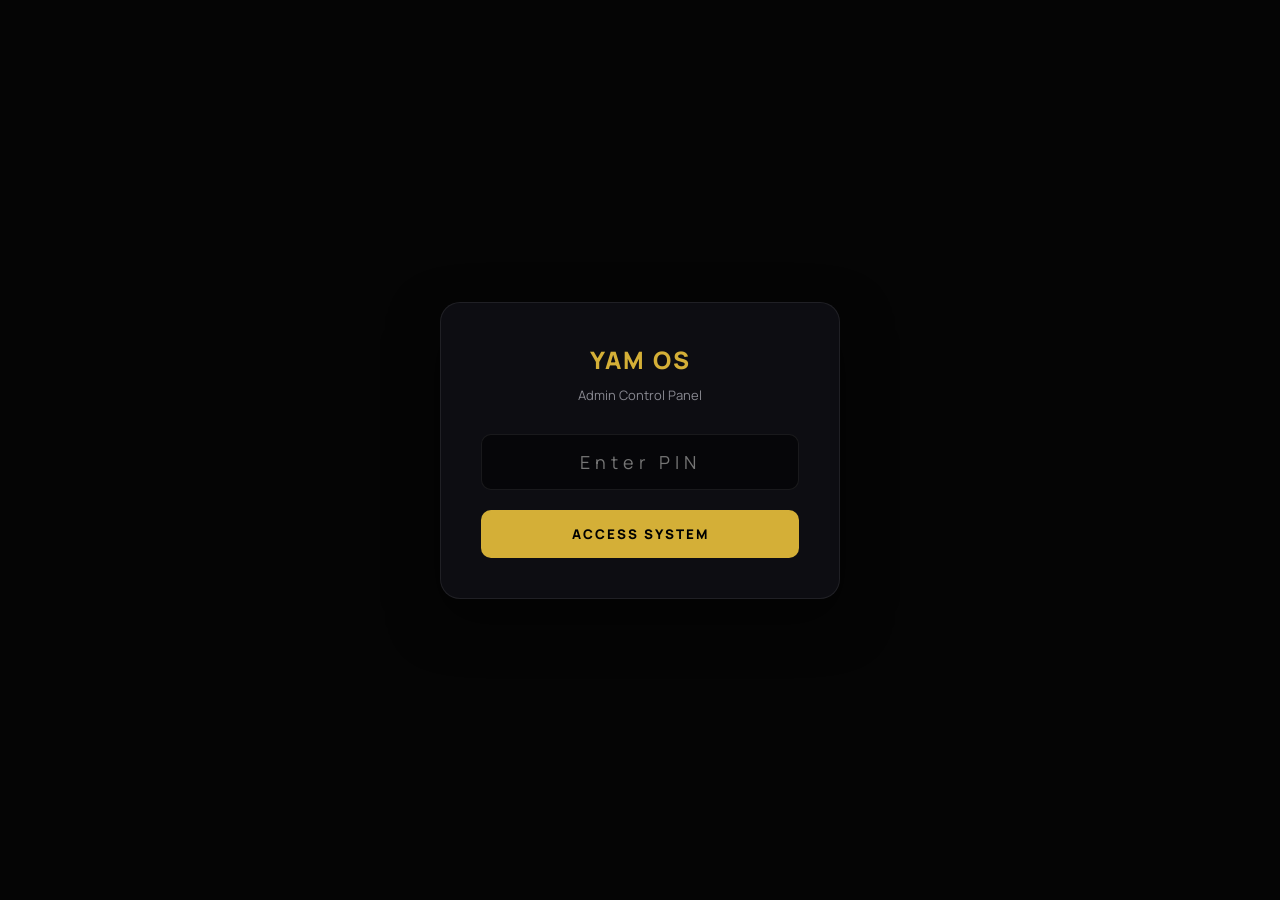
<file: admin.html>
<!DOCTYPE html>
<html lang="en" data-theme="dark">
<head>
    <meta charset="UTF-8">
    <meta name="robots" content="noindex,nofollow">
    <link rel="icon" type="image/png" href="assets/favicon.png">
    <meta name="viewport" content="width=device-width, initial-scale=1.0, maximum-scale=1.0, user-scalable=no">
    <title>Yam OS | Admin Dashboard</title>
    <link href="https://fonts.googleapis.com/css2?family=Manrope:wght@400;500;600;700;800&display=swap" rel="stylesheet">
    
    <style>
        :root {
            --bg-dark: #050505; --bg-panel: #0d0d12; --border-color: rgba(255,255,255,0.08);
            --text-main: #ffffff; --text-muted: #888890; --gold: #d4af37; --gold-hover: #f3dca3;
            --danger: #ff4757; --success: #2ecc71; --sidebar-width: 250px;
        }

        * { margin: 0; padding: 0; box-sizing: border-box; font-family: 'Manrope', sans-serif; }
        body { background: var(--bg-dark); color: var(--text-main); overflow-x: hidden; }

        /* ==========================================================
           1. SECURITY LOGIN
           ========================================================== */
        #login-overlay { position: fixed; inset: 0; background: var(--bg-dark); z-index: 9999; display: flex; align-items: center; justify-content: center; transition: 0.5s ease; }
        .login-box { background: var(--bg-panel); padding: 40px; border-radius: 20px; border: 1px solid var(--border-color); text-align: center; width: 100%; max-width: 400px; box-shadow: 0 20px 50px rgba(0,0,0,0.5); }
        .login-box h2 { color: var(--gold); margin-bottom: 10px; font-weight: 800; letter-spacing: 2px; text-transform: uppercase; }
        .login-box p { color: var(--text-muted); font-size: 13px; margin-bottom: 30px; }
        .login-box input { width: 100%; padding: 15px; background: rgba(0,0,0,0.5); border: 1px solid var(--border-color); border-radius: 10px; color: #fff; text-align: center; font-size: 18px; letter-spacing: 5px; outline: none; margin-bottom: 20px; transition: 0.3s; }
        .login-box input:focus { border-color: var(--gold); }
        .login-box button { width: 100%; padding: 15px; background: var(--gold); color: #000; font-weight: 800; border: none; border-radius: 10px; text-transform: uppercase; letter-spacing: 2px; cursor: pointer; transition: 0.3s; }
        .login-box button:hover { background: var(--gold-hover); transform: translateY(-2px); }
        .login-error { color: var(--danger); font-size: 12px; margin-top: 15px; display: none; }

        /* ==========================================================
           2. LAYOUT & SIDEBAR
           ========================================================== */
        .admin-wrapper { display: flex; height: 100vh; overflow: hidden; opacity: 0; pointer-events: none; transition: 0.5s ease; }
        .admin-wrapper.active { opacity: 1; pointer-events: all; }

        .sidebar { width: var(--sidebar-width); background: var(--bg-panel); border-right: 1px solid var(--border-color); display: flex; flex-direction: column; transition: 0.3s ease; z-index: 100; }
        .sidebar-header { padding: 30px 20px; text-align: center; border-bottom: 1px solid var(--border-color); }
        .sidebar-header h1 { font-size: 22px; font-weight: 800; letter-spacing: 2px; color: var(--gold); }
        .sidebar-header span { font-size: 10px; color: var(--success); text-transform: uppercase; letter-spacing: 1px; }
        
        .nav-links { flex: 1; padding: 20px 0; display: flex; flex-direction: column; gap: 5px; }
        .nav-link { padding: 15px 25px; color: var(--text-muted); font-size: 13px; font-weight: 600; text-transform: uppercase; letter-spacing: 1px; cursor: pointer; display: flex; align-items: center; gap: 15px; transition: 0.3s; border-right: 3px solid transparent; }
        .nav-link svg { width: 18px; height: 18px; stroke: currentColor; stroke-width: 2; fill: none; }
        .nav-link:hover { color: var(--text-main); background: rgba(255,255,255,0.02); }
        .nav-link.active { color: var(--gold); background: rgba(212, 175, 55, 0.05); border-right-color: var(--gold); }
        
        .sidebar-footer { padding: 20px; border-top: 1px solid var(--border-color); }
        .btn-logout { width: 100%; padding: 12px; background: transparent; border: 1px solid var(--border-color); color: var(--text-muted); border-radius: 8px; cursor: pointer; transition: 0.3s; font-weight: 600; }
        .btn-logout:hover { border-color: var(--danger); color: var(--danger); }

        .main-content { flex: 1; overflow-y: auto; background: var(--bg-dark); position: relative; }
        .topbar { padding: 20px 40px; background: rgba(5,5,5,0.9); backdrop-filter: blur(10px); position: sticky; top: 0; z-index: 10; border-bottom: 1px solid var(--border-color); display: flex; justify-content: space-between; align-items: center; }
        .page-title { font-size: 18px; font-weight: 700; color: var(--text-main); }
        
        .mobile-toggle { display: none; background: transparent; border: none; color: var(--gold); cursor: pointer; }
        .mobile-toggle svg { width: 24px; height: 24px; stroke: currentColor; stroke-width: 2; }

        .section-container { padding: 40px; display: none; animation: fadeIn 0.4s ease forwards; }
        .section-container.active { display: block; }
        @keyframes fadeIn { from { opacity: 0; transform: translateY(10px); } to { opacity: 1; transform: translateY(0); } }

        /* ==========================================================
           3. DASHBOARD STATS
           ========================================================== */
        .stats-grid { display: grid; grid-template-columns: repeat(auto-fit, minmax(200px, 1fr)); gap: 20px; margin-bottom: 40px; }
        .stat-card { background: var(--bg-panel); border: 1px solid var(--border-color); padding: 25px; border-radius: 16px; display: flex; flex-direction: column; gap: 10px; }
        .stat-card .icon { color: var(--gold); }
        .stat-card h3 { font-size: 32px; font-weight: 800; }
        .stat-card p { font-size: 12px; color: var(--text-muted); text-transform: uppercase; letter-spacing: 1px; }

        .data-table-wrap { background: var(--bg-panel); border: 1px solid var(--border-color); border-radius: 16px; overflow: hidden; }
        .data-table { width: 100%; border-collapse: collapse; text-align: left; }
        .data-table th { padding: 20px; font-size: 11px; text-transform: uppercase; color: var(--text-muted); border-bottom: 1px solid var(--border-color); background: rgba(0,0,0,0.2); }
        .data-table td { padding: 20px; font-size: 14px; border-bottom: 1px solid var(--border-color); }
        
        /* ==========================================================
           4. FORMS & UPLOAD SYSTEM (Queue + Progress)
           ========================================================== */
        .card { background: var(--bg-panel); border: 1px solid var(--border-color); border-radius: 20px; padding: 30px; margin-bottom: 30px; max-width: 600px; }
        .form-group { margin-bottom: 20px; }
        .form-group label { display: block; font-size: 12px; color: var(--text-muted); margin-bottom: 8px; text-transform: uppercase; letter-spacing: 1px; }
        .form-group input[type="text"], .form-group select { width: 100%; padding: 15px; background: rgba(0,0,0,0.5); border: 1px solid var(--border-color); border-radius: 10px; color: #fff; outline: none; font-size: 15px; }
        .form-group input:focus, .form-group select:focus { border-color: var(--gold); }
        
        .btn-primary { width: 100%; padding: 18px; background: var(--gold); color: #000; font-weight: 800; border: none; border-radius: 10px; cursor: pointer; text-transform: uppercase; letter-spacing: 1px; transition: 0.3s; margin-top: 10px; }
        .btn-primary:disabled { background: #555; cursor: not-allowed; }
        .btn-danger { background: var(--danger); color: #fff; border: none; padding: 8px 15px; border-radius: 5px; cursor: pointer; font-size: 12px; font-weight: bold; }

        /* Media Picker Queue Styles */
        input[type="file"].hidden-file { display: none; }
        .btn-select { display: flex; align-items: center; justify-content: center; gap: 10px; width: 100%; padding: 15px; background: rgba(212, 175, 55, 0.1); border: 1px dashed var(--gold); color: var(--gold); border-radius: 10px; cursor: pointer; font-weight: 600; font-size: 14px; transition: 0.3s; }
        .btn-select:hover { background: rgba(212, 175, 55, 0.2); }
        .queue-container { margin-top: 15px; background: rgba(0,0,0,0.3); border-radius: 10px; max-height: 200px; overflow-y: auto; }
        .queue-item { display: flex; justify-content: space-between; align-items: center; padding: 12px 15px; border-bottom: 1px solid var(--border-color); font-size: 13px; color: #ccc; }
        .remove-btn { color: var(--danger); cursor: pointer; font-weight: bold; font-size: 15px; }
        
        .progress-container { display: none; margin-top: 25px; }
        .progress-text { display: flex; justify-content: space-between; font-size: 12px; margin-bottom: 8px; color: var(--text-muted); }
        .progress-bar { width: 100%; height: 6px; background: #222; border-radius: 10px; overflow: hidden; }
        .progress-fill { height: 100%; width: 0%; background: var(--gold); transition: width 0.3s; }
        
        .result-box { display: none; margin-top: 25px; padding: 20px; background: rgba(46, 204, 113, 0.1); border: 1px solid var(--success); border-radius: 10px; text-align: center; }
        .share-link { background: #000; padding: 12px; border-radius: 5px; color: var(--gold); font-size: 12px; margin: 15px 0; word-break: break-all; border: 1px solid var(--border-color); }
        .btn-copy { padding: 10px 20px; background: var(--gold); color: #000; font-weight: bold; border: none; border-radius: 5px; cursor: pointer; font-size: 11px; text-transform: uppercase; }

        /* CMS Grid */
        .manage-grid { display: grid; grid-template-columns: repeat(auto-fit, minmax(200px, 1fr)); gap: 20px; margin-top: 20px; max-width: 1000px; }
        .manage-item { background: var(--bg-dark); border: 1px solid var(--border-color); border-radius: 12px; overflow: hidden; text-align: center; padding-bottom: 15px; }
        .manage-item img { width: 100%; height: 150px; object-fit: cover; }
        .manage-item h4 { margin: 10px 0 5px; font-size: 14px; }
        .manage-item p { font-size: 11px; color: var(--text-muted); margin-bottom: 10px; text-transform: uppercase; }

        @media (max-width: 900px) {
            .sidebar { position: fixed; left: -100%; height: 100vh; }
            .sidebar.open { left: 0; }
            .mobile-toggle { display: block; }
            .section-container { padding: 20px; }
            .topbar { padding: 15px 20px; }
            .card { padding: 20px; }
        }
    </style>
</head>
<body>

    <!-- 1. SECURITY LOGIN -->
    <div id="login-overlay">
        <div class="login-box">
            <h2>Yam OS</h2>
            <p>Admin Control Panel</p>
            <input type="password" id="admin-pass" placeholder="Enter PIN" autocomplete="off" onkeypress="if(event.key==='Enter') loginAdmin()">
            <button onclick="loginAdmin()">Access System</button>
            <div class="login-error" id="login-error">Incorrect PIN. Access Denied.</div>
        </div>
    </div>

    <!-- 2. MAIN SYSTEM -->
    <div class="admin-wrapper" id="admin-system">
        
        <!-- SIDEBAR -->
        <aside class="sidebar" id="sidebar">
            <div class="sidebar-header">
                <h1>YAM OS</h1>
                <span>System Online</span>
            </div>
            <nav class="nav-links">
                <a class="nav-link active" onclick="switchTab('dashboard', this)">
                    <svg viewBox="0 0 24 24"><rect x="3" y="3" width="7" height="7"></rect><rect x="14" y="3" width="7" height="7"></rect><rect x="14" y="14" width="7" height="7"></rect><rect x="3" y="14" width="7" height="7"></rect></svg> Dashboard
                </a>
                <a class="nav-link" onclick="switchTab('galleries', this)">
                    <svg viewBox="0 0 24 24"><rect x="3" y="3" width="18" height="18" rx="2" ry="2"></rect><circle cx="8.5" cy="8.5" r="1.5"></circle><polyline points="21 15 16 10 5 21"></polyline></svg> VIP Galleries
                </a>
                <a class="nav-link" onclick="switchTab('website', this)">
                    <svg viewBox="0 0 24 24"><rect x="2" y="3" width="20" height="14" rx="2" ry="2"></rect><line x1="8" y1="21" x2="16" y2="21"></line><line x1="12" y1="17" x2="12" y2="21"></line></svg> 🌐 Website CMS
                </a>
            </nav>
            <div class="sidebar-footer">
                <a class="btn-logout" href="index.html" style="display:block;text-align:center;margin-bottom:10px;text-decoration:none">View website</a><button class="btn-logout" onclick="location.reload()">Secure Logout</button>
            </div>
        </aside>

        <!-- MAIN CONTENT -->
        <main class="main-content">
            <header class="topbar">
                <button class="mobile-toggle" onclick="toggleSidebar()">
                    <svg viewBox="0 0 24 24"><line x1="3" y1="12" x2="21" y2="12"></line><line x1="3" y1="6" x2="21" y2="6"></line><line x1="3" y1="18" x2="21" y2="18"></line></svg>
                </button>
                <div class="page-title" id="page-title">Dashboard Overview</div>
            </header>

            <!-- TAB 1: DASHBOARD -->
            <section class="section-container active" id="tab-dashboard">
                <div class="stats-grid">
                    <div class="stat-card">
                        <div class="icon"><svg width="24" height="24" viewBox="0 0 24 24" fill="none" stroke="currentColor" stroke-width="2"><path d="M17 21v-2a4 4 0 0 0-4-4H5a4 4 0 0 0-4 4v2"></path><circle cx="9" cy="7" r="4"></circle><path d="M23 21v-2a4 4 0 0 0-3-3.87"></path><path d="M16 3.13a4 4 0 0 1 0 7.75"></path></svg></div>
                        <h3>Yam Pictures</h3>
                        <p>Super Admin System</p>
                    </div>
                    <div class="stat-card">
                        <div class="icon"><svg width="24" height="24" viewBox="0 0 24 24" fill="none" stroke="currentColor" stroke-width="2"><rect x="3" y="3" width="18" height="18" rx="2" ry="2"></rect><circle cx="8.5" cy="8.5" r="1.5"></circle><polyline points="21 15 16 10 5 21"></polyline></svg></div>
                        <h3>Unlimited</h3>
                        <p>Cloud Storage (Telegram)</p>
                    </div>
                </div>

                <div class="card" style="max-width:100%;">
                    <h2 style="color:var(--gold);">Welcome to Yam OS</h2>
                    <p style="color:var(--text-muted); margin-top:10px; font-size: 14px;">Select a tool from the sidebar. You can upload thousands of photos to Client VIP Galleries or update your live website Portfolio directly from here.</p>
                </div>
            </section>

            <!-- TAB 2: VIP GALLERIES (Queue Upload) -->
            <section class="section-container" id="tab-galleries">
                <div class="card">
                    <h2 style="color: var(--gold); margin-bottom: 5px;">Create VIP Gallery</h2>
                    <p style="color: var(--text-muted); font-size: 12px; margin-bottom: 25px;">Upload original quality photos directly to the client's secure album.</p>

                    <div class="form-group">
                        <label>Album ID (Client Name)</label>
                        <input type="text" id="vip-album-id" placeholder="E.g. ALMAZ_WEDDING" oninput="this.value = this.value.toUpperCase().replace(/\s+/g, '_')">
                    </div>

                    <div class="form-group">
                        <label>Queue Photos</label>
                        <!-- Media Picker -->
                        <input type="file" id="vip-files" class="hidden-file" multiple accept="image/*" onchange="handleVipFileSelect(event)">
                        
                        <label for="vip-files" class="btn-select">
                            <svg width="20" height="20" viewBox="0 0 24 24" fill="none" stroke="currentColor" stroke-width="2"><rect x="3" y="3" width="18" height="18" rx="2" ry="2"></rect><circle cx="8.5" cy="8.5" r="1.5"></circle><polyline points="21 15 16 10 5 21"></polyline></svg>
                            Open Media Picker
                        </label>
                        
                        <div class="queue-container" id="vip-queue-list"></div>
                        <div id="vip-file-count" style="margin-top: 10px; font-size: 12px; color: var(--gold); font-weight: bold; text-align: center;">0 photos ready</div>
                    </div>

                    <button class="btn-primary" id="btn-vip-upload" onclick="startVipUpload()">Upload to Cloud</button>

                    <div class="progress-container" id="vip-progress">
                        <div class="progress-text"><span id="vip-status">Uploading Original Quality...</span><span id="vip-count">0 / 0</span></div>
                        <div class="progress-bar"><div class="progress-fill" id="vip-fill"></div></div>
                    </div>

                    <div class="result-box" id="vip-result">
                        <h3 style="color: var(--success); margin-bottom: 10px;">✅ VIP Album Created!</h3>
                        <p style="font-size:12px; color:var(--text-muted);">Send this secure link to your client:</p>
                        <div class="share-link" id="vip-share-url"></div>
                        <button class="btn-copy" onclick="copyVipLink()">Copy Link</button>
                    </div>
                </div>
            </section>

            <!-- TAB 3: WEBSITE CMS (Home & Portfolio Manager) -->
            <section class="section-container" id="tab-website">
                
                <!-- Upload to Website -->
                <div class="card">
                    <h2 style="color: var(--gold); margin-bottom: 5px;">Publish to Website</h2>
                    <p style="color: var(--text-muted); font-size: 12px; margin-bottom: 25px;">Add new works to your live Portfolio and Home page.</p>
                    
                    <div class="form-group">
                        <label>Photo Title (e.g. Abebe & Almaz)</label>
                        <input type="text" id="port-title" placeholder="Enter title...">
                    </div>
                    
                    <div class="form-group">
                        <label>Category</label>
                        <select id="port-category">
                            <option value="wedding">Wedding</option>
                            <option value="corporate">Corporate</option>
                            <option value="commercial">Commercial</option>
                        </select>
                    </div>
                    
                    <div class="form-group">
                        <label>Select ONE Best Photo</label>
                        <input type="file" id="port-file" class="hidden-file" accept="image/*" onchange="document.getElementById('port-file-name').innerText = 'Selected: ' + this.files[0].name;">
                        <label for="port-file" class="btn-select">
                            <svg width="20" height="20" viewBox="0 0 24 24" fill="none" stroke="currentColor" stroke-width="2"><path d="M21 15v4a2 2 0 0 1-2 2H5a2 2 0 0 1-2-2v-4"></path><polyline points="17 8 12 3 7 8"></polyline><line x1="12" y1="3" x2="12" y2="15"></line></svg>
                            Choose Photo
                        </label>
                        <div id="port-file-name" style="margin-top:10px; font-size:12px; color:var(--gold); text-align:center;"></div>
                    </div>
                    
                    <button class="btn-primary" id="btn-port-upload" onclick="publishPortfolio()">Publish to Website</button>
                    <p id="port-status" style="margin-top: 15px; font-size: 13px; color: var(--success); text-align: center;"></p>
                </div>

                <!-- Manage Live Website -->
                <div class="card" style="max-width: 100%;">
                    <h2 style="margin-bottom: 10px;">Live Website Content</h2>
                    <p style="color: var(--text-muted); font-size: 12px; margin-bottom: 20px;">Photos currently live on your Portfolio page.</p>
                    <button onclick="loadPortfolioItems()" style="padding: 10px 20px; background: #222; color: #fff; border: 1px solid #444; border-radius: 8px; cursor: pointer; font-size: 12px; font-weight: bold;">Refresh Live Content</button>
                    
                    <div class="manage-grid" id="live-content-grid">
                        <!-- Loaded via JS -->
                    </div>
                </div>

            </section>
        </main>
    </div>

    <!-- JAVASCRIPT LOGIC -->
    <script>
        // 🔴 የአንተ Cloudflare API
        const API_URL = "https://yam-api.epocadia.workers.dev/api";

        // =====================================
        // SECURITY & UI NAVIGATION
        // =====================================
        function loginAdmin() {
            if(document.getElementById('admin-pass').value === "yam2026") {
                document.getElementById('login-overlay').style.opacity = '0';
                setTimeout(() => {
                    document.getElementById('login-overlay').style.display = 'none';
                    document.getElementById('admin-system').classList.add('active');
                }, 500);
            } else {
                document.getElementById('login-error').style.display = 'block';
            }
        }

        function switchTab(tabId, element) {
            document.querySelectorAll('.nav-link').forEach(el => el.classList.remove('active'));
            element.classList.add('active');
            document.getElementById('page-title').innerText = element.innerText;
            document.querySelectorAll('.section-container').forEach(el => el.classList.remove('active'));
            document.getElementById('tab-' + tabId).classList.add('active');
            document.getElementById('sidebar').classList.remove('open');

            if(tabId === 'website') loadPortfolioItems(); // Fetch live items automatically
        }

        function toggleSidebar() { document.getElementById('sidebar').classList.toggle('open'); }

        // =====================================
        // VIP GALLERY QUEUE UPLOAD SYSTEM
        // =====================================
        let vipQueue = [];

        function handleVipFileSelect(event) {
            const files = Array.from(event.target.files);
            vipQueue = vipQueue.concat(files);
            event.target.value = ""; 
            renderVipQueue();
        }

        function removeVipFile(index) {
            vipQueue.splice(index, 1);
            renderVipQueue();
        }

        function renderVipQueue() {
            const queueList = document.getElementById('vip-queue-list');
            const fileCount = document.getElementById('vip-file-count');
            queueList.innerHTML = '';
            
            vipQueue.forEach((file, index) => {
                const item = document.createElement('div');
                item.className = 'queue-item';
                const shortName = file.name.length > 20 ? file.name.substring(0, 20) + '...' : file.name;
                const fileSize = (file.size / (1024 * 1024)).toFixed(1);
                
                item.innerHTML = `<span>📸 ${shortName} <small style="color:#777;">(${fileSize}MB)</small></span>
                                  <span class="remove-btn" onclick="removeVipFile(${index})">✕</span>`;
                queueList.appendChild(item);
            });
            fileCount.innerText = vipQueue.length > 0 ? `${vipQueue.length} photos ready` : "0 photos ready";
        }

        async function startVipUpload() {
            const albumId = document.getElementById('vip-album-id').value;
            if (!albumId) return alert("Please enter an Album ID (Client Name).");
            if (vipQueue.length === 0) return alert("Please add photos to the queue.");

            const btn = document.getElementById('btn-vip-upload');
            const progressContainer = document.getElementById('vip-progress');
            const progressFill = document.getElementById('vip-fill');
            const progressCount = document.getElementById('vip-count');
            const resultBox = document.getElementById('vip-result');
            
            btn.disabled = true; btn.innerText = "Processing Cloud Upload...";
            progressContainer.style.display = 'block'; resultBox.style.display = 'none';

            let successCount = 0; const totalFiles = vipQueue.length;

            for (let i = 0; i < totalFiles; i++) {
                const formData = new FormData();
                formData.append("clientId", albumId);
                formData.append("file", vipQueue[i]);

                try {
                    const response = await fetch(API_URL + "/upload", { method: "POST", body: formData });
                    if (response.ok) successCount++;
                } catch (error) { console.error("Upload error", i); }

                progressCount.innerText = `${i + 1} / ${totalFiles}`;
                progressFill.style.width = `${((i + 1) / totalFiles) * 100}%`;
            }

            btn.innerText = "Upload Complete!";
            
            if(successCount > 0) {
                let currentUrl = window.location.href;
                let basePath = currentUrl.substring(0, currentUrl.lastIndexOf("/"));
                let directLink = `${basePath}/gallery.html?id=${albumId}`;

                document.getElementById('vip-share-url').innerText = directLink;
                resultBox.style.display = 'block';
                
                vipQueue = []; renderVipQueue();
                setTimeout(() => { btn.disabled = false; btn.innerText = "Create Another Gallery"; }, 3000);
            } else {
                alert("Upload failed. Check internet.");
                btn.disabled = false; btn.innerText = "Retry Upload";
            }
        }

        function copyVipLink() {
            navigator.clipboard.writeText(document.getElementById('vip-share-url').innerText);
            alert("VIP Client Link Copied!");
        }

        // =====================================
        // WEBSITE CMS (PORTFOLIO UPLOAD & DELETE)
        // =====================================
        async function publishPortfolio() {
            const title = document.getElementById('port-title').value;
            const category = document.getElementById('port-category').value;
            const fileInput = document.getElementById('port-file');

            if (!title || fileInput.files.length === 0) return alert("Please enter title and select a photo.");

            const btn = document.getElementById('btn-port-upload');
            const status = document.getElementById('port-status');
            btn.disabled = true; btn.innerText = "Publishing to Website...";

            const formData = new FormData();
            formData.append("title", title);
            formData.append("category", category);
            formData.append("file", fileInput.files[0]);

            try {
                const response = await fetch(API_URL + "/portfolio", { method: "POST", body: formData });
                if (response.ok) {
                    status.innerText = "✅ Successfully published to Live Website!";
                    document.getElementById('port-title').value = "";
                    document.getElementById('port-file-name').innerText = "";
                    fileInput.value = "";
                    loadPortfolioItems(); 
                } else {
                    alert("Error publishing.");
                }
            } catch (e) { alert("Network error"); }

            btn.disabled = false; btn.innerText = "Publish to Website";
            setTimeout(() => { status.innerText = ""; }, 4000);
        }

        async function loadPortfolioItems() {
            const grid = document.getElementById('live-content-grid');
            grid.innerHTML = "<p style='color:#888; grid-column: 1/-1; text-align: center;'>Loading live content from server...</p>";

            try {
                const response = await fetch(API_URL + "/portfolio");
                const items = await response.json();
                
                if (items.length === 0) {
                    grid.innerHTML = "<p style='grid-column: 1/-1; text-align: center;'>No photos published yet.</p>";
                    return;
                }

                grid.innerHTML = "";
                items.forEach(item => {
                    grid.innerHTML += `
                        <div class="manage-item" id="item-${item.id}">
                            <img src="${item.imageUrl}" alt="${item.title}">
                            <h4>${item.title}</h4>
                            <p>${item.category}</p>
                            <button class="btn-danger" onclick="deletePortfolioItem('${item.id}')">Delete from Site 🗑️</button>
                        </div>
                    `;
                });
            } catch (e) {
                grid.innerHTML = "<p style='color:red; grid-column: 1/-1; text-align: center;'>Failed to load content.</p>";
            }
        }

        async function deletePortfolioItem(id) {
            if(!confirm("Are you sure you want to delete this from the public website?")) return;

            document.getElementById('item-' + id).style.opacity = '0.5';

            try {
                await fetch(API_URL + "/portfolio", { 
                    method: "DELETE", 
                    headers: { "Content-Type": "application/json" },
                    body: JSON.stringify({ id: id }) 
                });
                document.getElementById('item-' + id).remove();
            } catch (e) {
                alert("Failed to delete.");
                document.getElementById('item-' + id).style.opacity = '1';
            }
        }
    </script>
</body>
</html>
</file>
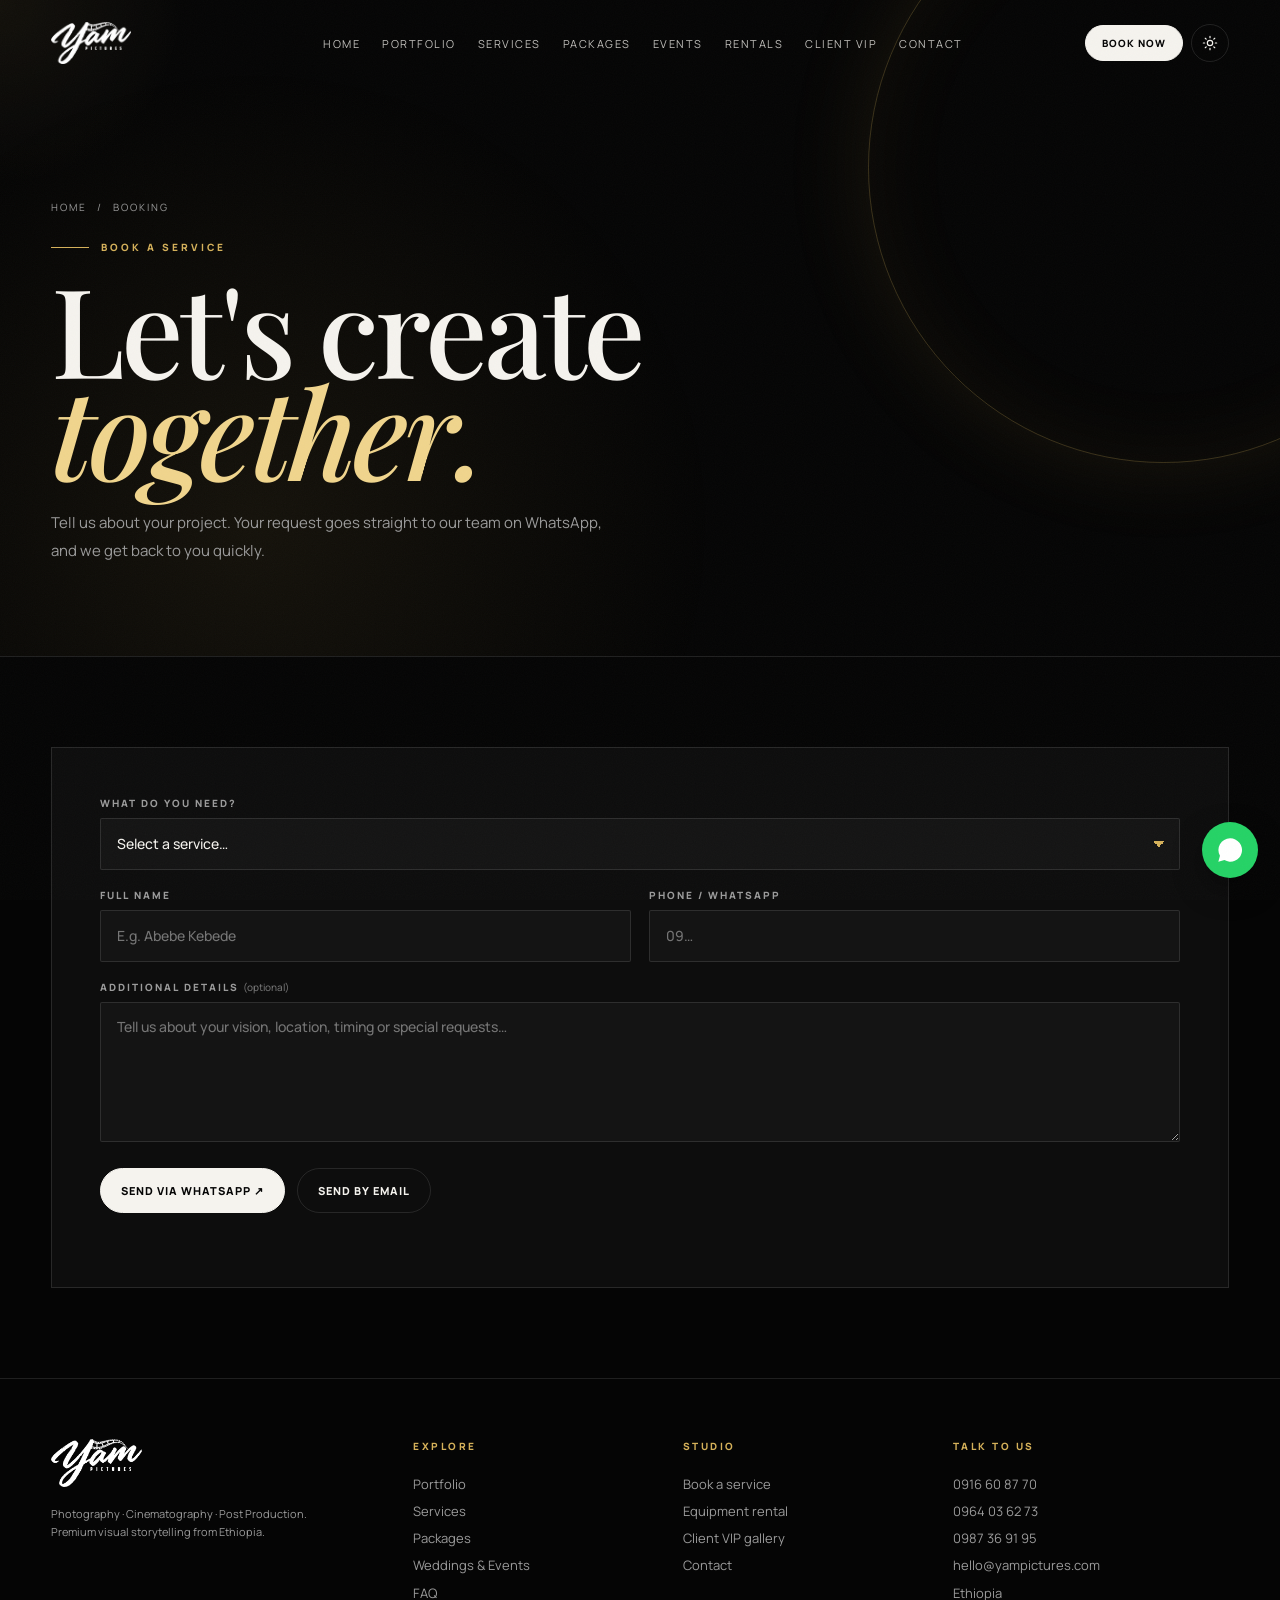
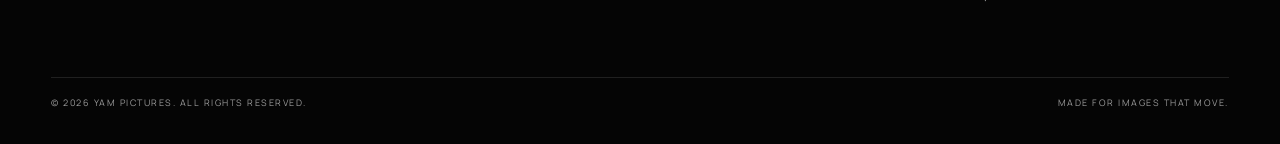
<file: booking.html>
<!DOCTYPE html>
<html lang="en" data-theme="dark">
<head>
<meta charset="UTF-8">
<meta name="viewport" content="width=device-width,initial-scale=1">
<title>Book a Service — YAM PICTURES</title>
<meta name="description" content="Book wedding, event, corporate or equipment-rental services with YAM PICTURES. Requests go directly to our team on WhatsApp.">
<meta name="theme-color" content="#050505">
<meta property="og:title" content="Book a Service — YAM PICTURES"><meta property="og:description" content="Book wedding, event, corporate or equipment-rental services with YAM PICTURES. Requests go directly to our team on WhatsApp."><meta property="og:type" content="website"><meta property="og:image" content="assets/yam-logo.png">
<link rel="icon" type="image/png" href="assets/favicon.png"><link rel="apple-touch-icon" href="assets/favicon.png">
<link rel="preconnect" href="https://fonts.googleapis.com"><link rel="preconnect" href="https://fonts.gstatic.com" crossorigin>
<link href="https://fonts.googleapis.com/css2?family=Manrope:wght@300;400;500;600;700;800&family=Playfair+Display:ital,wght@0,400;0,500;0,600;0,700;1,400;1,500&display=swap" rel="stylesheet">
<script>try{document.documentElement.dataset.theme=localStorage.getItem('yam-theme')||'dark'}catch(e){}</script>
<link rel="stylesheet" href="assets/style.css">
</head>
<body>
<a class="skip" href="#main">Skip to content</a>
<div class="noise"></div><div class="cursor" id="cursor"></div><div class="progress" id="progress"></div>
<header id="header"><a class="logo" href="index.html" aria-label="YAM PICTURES — home"><img src="assets/yam-logo.png" alt="YAM PICTURES"></a>
<nav aria-label="Main"><a href="index.html">Home</a><a href="portfolio.html">Portfolio</a><a href="services.html">Services</a><a href="packages.html">Packages</a><a href="ceremonies.html">Events</a><a href="rentals.html">Rentals</a><a href="gallery-login.html">Client VIP</a><a href="contact.html">Contact</a></nav>
<div class="tools"><a class="btn primary nav-cta" href="booking.html" style="padding:10px 16px;font-size:10px">Book now</a><button class="tool" id="theme" type="button" aria-label="Toggle theme"></button><button class="tool menu" id="menu" type="button" aria-label="Open menu" aria-expanded="false" aria-controls="mnav">☰</button></div></header>
<div class="mnav" id="mnav"><a href="index.html">Home<small>01</small></a><a href="portfolio.html">Portfolio<small>02</small></a><a href="services.html">Services<small>03</small></a><a href="packages.html">Packages<small>04</small></a><a href="ceremonies.html">Events<small>05</small></a><a href="rentals.html">Rentals<small>06</small></a><a href="gallery-login.html">Client VIP<small>07</small></a><a href="contact.html">Contact<small>08</small></a><a class="btn primary" href="booking.html">Book now ↗</a></div>
<main id="main"><section class="page-hero"><div class="wrap"><div class="crumbs"><a href="index.html">Home</a><span>/</span><span>Booking</span></div><div class="eyebrow">Book a service</div><h1>Let's create<br><em>together.</em></h1><p class="lead">Tell us about your project. Your request goes straight to our team on WhatsApp, and we get back to you quickly.</p></div></section>
<section class="section tight wrap"><div class="form-card reveal"><div class="fgrid">
<div class="fg full"><label for="service">What do you need?</label><select id="service" required><option value="" disabled selected>Select a service…</option><option value="wedding">Wedding / Engagement — Photo &amp; Film</option><option value="event">Event (graduation, birthday, private)</option><option value="corporate">Corporate / Commercial</option><option value="rental">Equipment Rental</option><option value="other">Other photo / video project</option></select><span class="err">Please choose a service.</span></div>
<div class="fg"><label for="name">Full name</label><input id="name" autocomplete="name" placeholder="E.g. Abebe Kebede" required><span class="err">Please enter your name.</span></div>
<div class="fg"><label for="phone">Phone / WhatsApp</label><input id="phone" type="tel" autocomplete="tel" placeholder="09…" required><span class="err">Please enter a phone number.</span></div>
<div class="dyn" id="f-wedding"><div class="fg"><label for="couple">Groom &amp; bride names</label><input id="couple" placeholder="E.g. Abebe &amp; Almaz"></div></div>
<div class="dyn" id="f-event"><div class="fg"><label for="evtype">Event type</label><input id="evtype" placeholder="Graduation, birthday…"></div></div>
<div class="dyn" id="f-date"><div class="fg"><label for="date">Date</label><input id="date" type="date"></div></div>
<div class="fg full" id="wp-wrap"><label for="wedding-plan">Wedding package <em>(optional)</em></label><select id="wedding-plan"><option value="Not sure yet">Not sure yet</option><option value="Essential (35,000 ETB)">Essential — 35,000 ETB</option><option value="Classic (42,000 ETB)">Classic — 42,000 ETB</option><option value="Premium (50,000 ETB)">Premium — 50,000 ETB</option></select></div>
<div class="dyn" id="f-corporate"><div class="fg"><label for="company">Company / brand</label><input id="company" placeholder="Your brand"></div><div class="fg"><label for="corp-plan">Plan</label><select id="corp-plan"><option>Starter</option><option>Growth</option><option>Enterprise</option><option>Custom</option></select></div></div>
<div class="dyn" id="f-rental"><div class="fg full" style="grid-column:1/-1"><label for="gear">Gear you need</label><input id="gear" placeholder="Cameras, lenses, sound, lighting…"></div></div>
<div class="fg full"><label for="details">Additional details <em>(optional)</em></label><textarea id="details" placeholder="Tell us about your vision, location, timing or special requests…"></textarea></div></div>
<div class="form-actions"><button class="btn primary mag" id="send-wa" type="button">Send via WhatsApp ↗</button><button class="btn mag" id="send-mail" type="button">Send by email</button></div><p class="form-status" role="status" aria-live="polite"></p></div></section></main>
<footer><div class="wrap"><div class="footer-grid"><div><div class="footer-logo"><img src="assets/yam-logo.png" alt="YAM PICTURES"></div><p class="footer-copy" style="margin-top:18px;max-width:280px">Photography · Cinematography · Post Production.<br>Premium visual storytelling from Ethiopia.</p></div>
<div><h4>Explore</h4><a href="portfolio.html">Portfolio</a><a href="services.html">Services</a><a href="packages.html">Packages</a><a href="ceremonies.html">Weddings &amp; Events</a><a href="faq.html">FAQ</a></div>
<div><h4>Studio</h4><a href="booking.html">Book a service</a><a href="rentals.html">Equipment rental</a><a href="gallery-login.html">Client VIP gallery</a><a href="contact.html">Contact</a></div>
<div><h4>Talk to us</h4><a href="tel:0916608770">0916 60 87 70</a><a href="tel:0964036273">0964 03 62 73</a><a href="tel:0987369195">0987 36 91 95</a><a href="mailto:hello@yampictures.com">hello@yampictures.com</a><span>Ethiopia</span></div></div>
<div class="footer-bottom"><span>© <span data-year>2026</span> YAM PICTURES. All rights reserved.</span><span>Made for images that move.</span></div></div></footer>
<a class="wa" href="https://wa.me/251916608770" target="_blank" rel="noopener" aria-label="Chat on WhatsApp"><svg viewBox="0 0 24 24" fill="currentColor"><path d="M17.5 14.4c-.3-.1-1.7-.8-2-.9-.3-.1-.5-.1-.7.1-.2.3-.8.9-.9 1.1-.2.2-.3.2-.6.1-.3-.1-1.2-.4-2.3-1.4-.8-.7-1.4-1.6-1.6-1.9-.2-.3 0-.4.1-.6l.4-.5c.1-.2.2-.3.3-.5.1-.2 0-.4 0-.5-.1-.1-.7-1.6-.9-2.2-.2-.6-.5-.5-.7-.5h-.6c-.2 0-.5.1-.8.4-.3.3-1 1-1 2.5s1.1 2.9 1.2 3.1c.1.2 2.1 3.2 5.1 4.5.7.3 1.3.5 1.7.6.7.2 1.4.2 1.9.1.6-.1 1.7-.7 2-1.4.2-.7.2-1.3.2-1.4-.1-.1-.3-.2-.6-.3zM12 2a10 10 0 0 0-8.6 15L2 22l5.2-1.4A10 10 0 1 0 12 2z"/></svg></a>
<button class="to-top" id="toTop" type="button" aria-label="Back to top">↑</button>
<script src="assets/app.js"></script>
<script>
const $=id=>document.getElementById(id),WA='251916608770';
const sel=$('service');
function toggle(){const v=sel.value;$('wp-wrap').style.display=v==='wedding'?'grid':'none';['wedding','corporate','rental','event'].forEach(k=>{const e=$('f-'+k);if(e)e.classList.toggle('show',(k===v)||(k==='event'&&v==='event'))});$('f-date').classList.toggle('show',v==='wedding'||v==='event')}
sel.addEventListener('change',toggle);
const p=new URLSearchParams(location.search),sv=p.get('service'),pl=p.get('plan');
if(sv&&[...sel.options].some(o=>o.value===sv)){sel.value=sv;if(pl){const c=pl[0].toUpperCase()+pl.slice(1);if(sv==='wedding')[...$('wedding-plan').options].forEach((o,i)=>{if(o.text.includes(c))$('wedding-plan').selectedIndex=i});if(sv==='corporate')$('corp-plan').value=c}}
toggle();
const st=document.querySelector('.form-status');
function check(){let ok=true;['service','name','phone'].forEach(id=>{const el=$(id),bad=!el.value.trim();el.closest('.fg').classList.toggle('bad',bad);el.setAttribute('aria-invalid',bad);if(bad)ok=false});return ok}
function build(){const s=sel.value,L=['*NEW BOOKING REQUEST* 🎬','','Name: '+$('name').value,'Phone: '+$('phone').value,'Service: '+sel.options[sel.selectedIndex].text.replace(/^\S+\s/,'')];
if(s==='wedding'){L.push('Couple: '+($('couple').value||'-'),'Date: '+($('date').value||'-'),'Package: '+$('wedding-plan').value)}
if(s==='event'){L.push('Event: '+($('evtype').value||'-'),'Date: '+($('date').value||'-'))}
if(s==='corporate'){L.push('Company: '+($('company').value||'-'),'Plan: '+$('corp-plan').value)}
if(s==='rental'){L.push('Gear: '+($('gear').value||'-'))}
if($('details').value.trim())L.push('','Details:',$('details').value.trim());return L.join('\n')}
$('send-wa').onclick=()=>{if(!check()){st.className='form-status bad';st.textContent='Please fill in the highlighted required fields.';return}st.className='form-status ok';st.textContent='Opening WhatsApp — press send to complete your request.';window.open('https://wa.me/'+WA+'?text='+encodeURIComponent(build()),'_blank','noopener')};
$('send-mail').onclick=()=>{if(!check()){st.className='form-status bad';st.textContent='Please fill in the highlighted required fields.';return}location.href='mailto:hello@yampictures.com?subject='+encodeURIComponent('Booking request — '+$('name').value)+'&body='+encodeURIComponent(build().replace(/\*/g,''))};
</script>
</body>
</html>
</file>
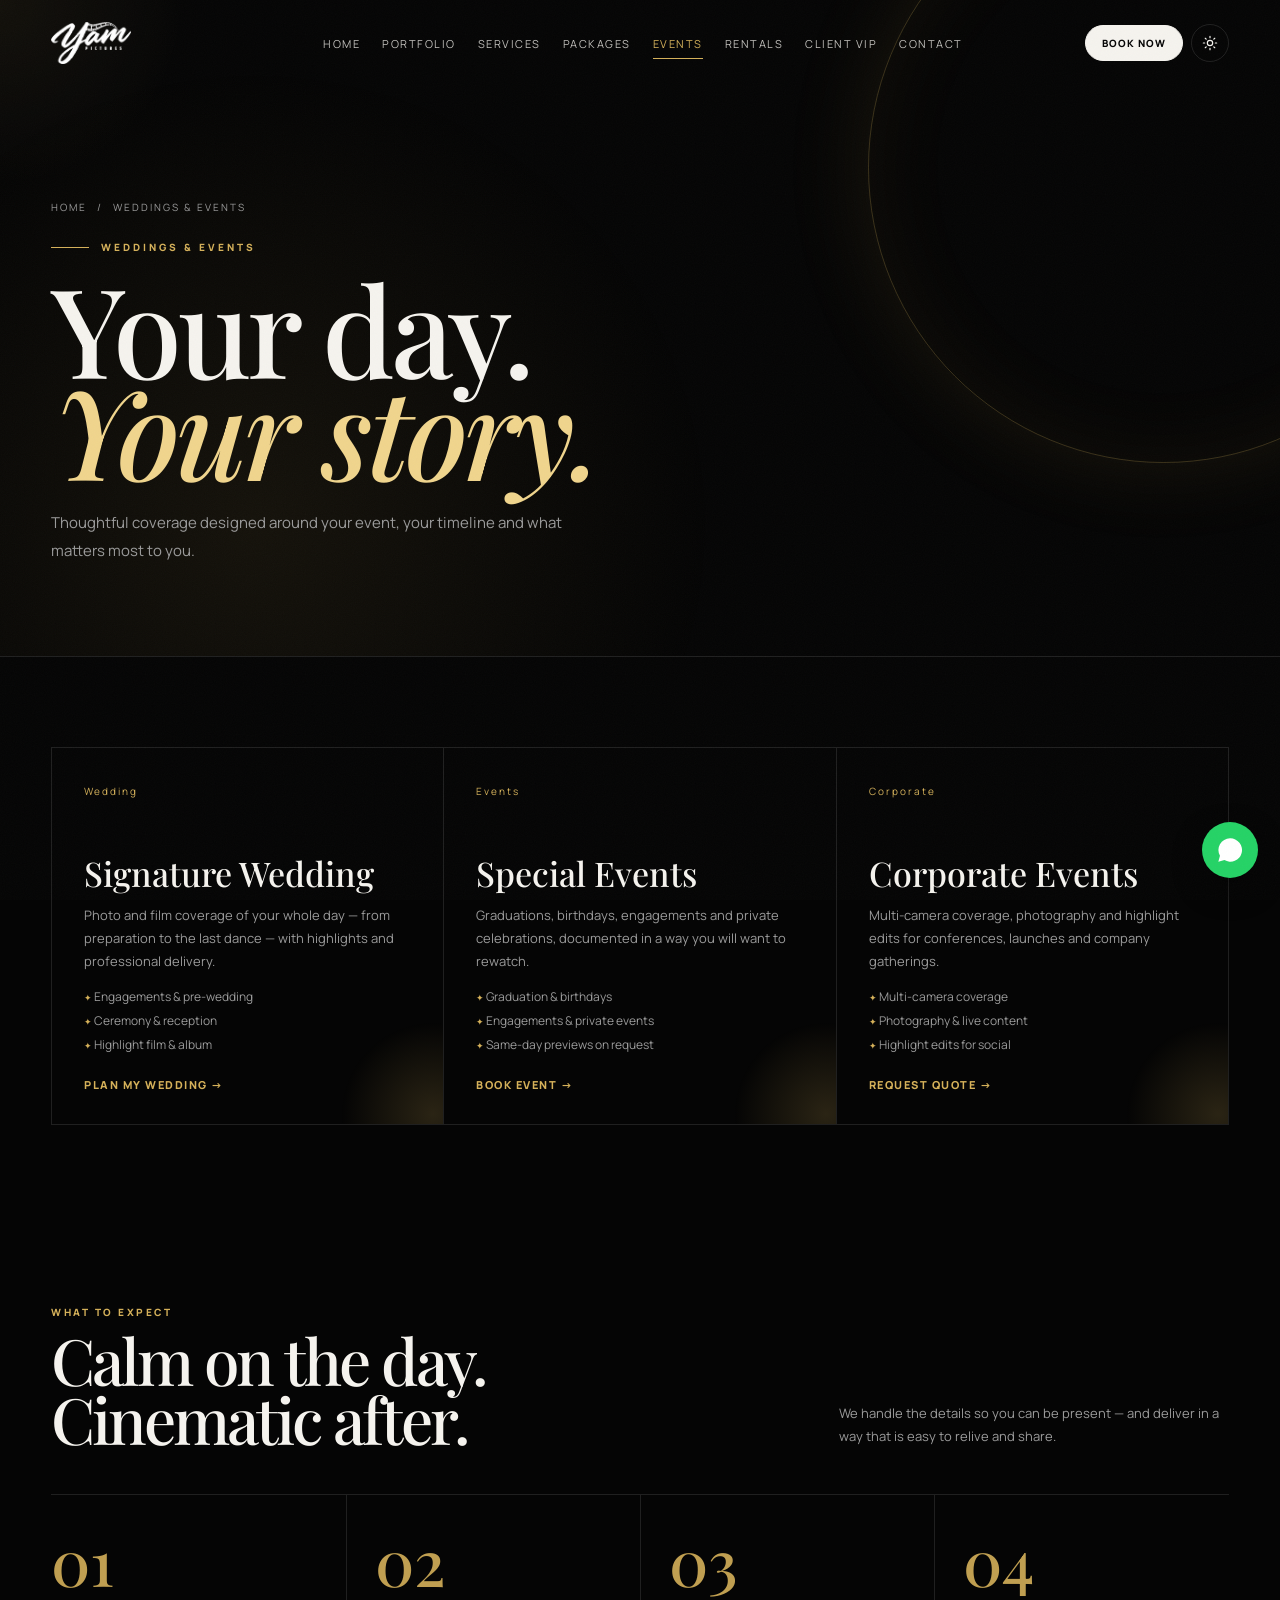
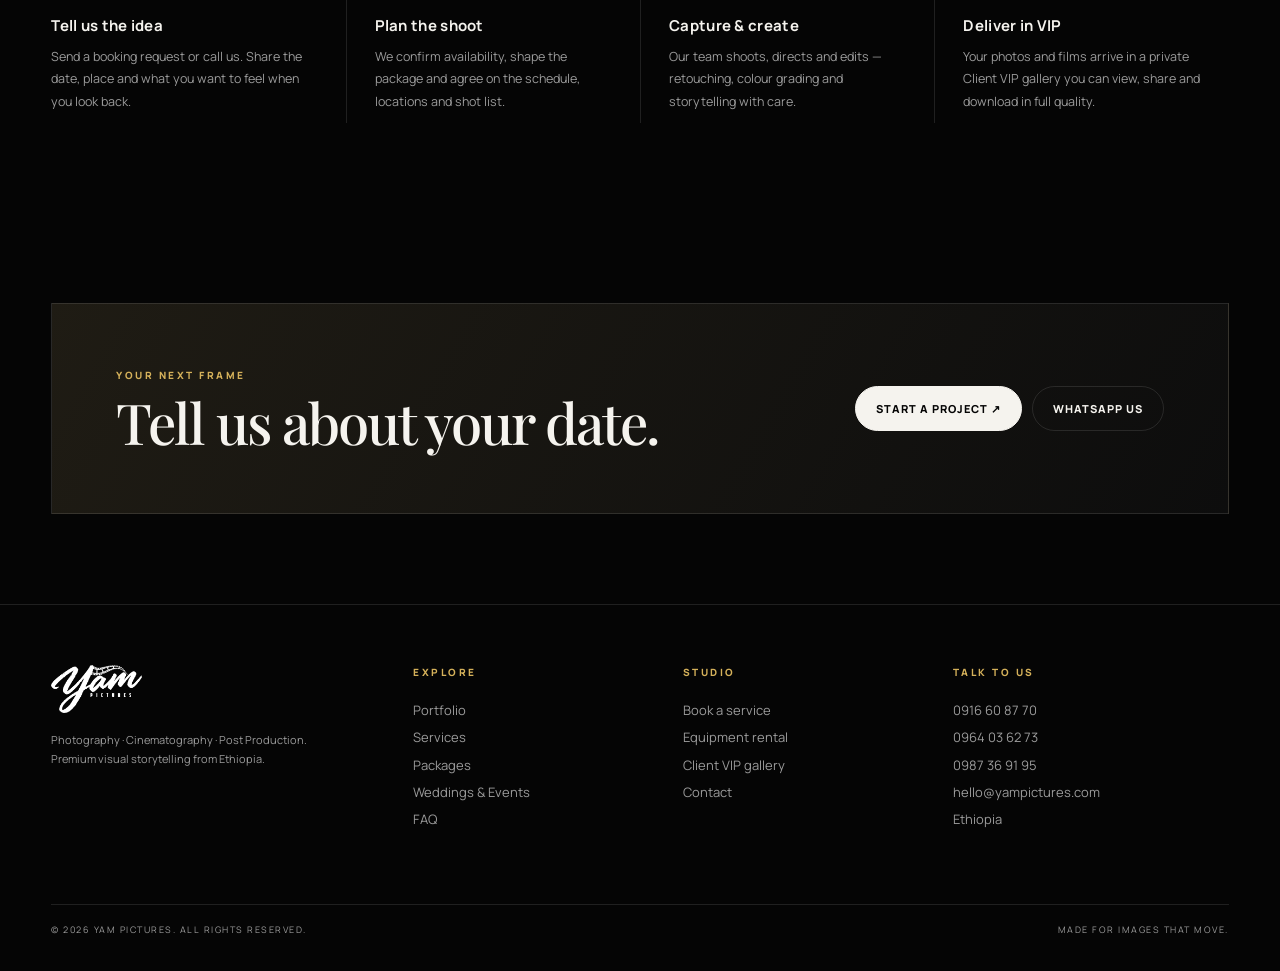
<file: ceremonies.html>
<!DOCTYPE html>
<html lang="en" data-theme="dark">
<head>
<meta charset="UTF-8">
<meta name="viewport" content="width=device-width,initial-scale=1">
<title>Weddings & Events — YAM PICTURES</title>
<meta name="description" content="Wedding, event and corporate photo and film coverage by YAM PICTURES.">
<meta name="theme-color" content="#050505">
<meta property="og:title" content="Weddings & Events — YAM PICTURES"><meta property="og:description" content="Wedding, event and corporate photo and film coverage by YAM PICTURES."><meta property="og:type" content="website"><meta property="og:image" content="assets/yam-logo.png">
<link rel="icon" type="image/png" href="assets/favicon.png"><link rel="apple-touch-icon" href="assets/favicon.png">
<link rel="preconnect" href="https://fonts.googleapis.com"><link rel="preconnect" href="https://fonts.gstatic.com" crossorigin>
<link href="https://fonts.googleapis.com/css2?family=Manrope:wght@300;400;500;600;700;800&family=Playfair+Display:ital,wght@0,400;0,500;0,600;0,700;1,400;1,500&display=swap" rel="stylesheet">
<script>try{document.documentElement.dataset.theme=localStorage.getItem('yam-theme')||'dark'}catch(e){}</script>
<link rel="stylesheet" href="assets/style.css">
</head>
<body>
<a class="skip" href="#main">Skip to content</a>
<div class="noise"></div><div class="cursor" id="cursor"></div><div class="progress" id="progress"></div>
<header id="header"><a class="logo" href="index.html" aria-label="YAM PICTURES — home"><img src="assets/yam-logo.png" alt="YAM PICTURES"></a>
<nav aria-label="Main"><a href="index.html">Home</a><a href="portfolio.html">Portfolio</a><a href="services.html">Services</a><a href="packages.html">Packages</a><a href="ceremonies.html" class=active aria-current=page>Events</a><a href="rentals.html">Rentals</a><a href="gallery-login.html">Client VIP</a><a href="contact.html">Contact</a></nav>
<div class="tools"><a class="btn primary nav-cta" href="booking.html" style="padding:10px 16px;font-size:10px">Book now</a><button class="tool" id="theme" type="button" aria-label="Toggle theme"></button><button class="tool menu" id="menu" type="button" aria-label="Open menu" aria-expanded="false" aria-controls="mnav">☰</button></div></header>
<div class="mnav" id="mnav"><a href="index.html">Home<small>01</small></a><a href="portfolio.html">Portfolio<small>02</small></a><a href="services.html">Services<small>03</small></a><a href="packages.html">Packages<small>04</small></a><a href="ceremonies.html" class=active>Events<small>05</small></a><a href="rentals.html">Rentals<small>06</small></a><a href="gallery-login.html">Client VIP<small>07</small></a><a href="contact.html">Contact<small>08</small></a><a class="btn primary" href="booking.html">Book now ↗</a></div>
<main id="main"><section class="page-hero"><div class="wrap"><div class="crumbs"><a href="index.html">Home</a><span>/</span><span>Weddings & Events</span></div><div class="eyebrow">Weddings & events</div><h1>Your day.<br><em>Your story.</em></h1><p class="lead">Thoughtful coverage designed around your event, your timeline and what matters most to you.</p></div></section><section class="section tight wrap"><div class="svc-grid"><div class="svc reveal"><span class="service-num">Wedding</span><h3>Signature Wedding</h3><p>Photo and film coverage of your whole day — from preparation to the last dance — with highlights and professional delivery.</p><ul><li>Engagements & pre-wedding</li><li>Ceremony & reception</li><li>Highlight film & album</li></ul><a class="link-arrow" href="booking.html?service=wedding">Plan my wedding →</a></div><div class="svc reveal"><span class="service-num">Events</span><h3>Special Events</h3><p>Graduations, birthdays, engagements and private celebrations, documented in a way you will want to rewatch.</p><ul><li>Graduation & birthdays</li><li>Engagements & private events</li><li>Same-day previews on request</li></ul><a class="link-arrow" href="booking.html?service=event">Book event →</a></div><div class="svc reveal"><span class="service-num">Corporate</span><h3>Corporate Events</h3><p>Multi-camera coverage, photography and highlight edits for conferences, launches and company gatherings.</p><ul><li>Multi-camera coverage</li><li>Photography & live content</li><li>Highlight edits for social</li></ul><a class="link-arrow" href="booking.html?service=corporate">Request quote →</a></div></div></section><section class="section tight wrap"><div class="section-head reveal"><div><div class="kicker">What to expect</div><h2>Calm on the day.<br>Cinematic after.</h2></div><p>We handle the details so you can be present — and deliver in a way that is easy to relive and share.</p></div><div class="steps">
<div class="step reveal"><b>01</b><h3>Tell us the idea</h3><p>Send a booking request or call us. Share the date, place and what you want to feel when you look back.</p></div>
<div class="step reveal"><b>02</b><h3>Plan the shoot</h3><p>We confirm availability, shape the package and agree on the schedule, locations and shot list.</p></div>
<div class="step reveal"><b>03</b><h3>Capture &amp; create</h3><p>Our team shoots, directs and edits — retouching, colour grading and storytelling with care.</p></div>
<div class="step reveal"><b>04</b><h3>Deliver in VIP</h3><p>Your photos and films arrive in a private Client VIP gallery you can view, share and download in full quality.</p></div></div></section><section class="section tight wrap"><div class="cta-strip reveal"><div><div class="kicker">Your next frame</div><h2>Tell us about your date.</h2></div><div class="actions"><a class="btn primary mag" href="booking.html">Start a project ↗</a><a class="btn mag" href="https://wa.me/251916608770" target="_blank" rel="noopener">WhatsApp us</a></div></div></section></main>
<footer><div class="wrap"><div class="footer-grid"><div><div class="footer-logo"><img src="assets/yam-logo.png" alt="YAM PICTURES"></div><p class="footer-copy" style="margin-top:18px;max-width:280px">Photography · Cinematography · Post Production.<br>Premium visual storytelling from Ethiopia.</p></div>
<div><h4>Explore</h4><a href="portfolio.html">Portfolio</a><a href="services.html">Services</a><a href="packages.html">Packages</a><a href="ceremonies.html">Weddings &amp; Events</a><a href="faq.html">FAQ</a></div>
<div><h4>Studio</h4><a href="booking.html">Book a service</a><a href="rentals.html">Equipment rental</a><a href="gallery-login.html">Client VIP gallery</a><a href="contact.html">Contact</a></div>
<div><h4>Talk to us</h4><a href="tel:0916608770">0916 60 87 70</a><a href="tel:0964036273">0964 03 62 73</a><a href="tel:0987369195">0987 36 91 95</a><a href="mailto:hello@yampictures.com">hello@yampictures.com</a><span>Ethiopia</span></div></div>
<div class="footer-bottom"><span>© <span data-year>2026</span> YAM PICTURES. All rights reserved.</span><span>Made for images that move.</span></div></div></footer>
<a class="wa" href="https://wa.me/251916608770" target="_blank" rel="noopener" aria-label="Chat on WhatsApp"><svg viewBox="0 0 24 24" fill="currentColor"><path d="M17.5 14.4c-.3-.1-1.7-.8-2-.9-.3-.1-.5-.1-.7.1-.2.3-.8.9-.9 1.1-.2.2-.3.2-.6.1-.3-.1-1.2-.4-2.3-1.4-.8-.7-1.4-1.6-1.6-1.9-.2-.3 0-.4.1-.6l.4-.5c.1-.2.2-.3.3-.5.1-.2 0-.4 0-.5-.1-.1-.7-1.6-.9-2.2-.2-.6-.5-.5-.7-.5h-.6c-.2 0-.5.1-.8.4-.3.3-1 1-1 2.5s1.1 2.9 1.2 3.1c.1.2 2.1 3.2 5.1 4.5.7.3 1.3.5 1.7.6.7.2 1.4.2 1.9.1.6-.1 1.7-.7 2-1.4.2-.7.2-1.3.2-1.4-.1-.1-.3-.2-.6-.3zM12 2a10 10 0 0 0-8.6 15L2 22l5.2-1.4A10 10 0 1 0 12 2z"/></svg></a>
<button class="to-top" id="toTop" type="button" aria-label="Back to top">↑</button>
<script src="assets/app.js"></script>
</body>
</html>
</file>
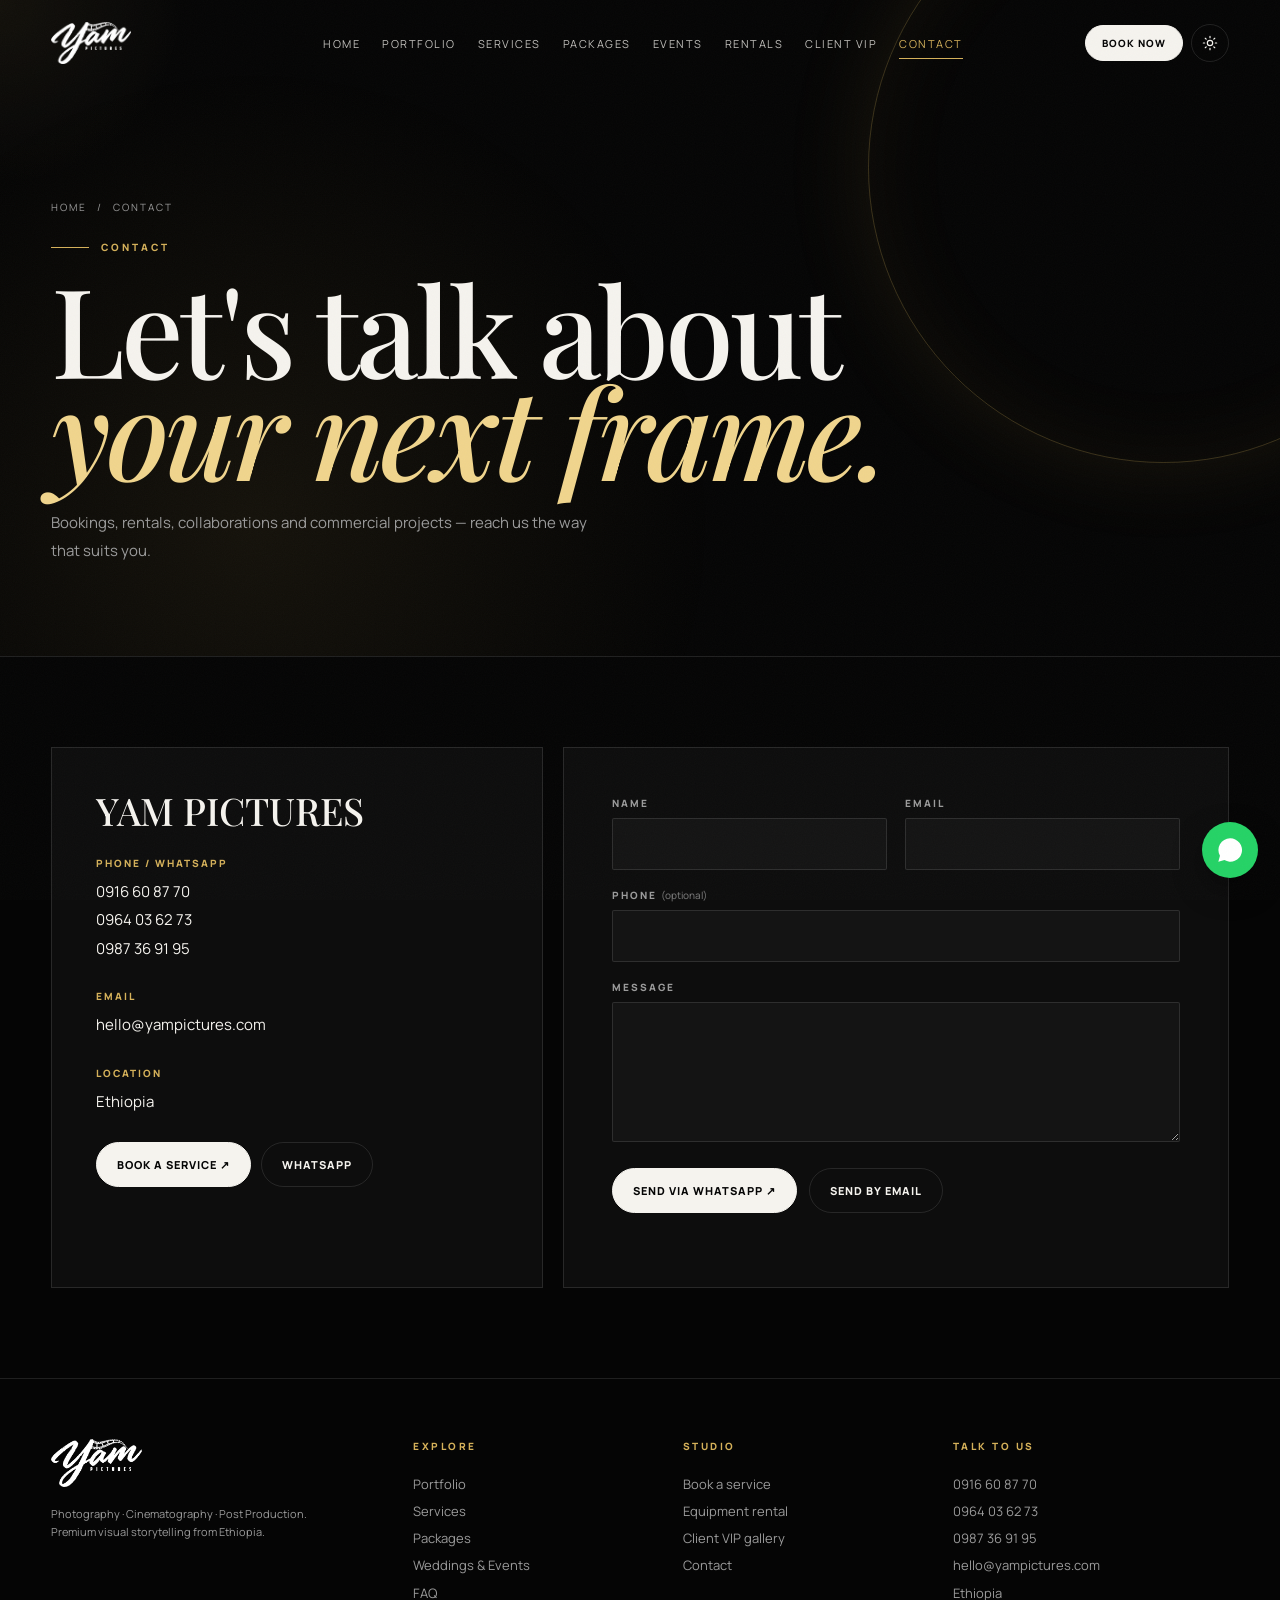
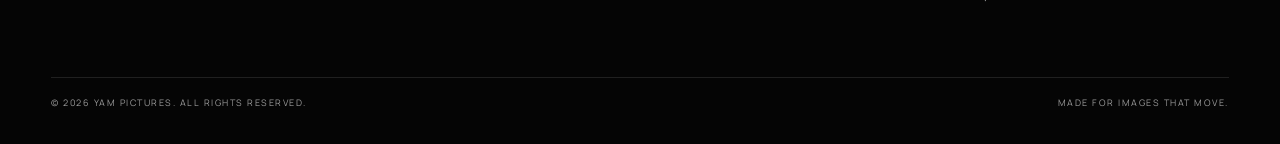
<file: contact.html>
<!DOCTYPE html>
<html lang="en" data-theme="dark">
<head>
<meta charset="UTF-8">
<meta name="viewport" content="width=device-width,initial-scale=1">
<title>Contact — YAM PICTURES</title>
<meta name="description" content="Contact YAM PICTURES for bookings, equipment rental and collaborations. Call, WhatsApp or email.">
<meta name="theme-color" content="#050505">
<meta property="og:title" content="Contact — YAM PICTURES"><meta property="og:description" content="Contact YAM PICTURES for bookings, equipment rental and collaborations. Call, WhatsApp or email."><meta property="og:type" content="website"><meta property="og:image" content="assets/yam-logo.png">
<link rel="icon" type="image/png" href="assets/favicon.png"><link rel="apple-touch-icon" href="assets/favicon.png">
<link rel="preconnect" href="https://fonts.googleapis.com"><link rel="preconnect" href="https://fonts.gstatic.com" crossorigin>
<link href="https://fonts.googleapis.com/css2?family=Manrope:wght@300;400;500;600;700;800&family=Playfair+Display:ital,wght@0,400;0,500;0,600;0,700;1,400;1,500&display=swap" rel="stylesheet">
<script>try{document.documentElement.dataset.theme=localStorage.getItem('yam-theme')||'dark'}catch(e){}</script>
<link rel="stylesheet" href="assets/style.css">
</head>
<body>
<a class="skip" href="#main">Skip to content</a>
<div class="noise"></div><div class="cursor" id="cursor"></div><div class="progress" id="progress"></div>
<header id="header"><a class="logo" href="index.html" aria-label="YAM PICTURES — home"><img src="assets/yam-logo.png" alt="YAM PICTURES"></a>
<nav aria-label="Main"><a href="index.html">Home</a><a href="portfolio.html">Portfolio</a><a href="services.html">Services</a><a href="packages.html">Packages</a><a href="ceremonies.html">Events</a><a href="rentals.html">Rentals</a><a href="gallery-login.html">Client VIP</a><a href="contact.html" class=active aria-current=page>Contact</a></nav>
<div class="tools"><a class="btn primary nav-cta" href="booking.html" style="padding:10px 16px;font-size:10px">Book now</a><button class="tool" id="theme" type="button" aria-label="Toggle theme"></button><button class="tool menu" id="menu" type="button" aria-label="Open menu" aria-expanded="false" aria-controls="mnav">☰</button></div></header>
<div class="mnav" id="mnav"><a href="index.html">Home<small>01</small></a><a href="portfolio.html">Portfolio<small>02</small></a><a href="services.html">Services<small>03</small></a><a href="packages.html">Packages<small>04</small></a><a href="ceremonies.html">Events<small>05</small></a><a href="rentals.html">Rentals<small>06</small></a><a href="gallery-login.html">Client VIP<small>07</small></a><a href="contact.html" class=active>Contact<small>08</small></a><a class="btn primary" href="booking.html">Book now ↗</a></div>
<main id="main"><section class="page-hero"><div class="wrap"><div class="crumbs"><a href="index.html">Home</a><span>/</span><span>Contact</span></div><div class="eyebrow">Contact</div><h1>Let's talk about<br><em>your next frame.</em></h1><p class="lead">Bookings, rentals, collaborations and commercial projects — reach us the way that suits you.</p></div></section>
<section class="section tight wrap"><div class="contact-grid"><div class="info-card reveal"><h3>YAM PICTURES</h3>
<div class="info-row"><small>Phone / WhatsApp</small><a href="tel:0916608770">0916 60 87 70</a><a href="tel:0964036273">0964 03 62 73</a><a href="tel:0987369195">0987 36 91 95</a></div>
<div class="info-row"><small>Email</small><a href="mailto:hello@yampictures.com">hello@yampictures.com</a></div>
<div class="info-row"><small>Location</small><span>Ethiopia</span></div>
<div class="actions"><a class="btn primary mag" href="booking.html">Book a service ↗</a><a class="btn mag" href="https://wa.me/251916608770" target="_blank" rel="noopener">WhatsApp</a></div></div>
<form class="form-card reveal" id="contact-form" novalidate><div class="fgrid">
<div class="fg"><label for="name">Name</label><input id="name" name="name" autocomplete="name" data-req><span class="err">Please enter your name.</span></div>
<div class="fg"><label for="email">Email</label><input id="email" name="email" type="email" autocomplete="email" data-req><span class="err">Please enter a valid email.</span></div>
<div class="fg full"><label for="phone">Phone <em>(optional)</em></label><input id="phone" name="phone" type="tel" autocomplete="tel"></div>
<div class="fg full"><label for="message">Message</label><textarea id="message" name="message" data-req></textarea><span class="err">Please write a short message.</span></div></div>
<div class="form-actions"><button class="btn primary mag" id="send-wa" type="button">Send via WhatsApp ↗</button><button class="btn mag" id="send-mail" type="button">Send by email</button></div><p class="form-status" role="status" aria-live="polite"></p></form></div></section></main>
<footer><div class="wrap"><div class="footer-grid"><div><div class="footer-logo"><img src="assets/yam-logo.png" alt="YAM PICTURES"></div><p class="footer-copy" style="margin-top:18px;max-width:280px">Photography · Cinematography · Post Production.<br>Premium visual storytelling from Ethiopia.</p></div>
<div><h4>Explore</h4><a href="portfolio.html">Portfolio</a><a href="services.html">Services</a><a href="packages.html">Packages</a><a href="ceremonies.html">Weddings &amp; Events</a><a href="faq.html">FAQ</a></div>
<div><h4>Studio</h4><a href="booking.html">Book a service</a><a href="rentals.html">Equipment rental</a><a href="gallery-login.html">Client VIP gallery</a><a href="contact.html">Contact</a></div>
<div><h4>Talk to us</h4><a href="tel:0916608770">0916 60 87 70</a><a href="tel:0964036273">0964 03 62 73</a><a href="tel:0987369195">0987 36 91 95</a><a href="mailto:hello@yampictures.com">hello@yampictures.com</a><span>Ethiopia</span></div></div>
<div class="footer-bottom"><span>© <span data-year>2026</span> YAM PICTURES. All rights reserved.</span><span>Made for images that move.</span></div></div></footer>
<a class="wa" href="https://wa.me/251916608770" target="_blank" rel="noopener" aria-label="Chat on WhatsApp"><svg viewBox="0 0 24 24" fill="currentColor"><path d="M17.5 14.4c-.3-.1-1.7-.8-2-.9-.3-.1-.5-.1-.7.1-.2.3-.8.9-.9 1.1-.2.2-.3.2-.6.1-.3-.1-1.2-.4-2.3-1.4-.8-.7-1.4-1.6-1.6-1.9-.2-.3 0-.4.1-.6l.4-.5c.1-.2.2-.3.3-.5.1-.2 0-.4 0-.5-.1-.1-.7-1.6-.9-2.2-.2-.6-.5-.5-.7-.5h-.6c-.2 0-.5.1-.8.4-.3.3-1 1-1 2.5s1.1 2.9 1.2 3.1c.1.2 2.1 3.2 5.1 4.5.7.3 1.3.5 1.7.6.7.2 1.4.2 1.9.1.6-.1 1.7-.7 2-1.4.2-.7.2-1.3.2-1.4-.1-.1-.3-.2-.6-.3zM12 2a10 10 0 0 0-8.6 15L2 22l5.2-1.4A10 10 0 1 0 12 2z"/></svg></a>
<button class="to-top" id="toTop" type="button" aria-label="Back to top">↑</button>
<script src="assets/app.js"></script>
</body>
</html>
</file>
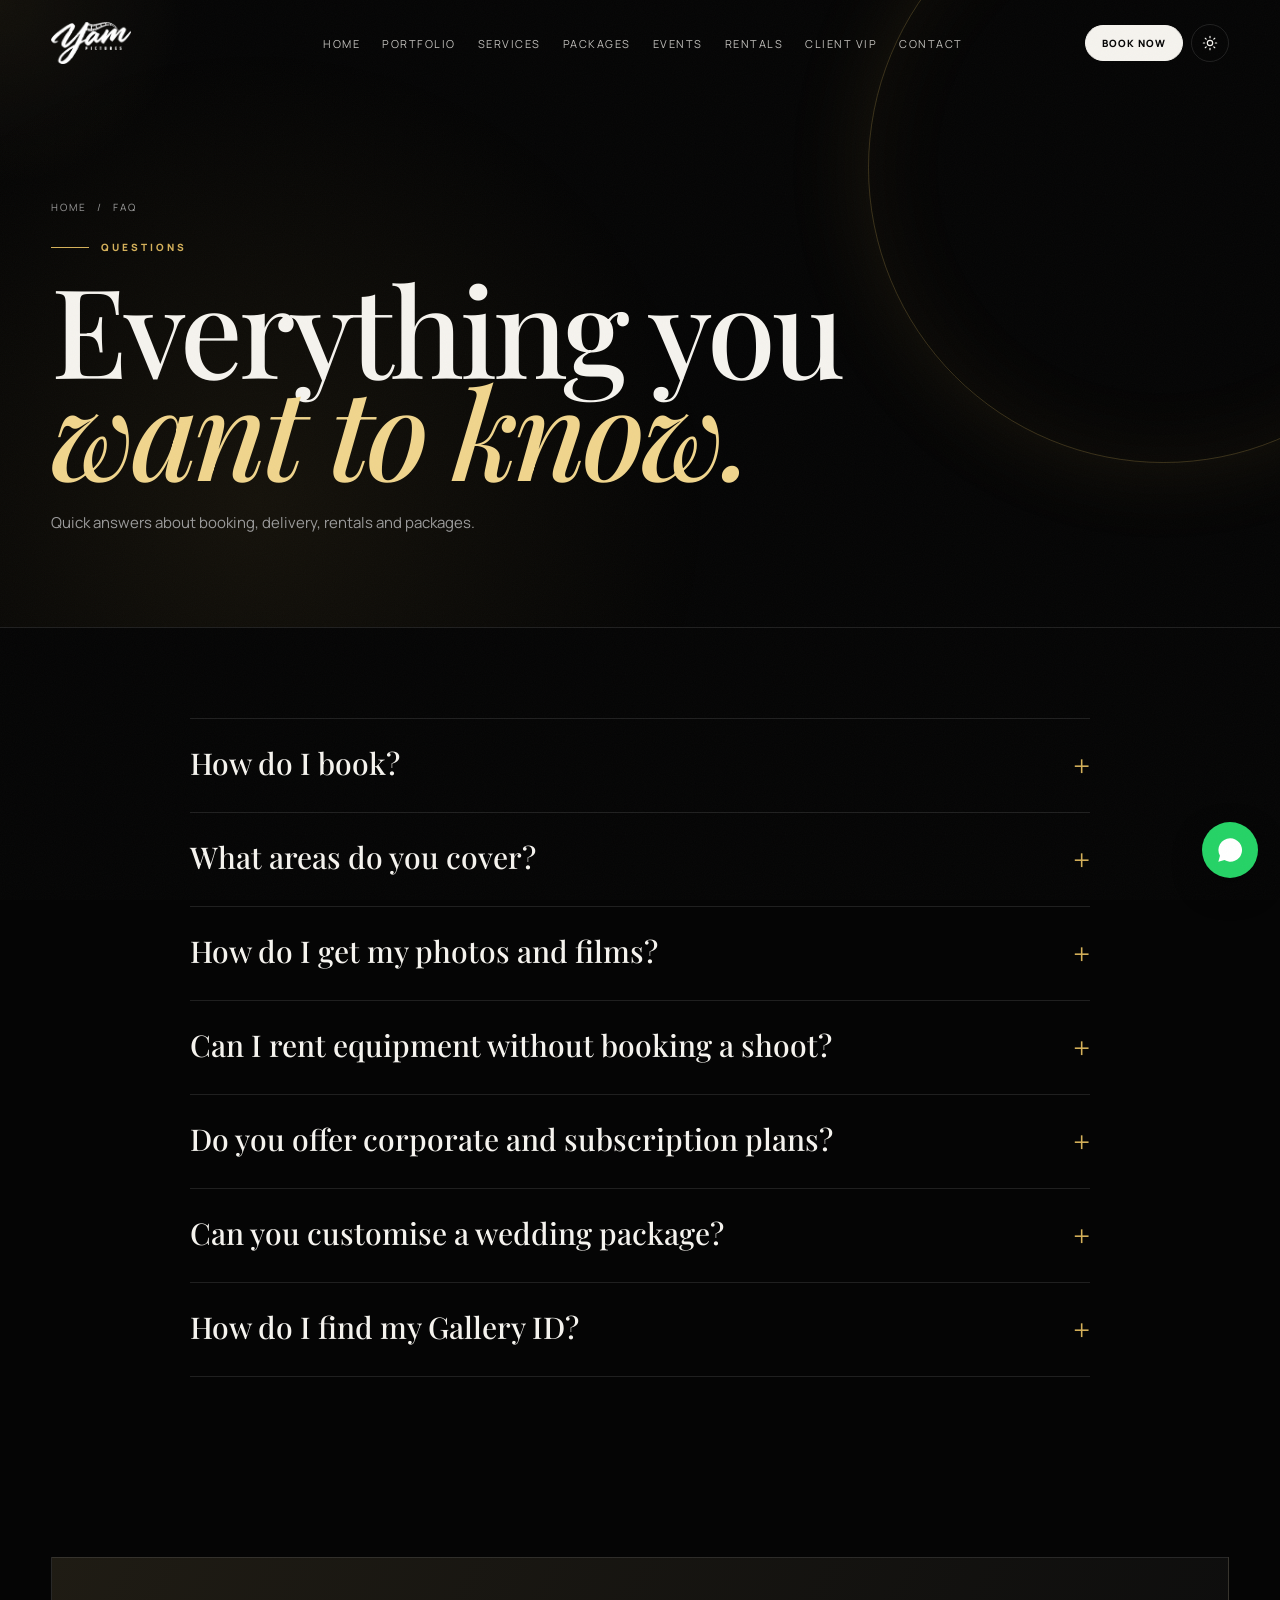
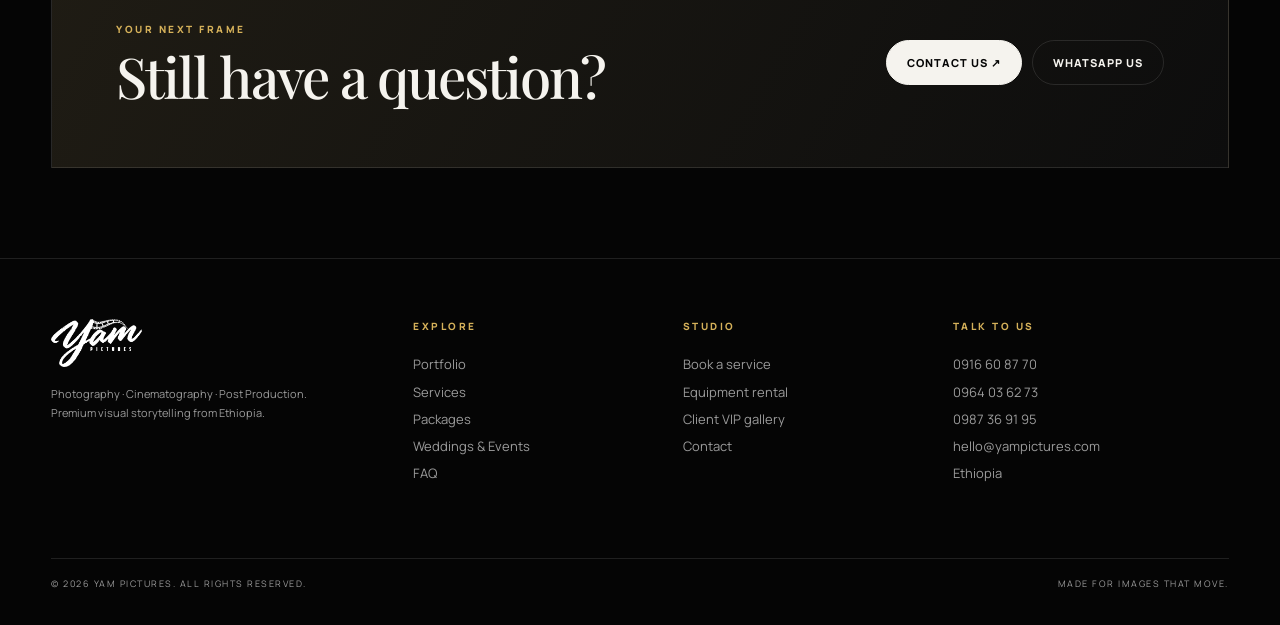
<file: faq.html>
<!DOCTYPE html>
<html lang="en" data-theme="dark">
<head>
<meta charset="UTF-8">
<meta name="viewport" content="width=device-width,initial-scale=1">
<title>FAQ — YAM PICTURES</title>
<meta name="description" content="Answers about booking, packages, delivery, equipment rental and Client VIP galleries at YAM PICTURES.">
<meta name="theme-color" content="#050505">
<meta property="og:title" content="FAQ — YAM PICTURES"><meta property="og:description" content="Answers about booking, packages, delivery, equipment rental and Client VIP galleries at YAM PICTURES."><meta property="og:type" content="website"><meta property="og:image" content="assets/yam-logo.png">
<link rel="icon" type="image/png" href="assets/favicon.png"><link rel="apple-touch-icon" href="assets/favicon.png">
<link rel="preconnect" href="https://fonts.googleapis.com"><link rel="preconnect" href="https://fonts.gstatic.com" crossorigin>
<link href="https://fonts.googleapis.com/css2?family=Manrope:wght@300;400;500;600;700;800&family=Playfair+Display:ital,wght@0,400;0,500;0,600;0,700;1,400;1,500&display=swap" rel="stylesheet">
<script>try{document.documentElement.dataset.theme=localStorage.getItem('yam-theme')||'dark'}catch(e){}</script>
<link rel="stylesheet" href="assets/style.css">
</head>
<body>
<a class="skip" href="#main">Skip to content</a>
<div class="noise"></div><div class="cursor" id="cursor"></div><div class="progress" id="progress"></div>
<header id="header"><a class="logo" href="index.html" aria-label="YAM PICTURES — home"><img src="assets/yam-logo.png" alt="YAM PICTURES"></a>
<nav aria-label="Main"><a href="index.html">Home</a><a href="portfolio.html">Portfolio</a><a href="services.html">Services</a><a href="packages.html">Packages</a><a href="ceremonies.html">Events</a><a href="rentals.html">Rentals</a><a href="gallery-login.html">Client VIP</a><a href="contact.html">Contact</a></nav>
<div class="tools"><a class="btn primary nav-cta" href="booking.html" style="padding:10px 16px;font-size:10px">Book now</a><button class="tool" id="theme" type="button" aria-label="Toggle theme"></button><button class="tool menu" id="menu" type="button" aria-label="Open menu" aria-expanded="false" aria-controls="mnav">☰</button></div></header>
<div class="mnav" id="mnav"><a href="index.html">Home<small>01</small></a><a href="portfolio.html">Portfolio<small>02</small></a><a href="services.html">Services<small>03</small></a><a href="packages.html">Packages<small>04</small></a><a href="ceremonies.html">Events<small>05</small></a><a href="rentals.html">Rentals<small>06</small></a><a href="gallery-login.html">Client VIP<small>07</small></a><a href="contact.html">Contact<small>08</small></a><a class="btn primary" href="booking.html">Book now ↗</a></div>
<main id="main"><section class="page-hero"><div class="wrap"><div class="crumbs"><a href="index.html">Home</a><span>/</span><span>FAQ</span></div><div class="eyebrow">Questions</div><h1>Everything you<br><em>want to know.</em></h1><p class="lead">Quick answers about booking, delivery, rentals and packages.</p></div></section><section class="section tight wrap"><div class="faq"><details class="reveal"><summary>How do I book?</summary><p>Use the booking form, call us or message us on WhatsApp. We confirm availability and the details with you before locking the date.</p></details><details class="reveal"><summary>What areas do you cover?</summary><p>We are based in Ethiopia. Tell us your location and date and we will confirm coverage and any travel needs.</p></details><details class="reveal"><summary>How do I get my photos and films?</summary><p>Everything is delivered through your private Client VIP gallery. Enter your Gallery ID to view, share and download in original quality.</p></details><details class="reveal"><summary>Can I rent equipment without booking a shoot?</summary><p>Yes. Call us or send a gear request and we will prepare cameras, lenses, sound and lighting for your production.</p></details><details class="reveal"><summary>Do you offer corporate and subscription plans?</summary><p>Yes. Starter, Growth, Enterprise and fully custom plans are available and quoted around your content needs.</p></details><details class="reveal"><summary>Can you customise a wedding package?</summary><p>Absolutely. Our packages are starting points — we adjust coverage, deliverables and timing to fit your day.</p></details><details class="reveal"><summary>How do I find my Gallery ID?</summary><p>It was shared with you by our team and is printed on your print box as a QR code. If you cannot find it, contact us.</p></details></div></section><section class="section tight wrap"><div class="cta-strip reveal"><div><div class="kicker">Your next frame</div><h2>Still have a question?</h2></div><div class="actions"><a class="btn primary mag" href="contact.html">Contact us ↗</a><a class="btn mag" href="https://wa.me/251916608770" target="_blank" rel="noopener">WhatsApp us</a></div></div></section></main>
<footer><div class="wrap"><div class="footer-grid"><div><div class="footer-logo"><img src="assets/yam-logo.png" alt="YAM PICTURES"></div><p class="footer-copy" style="margin-top:18px;max-width:280px">Photography · Cinematography · Post Production.<br>Premium visual storytelling from Ethiopia.</p></div>
<div><h4>Explore</h4><a href="portfolio.html">Portfolio</a><a href="services.html">Services</a><a href="packages.html">Packages</a><a href="ceremonies.html">Weddings &amp; Events</a><a href="faq.html">FAQ</a></div>
<div><h4>Studio</h4><a href="booking.html">Book a service</a><a href="rentals.html">Equipment rental</a><a href="gallery-login.html">Client VIP gallery</a><a href="contact.html">Contact</a></div>
<div><h4>Talk to us</h4><a href="tel:0916608770">0916 60 87 70</a><a href="tel:0964036273">0964 03 62 73</a><a href="tel:0987369195">0987 36 91 95</a><a href="mailto:hello@yampictures.com">hello@yampictures.com</a><span>Ethiopia</span></div></div>
<div class="footer-bottom"><span>© <span data-year>2026</span> YAM PICTURES. All rights reserved.</span><span>Made for images that move.</span></div></div></footer>
<a class="wa" href="https://wa.me/251916608770" target="_blank" rel="noopener" aria-label="Chat on WhatsApp"><svg viewBox="0 0 24 24" fill="currentColor"><path d="M17.5 14.4c-.3-.1-1.7-.8-2-.9-.3-.1-.5-.1-.7.1-.2.3-.8.9-.9 1.1-.2.2-.3.2-.6.1-.3-.1-1.2-.4-2.3-1.4-.8-.7-1.4-1.6-1.6-1.9-.2-.3 0-.4.1-.6l.4-.5c.1-.2.2-.3.3-.5.1-.2 0-.4 0-.5-.1-.1-.7-1.6-.9-2.2-.2-.6-.5-.5-.7-.5h-.6c-.2 0-.5.1-.8.4-.3.3-1 1-1 2.5s1.1 2.9 1.2 3.1c.1.2 2.1 3.2 5.1 4.5.7.3 1.3.5 1.7.6.7.2 1.4.2 1.9.1.6-.1 1.7-.7 2-1.4.2-.7.2-1.3.2-1.4-.1-.1-.3-.2-.6-.3zM12 2a10 10 0 0 0-8.6 15L2 22l5.2-1.4A10 10 0 1 0 12 2z"/></svg></a>
<button class="to-top" id="toTop" type="button" aria-label="Back to top">↑</button>
<script src="assets/app.js"></script>
</body>
</html>
</file>
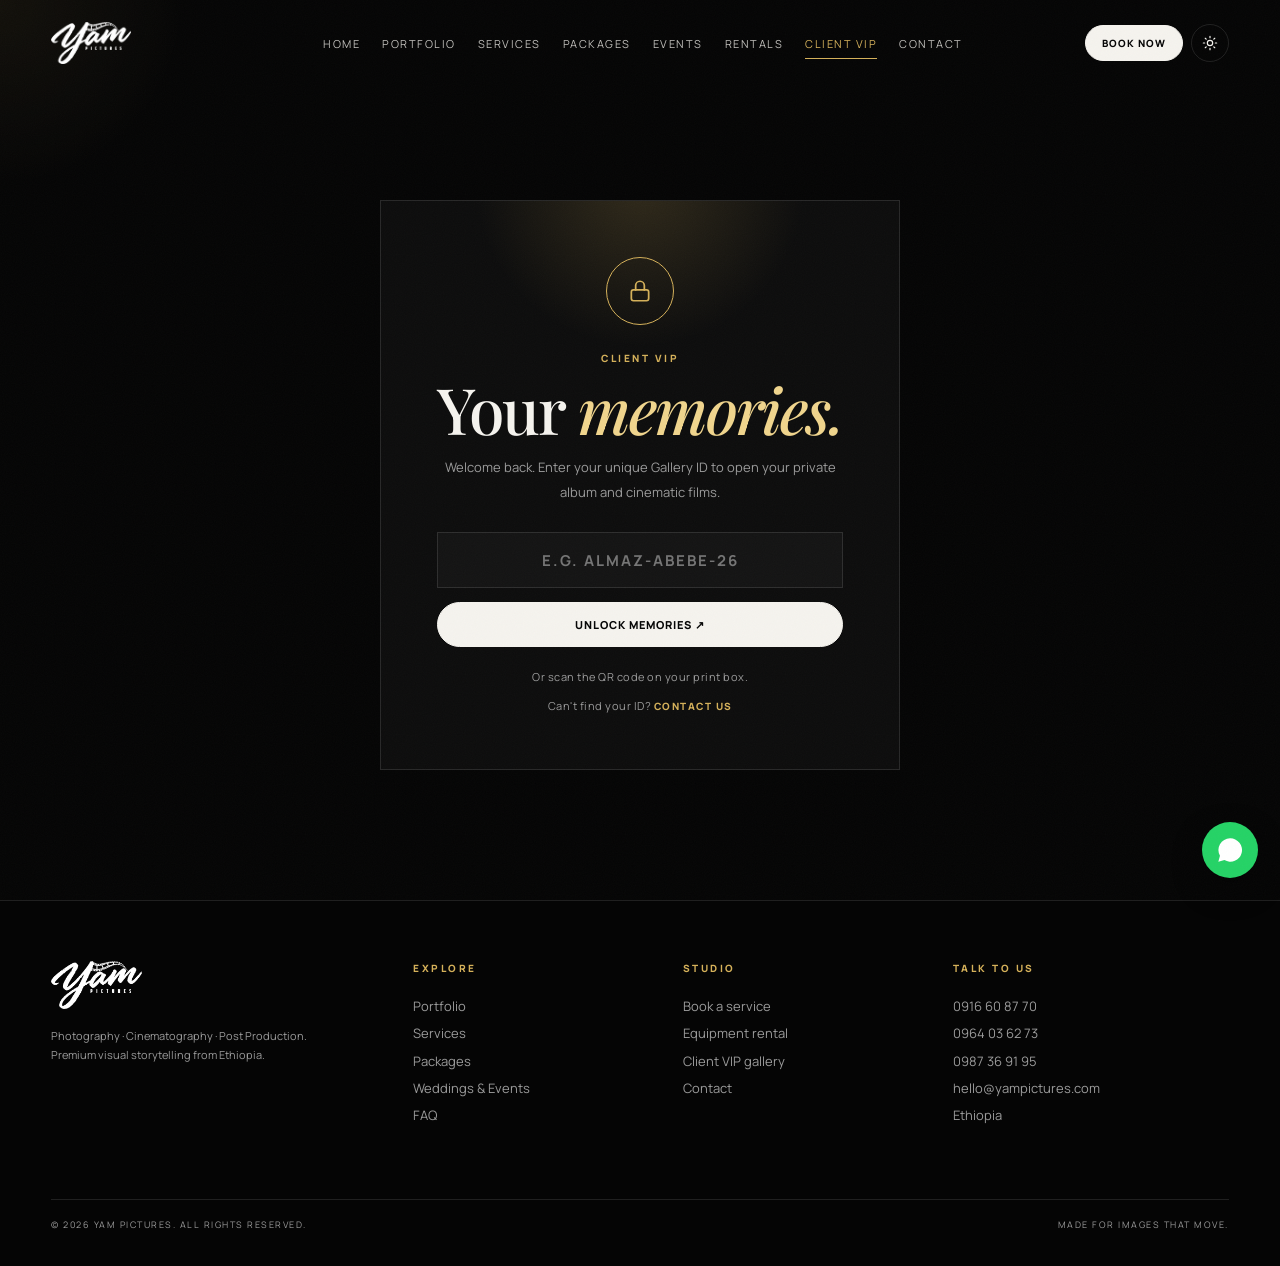
<file: gallery-login.html>
<!DOCTYPE html>
<html lang="en" data-theme="dark">
<head>
<meta charset="UTF-8">
<meta name="viewport" content="width=device-width,initial-scale=1">
<title>Client VIP Gallery — YAM PICTURES</title>
<meta name="description" content="Open your private YAM PICTURES gallery with your Gallery ID to view and download your photos and films.">
<meta name="theme-color" content="#050505">
<meta property="og:title" content="Client VIP Gallery — YAM PICTURES"><meta property="og:description" content="Open your private YAM PICTURES gallery with your Gallery ID to view and download your photos and films."><meta property="og:type" content="website"><meta property="og:image" content="assets/yam-logo.png">
<link rel="icon" type="image/png" href="assets/favicon.png"><link rel="apple-touch-icon" href="assets/favicon.png">
<link rel="preconnect" href="https://fonts.googleapis.com"><link rel="preconnect" href="https://fonts.gstatic.com" crossorigin>
<link href="https://fonts.googleapis.com/css2?family=Manrope:wght@300;400;500;600;700;800&family=Playfair+Display:ital,wght@0,400;0,500;0,600;0,700;1,400;1,500&display=swap" rel="stylesheet">
<script>try{document.documentElement.dataset.theme=localStorage.getItem('yam-theme')||'dark'}catch(e){}</script>
<link rel="stylesheet" href="assets/style.css">
</head>
<body>
<a class="skip" href="#main">Skip to content</a>
<div class="noise"></div><div class="cursor" id="cursor"></div><div class="progress" id="progress"></div>
<header id="header"><a class="logo" href="index.html" aria-label="YAM PICTURES — home"><img src="assets/yam-logo.png" alt="YAM PICTURES"></a>
<nav aria-label="Main"><a href="index.html">Home</a><a href="portfolio.html">Portfolio</a><a href="services.html">Services</a><a href="packages.html">Packages</a><a href="ceremonies.html">Events</a><a href="rentals.html">Rentals</a><a href="gallery-login.html" class=active aria-current=page>Client VIP</a><a href="contact.html">Contact</a></nav>
<div class="tools"><a class="btn primary nav-cta" href="booking.html" style="padding:10px 16px;font-size:10px">Book now</a><button class="tool" id="theme" type="button" aria-label="Toggle theme"></button><button class="tool menu" id="menu" type="button" aria-label="Open menu" aria-expanded="false" aria-controls="mnav">☰</button></div></header>
<div class="mnav" id="mnav"><a href="index.html">Home<small>01</small></a><a href="portfolio.html">Portfolio<small>02</small></a><a href="services.html">Services<small>03</small></a><a href="packages.html">Packages<small>04</small></a><a href="ceremonies.html">Events<small>05</small></a><a href="rentals.html">Rentals<small>06</small></a><a href="gallery-login.html" class=active>Client VIP<small>07</small></a><a href="contact.html">Contact<small>08</small></a><a class="btn primary" href="booking.html">Book now ↗</a></div>
<main id="main"><section class="vip-wrap"><div class="vip-card" id="vcard"><div class="lock"><svg viewBox="0 0 24 24" fill="none" stroke="currentColor" stroke-width="1.6" stroke-linecap="round" stroke-linejoin="round"><rect x="4" y="11" width="16" height="10" rx="2"/><path d="M8 11V7a4 4 0 0 1 8 0v4"/></svg></div><div class="kicker">Client VIP</div><h1>Your <span class="em">memories.</span></h1><p>Welcome back. Enter your unique Gallery ID to open your private album and cinematic films.</p>
<input id="code" type="text" placeholder="E.G. ALMAZ-ABEBE-26" autocomplete="off" autocapitalize="characters" spellcheck="false" aria-label="Gallery ID"><div id="err" class="err" style="display:none;margin-top:10px" role="alert"></div>
<button class="btn primary" id="unlock" type="button">Unlock memories ↗</button><div class="hint">Or scan the QR code on your print box.</div>
<div class="hint" style="margin-top:14px">Can't find your ID? <a class="link-arrow" href="contact.html" style="font-size:10px">Contact us</a></div></div></section></main>
<footer><div class="wrap"><div class="footer-grid"><div><div class="footer-logo"><img src="assets/yam-logo.png" alt="YAM PICTURES"></div><p class="footer-copy" style="margin-top:18px;max-width:280px">Photography · Cinematography · Post Production.<br>Premium visual storytelling from Ethiopia.</p></div>
<div><h4>Explore</h4><a href="portfolio.html">Portfolio</a><a href="services.html">Services</a><a href="packages.html">Packages</a><a href="ceremonies.html">Weddings &amp; Events</a><a href="faq.html">FAQ</a></div>
<div><h4>Studio</h4><a href="booking.html">Book a service</a><a href="rentals.html">Equipment rental</a><a href="gallery-login.html">Client VIP gallery</a><a href="contact.html">Contact</a></div>
<div><h4>Talk to us</h4><a href="tel:0916608770">0916 60 87 70</a><a href="tel:0964036273">0964 03 62 73</a><a href="tel:0987369195">0987 36 91 95</a><a href="mailto:hello@yampictures.com">hello@yampictures.com</a><span>Ethiopia</span></div></div>
<div class="footer-bottom"><span>© <span data-year>2026</span> YAM PICTURES. All rights reserved.</span><span>Made for images that move.</span></div></div></footer>
<a class="wa" href="https://wa.me/251916608770" target="_blank" rel="noopener" aria-label="Chat on WhatsApp"><svg viewBox="0 0 24 24" fill="currentColor"><path d="M17.5 14.4c-.3-.1-1.7-.8-2-.9-.3-.1-.5-.1-.7.1-.2.3-.8.9-.9 1.1-.2.2-.3.2-.6.1-.3-.1-1.2-.4-2.3-1.4-.8-.7-1.4-1.6-1.6-1.9-.2-.3 0-.4.1-.6l.4-.5c.1-.2.2-.3.3-.5.1-.2 0-.4 0-.5-.1-.1-.7-1.6-.9-2.2-.2-.6-.5-.5-.7-.5h-.6c-.2 0-.5.1-.8.4-.3.3-1 1-1 2.5s1.1 2.9 1.2 3.1c.1.2 2.1 3.2 5.1 4.5.7.3 1.3.5 1.7.6.7.2 1.4.2 1.9.1.6-.1 1.7-.7 2-1.4.2-.7.2-1.3.2-1.4-.1-.1-.3-.2-.6-.3zM12 2a10 10 0 0 0-8.6 15L2 22l5.2-1.4A10 10 0 1 0 12 2z"/></svg></a>
<button class="to-top" id="toTop" type="button" aria-label="Back to top">↑</button>
<script src="assets/app.js"></script>
<script>
const inp=document.getElementById('code'),err=document.getElementById('err'),card=document.getElementById('vcard');
const q=new URLSearchParams(location.search).get('id');if(q)inp.value=q;
function unlock(){const c=inp.value.trim().toUpperCase().replace(/\s+/g,'_');err.style.display='none';
if(!c){err.textContent='Please enter your Gallery ID.';err.style.display='block';card.classList.remove('shake');void card.offsetWidth;card.classList.add('shake');inp.focus();return}
location.href='gallery.html?id='+encodeURIComponent(c)}
document.getElementById('unlock').onclick=unlock;inp.addEventListener('keydown',e=>{if(e.key==='Enter')unlock()});
</script>
</body>
</html>
</file>
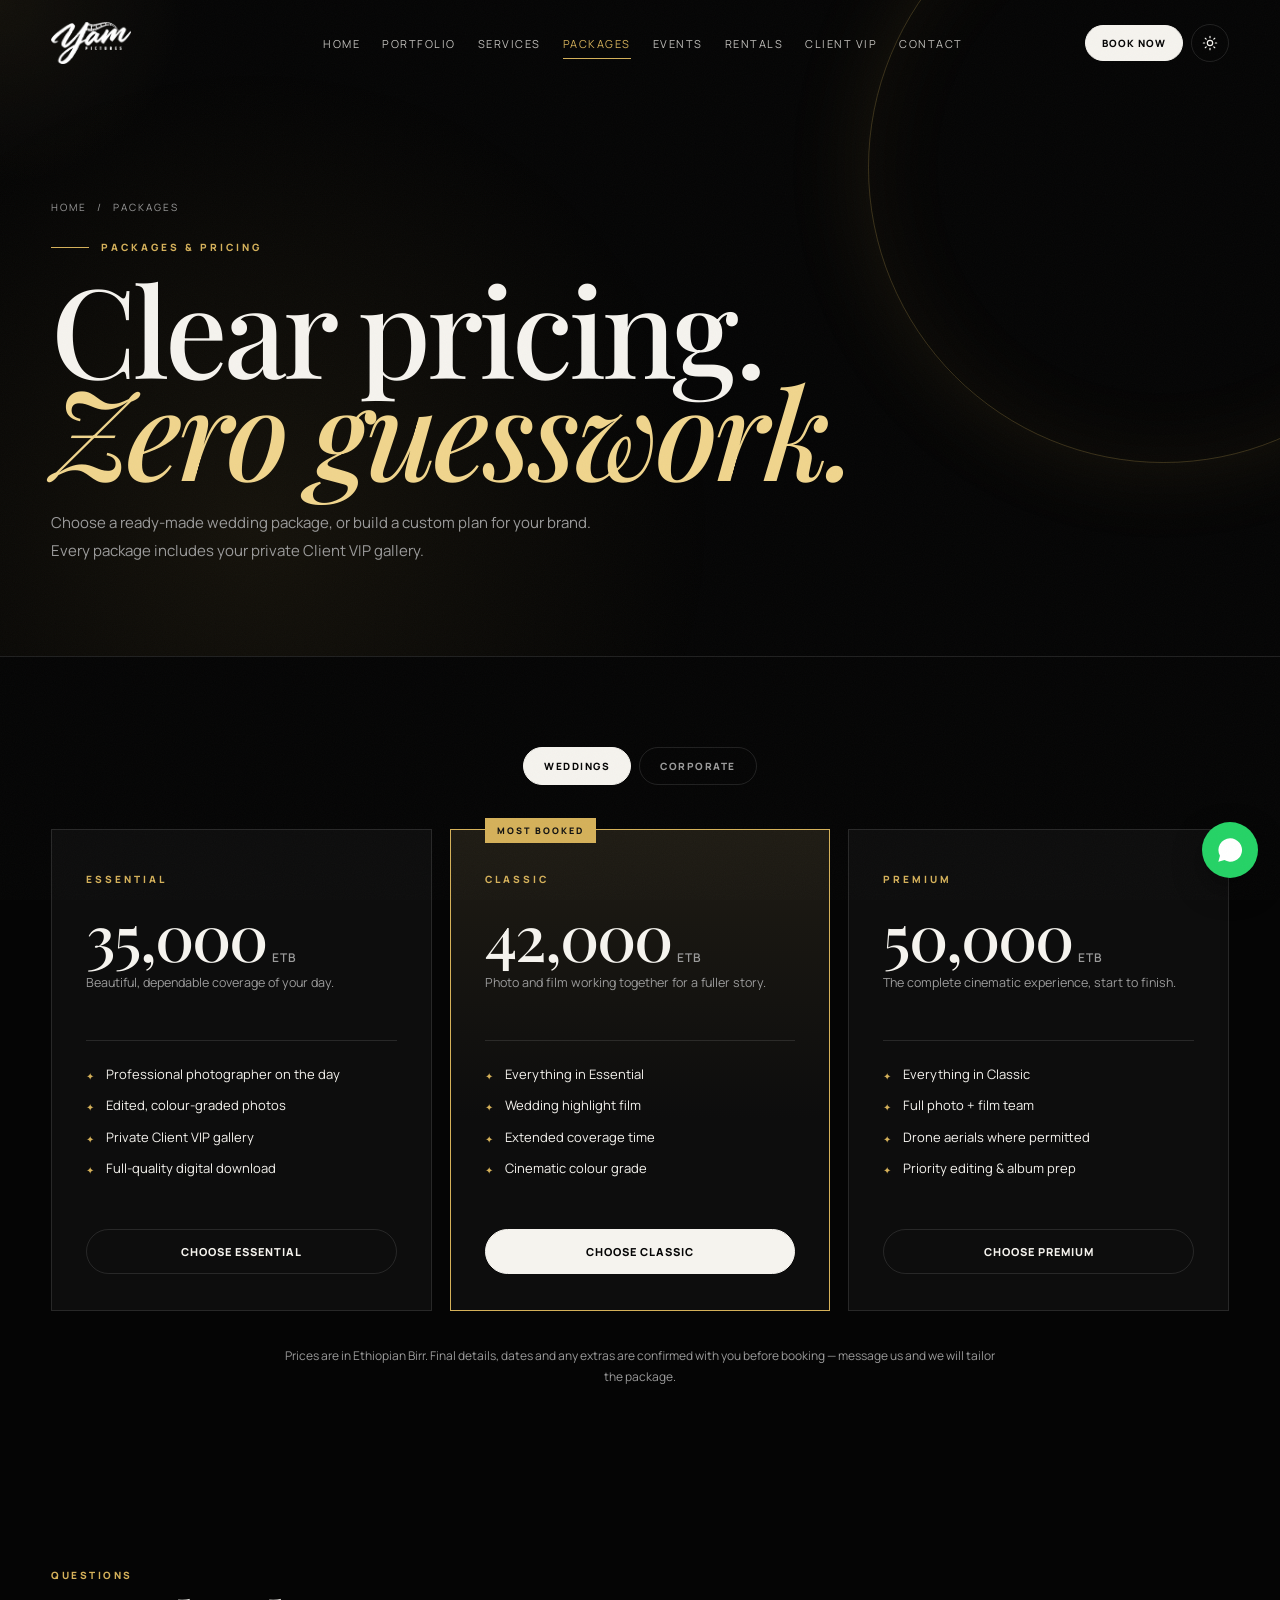
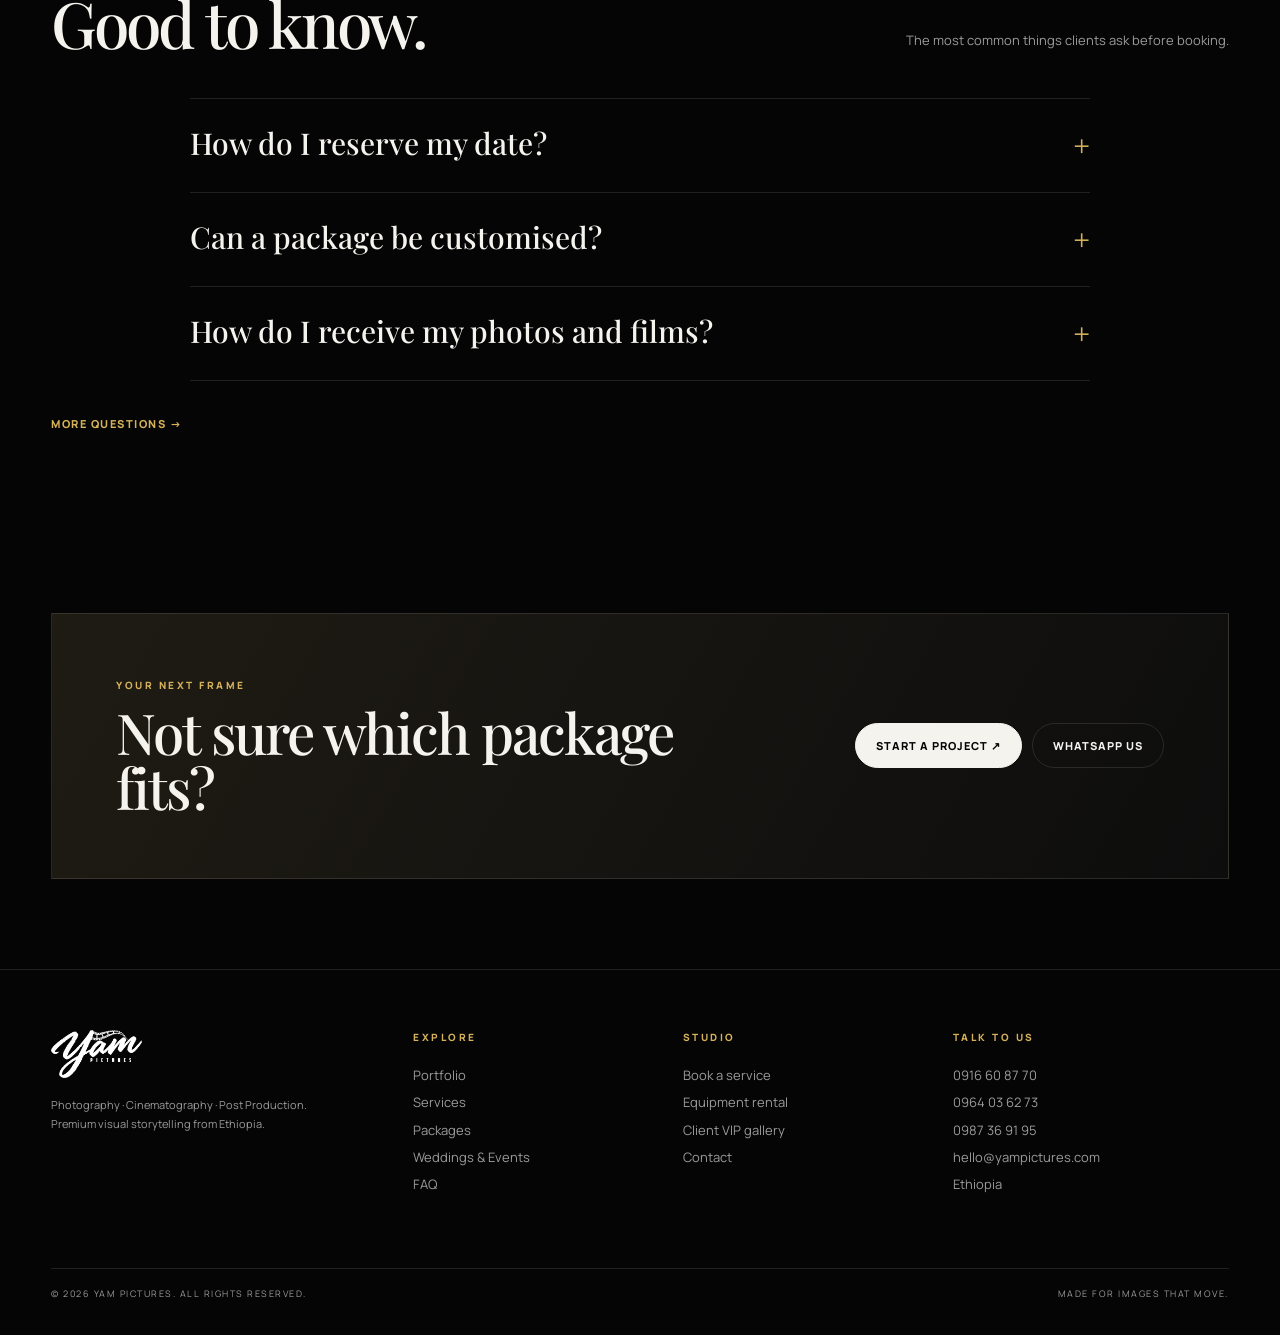
<file: packages.html>
<!DOCTYPE html>
<html lang="en" data-theme="dark">
<head>
<meta charset="UTF-8">
<meta name="viewport" content="width=device-width,initial-scale=1">
<title>Packages & Pricing — YAM PICTURES</title>
<meta name="description" content="Wedding packages from 35,000 ETB and custom corporate plans from YAM PICTURES.">
<meta name="theme-color" content="#050505">
<meta property="og:title" content="Packages & Pricing — YAM PICTURES"><meta property="og:description" content="Wedding packages from 35,000 ETB and custom corporate plans from YAM PICTURES."><meta property="og:type" content="website"><meta property="og:image" content="assets/yam-logo.png">
<link rel="icon" type="image/png" href="assets/favicon.png"><link rel="apple-touch-icon" href="assets/favicon.png">
<link rel="preconnect" href="https://fonts.googleapis.com"><link rel="preconnect" href="https://fonts.gstatic.com" crossorigin>
<link href="https://fonts.googleapis.com/css2?family=Manrope:wght@300;400;500;600;700;800&family=Playfair+Display:ital,wght@0,400;0,500;0,600;0,700;1,400;1,500&display=swap" rel="stylesheet">
<script>try{document.documentElement.dataset.theme=localStorage.getItem('yam-theme')||'dark'}catch(e){}</script>
<link rel="stylesheet" href="assets/style.css">
</head>
<body>
<a class="skip" href="#main">Skip to content</a>
<div class="noise"></div><div class="cursor" id="cursor"></div><div class="progress" id="progress"></div>
<header id="header"><a class="logo" href="index.html" aria-label="YAM PICTURES — home"><img src="assets/yam-logo.png" alt="YAM PICTURES"></a>
<nav aria-label="Main"><a href="index.html">Home</a><a href="portfolio.html">Portfolio</a><a href="services.html">Services</a><a href="packages.html" class=active aria-current=page>Packages</a><a href="ceremonies.html">Events</a><a href="rentals.html">Rentals</a><a href="gallery-login.html">Client VIP</a><a href="contact.html">Contact</a></nav>
<div class="tools"><a class="btn primary nav-cta" href="booking.html" style="padding:10px 16px;font-size:10px">Book now</a><button class="tool" id="theme" type="button" aria-label="Toggle theme"></button><button class="tool menu" id="menu" type="button" aria-label="Open menu" aria-expanded="false" aria-controls="mnav">☰</button></div></header>
<div class="mnav" id="mnav"><a href="index.html">Home<small>01</small></a><a href="portfolio.html">Portfolio<small>02</small></a><a href="services.html">Services<small>03</small></a><a href="packages.html" class=active>Packages<small>04</small></a><a href="ceremonies.html">Events<small>05</small></a><a href="rentals.html">Rentals<small>06</small></a><a href="gallery-login.html">Client VIP<small>07</small></a><a href="contact.html">Contact<small>08</small></a><a class="btn primary" href="booking.html">Book now ↗</a></div>
<main id="main"><section class="page-hero"><div class="wrap"><div class="crumbs"><a href="index.html">Home</a><span>/</span><span>Packages</span></div><div class="eyebrow">Packages & pricing</div><h1>Clear pricing.<br><em>Zero guesswork.</em></h1><p class="lead">Choose a ready-made wedding package, or build a custom plan for your brand. Every package includes your private Client VIP gallery.</p></div></section>
<section class="section tight wrap"><div class="tier-tabs"><button class="chip on" data-p="wed" type="button">Weddings</button><button class="chip" data-p="corp" type="button" id="corporate">Corporate</button></div>
<div class="pkg-panel" id="wed"><div class="tiers"><div class="tier reveal"><span class="t-name">Essential</span><div class="price">35,000<small>ETB</small></div><p class="t-desc">Beautiful, dependable coverage of your day.</p><ul><li>Professional photographer on the day</li><li>Edited, colour-graded photos</li><li>Private Client VIP gallery</li><li>Full-quality digital download</li></ul><a class="btn" href="booking.html?service=wedding&plan=essential">Choose Essential</a></div><div class="tier pop reveal"><span class=badge>Most booked</span><span class="t-name">Classic</span><div class="price">42,000<small>ETB</small></div><p class="t-desc">Photo and film working together for a fuller story.</p><ul><li>Everything in Essential</li><li>Wedding highlight film</li><li>Extended coverage time</li><li>Cinematic colour grade</li></ul><a class="btn primary" href="booking.html?service=wedding&plan=classic">Choose Classic</a></div><div class="tier reveal"><span class="t-name">Premium</span><div class="price">50,000<small>ETB</small></div><p class="t-desc">The complete cinematic experience, start to finish.</p><ul><li>Everything in Classic</li><li>Full photo + film team</li><li>Drone aerials where permitted</li><li>Priority editing & album prep</li></ul><a class="btn" href="booking.html?service=wedding&plan=premium">Choose Premium</a></div></div><p class="note">Prices are in Ethiopian Birr. Final details, dates and any extras are confirmed with you before booking — message us and we will tailor the package.</p></div>
<div class="pkg-panel" id="corp" hidden><div class="tiers"><div class="tier reveal"><span class="t-name">Starter</span><div class="price">Quote<small>custom</small></div><p class="t-desc">Steady monthly content for growing brands.</p><ul><li>Regular photo / video shoots</li><li>Edited social-ready content</li><li>Fixed monthly schedule</li></ul><a class="btn" href="booking.html?service=corporate&plan=starter">Request Starter</a></div><div class="tier pop reveal"><span class=badge>Most booked</span><span class="t-name">Growth</span><div class="price">Quote<small>custom</small></div><p class="t-desc">A bigger content engine for active campaigns.</p><ul><li>Everything in Starter</li><li>More shoot days & deliverables</li><li>Campaign planning & direction</li></ul><a class="btn primary" href="booking.html?service=corporate&plan=growth">Request Growth</a></div><div class="tier reveal"><span class="t-name">Enterprise</span><div class="price">Quote<small>custom</small></div><p class="t-desc">Full-scale production for organisations.</p><ul><li>Everything in Growth</li><li>Multi-camera & drone production</li><li>Dedicated production team</li></ul><a class="btn" href="booking.html?service=corporate&plan=enterprise">Request Enterprise</a></div></div><p class="note">Corporate plans are quoted around your goals, volume and schedule. Tell us what you need and we will send a clear proposal.</p></div></section>
<section class="section tight wrap"><div class="section-head reveal"><div><div class="kicker">Questions</div><h2>Good to know.</h2></div><p>The most common things clients ask before booking.</p></div><div class="faq">
<details class="reveal"><summary>How do I reserve my date?</summary><p>Send a booking request or call us. We confirm availability, agree on the package and lock your date.</p></details>
<details class="reveal"><summary>Can a package be customised?</summary><p>Yes. Packages are starting points — tell us what you need and we will adjust coverage, deliverables and timing.</p></details>
<details class="reveal"><summary>How do I receive my photos and films?</summary><p>Everything is delivered through your private Client VIP gallery, where you can view, share and download in full quality.</p></details></div><div style="margin-top:30px"><a class="link-arrow" href="faq.html">More questions →</a></div></section><section class="section tight wrap"><div class="cta-strip reveal"><div><div class="kicker">Your next frame</div><h2>Not sure which package fits?</h2></div><div class="actions"><a class="btn primary mag" href="booking.html">Start a project ↗</a><a class="btn mag" href="https://wa.me/251916608770" target="_blank" rel="noopener">WhatsApp us</a></div></div></section></main>
<footer><div class="wrap"><div class="footer-grid"><div><div class="footer-logo"><img src="assets/yam-logo.png" alt="YAM PICTURES"></div><p class="footer-copy" style="margin-top:18px;max-width:280px">Photography · Cinematography · Post Production.<br>Premium visual storytelling from Ethiopia.</p></div>
<div><h4>Explore</h4><a href="portfolio.html">Portfolio</a><a href="services.html">Services</a><a href="packages.html">Packages</a><a href="ceremonies.html">Weddings &amp; Events</a><a href="faq.html">FAQ</a></div>
<div><h4>Studio</h4><a href="booking.html">Book a service</a><a href="rentals.html">Equipment rental</a><a href="gallery-login.html">Client VIP gallery</a><a href="contact.html">Contact</a></div>
<div><h4>Talk to us</h4><a href="tel:0916608770">0916 60 87 70</a><a href="tel:0964036273">0964 03 62 73</a><a href="tel:0987369195">0987 36 91 95</a><a href="mailto:hello@yampictures.com">hello@yampictures.com</a><span>Ethiopia</span></div></div>
<div class="footer-bottom"><span>© <span data-year>2026</span> YAM PICTURES. All rights reserved.</span><span>Made for images that move.</span></div></div></footer>
<a class="wa" href="https://wa.me/251916608770" target="_blank" rel="noopener" aria-label="Chat on WhatsApp"><svg viewBox="0 0 24 24" fill="currentColor"><path d="M17.5 14.4c-.3-.1-1.7-.8-2-.9-.3-.1-.5-.1-.7.1-.2.3-.8.9-.9 1.1-.2.2-.3.2-.6.1-.3-.1-1.2-.4-2.3-1.4-.8-.7-1.4-1.6-1.6-1.9-.2-.3 0-.4.1-.6l.4-.5c.1-.2.2-.3.3-.5.1-.2 0-.4 0-.5-.1-.1-.7-1.6-.9-2.2-.2-.6-.5-.5-.7-.5h-.6c-.2 0-.5.1-.8.4-.3.3-1 1-1 2.5s1.1 2.9 1.2 3.1c.1.2 2.1 3.2 5.1 4.5.7.3 1.3.5 1.7.6.7.2 1.4.2 1.9.1.6-.1 1.7-.7 2-1.4.2-.7.2-1.3.2-1.4-.1-.1-.3-.2-.6-.3zM12 2a10 10 0 0 0-8.6 15L2 22l5.2-1.4A10 10 0 1 0 12 2z"/></svg></a>
<button class="to-top" id="toTop" type="button" aria-label="Back to top">↑</button>
<script src="assets/app.js"></script>
<script>
document.querySelectorAll('.tier-tabs .chip').forEach(c=>c.onclick=()=>{document.querySelectorAll('.tier-tabs .chip').forEach(x=>x.classList.toggle('on',x===c));document.querySelectorAll('.pkg-panel').forEach(p=>p.hidden=p.id!==c.dataset.p);yamReveal()});
if(location.hash==='#corporate')document.querySelector('[data-p=corp]').click();
</script>
</body>
</html>
</file>
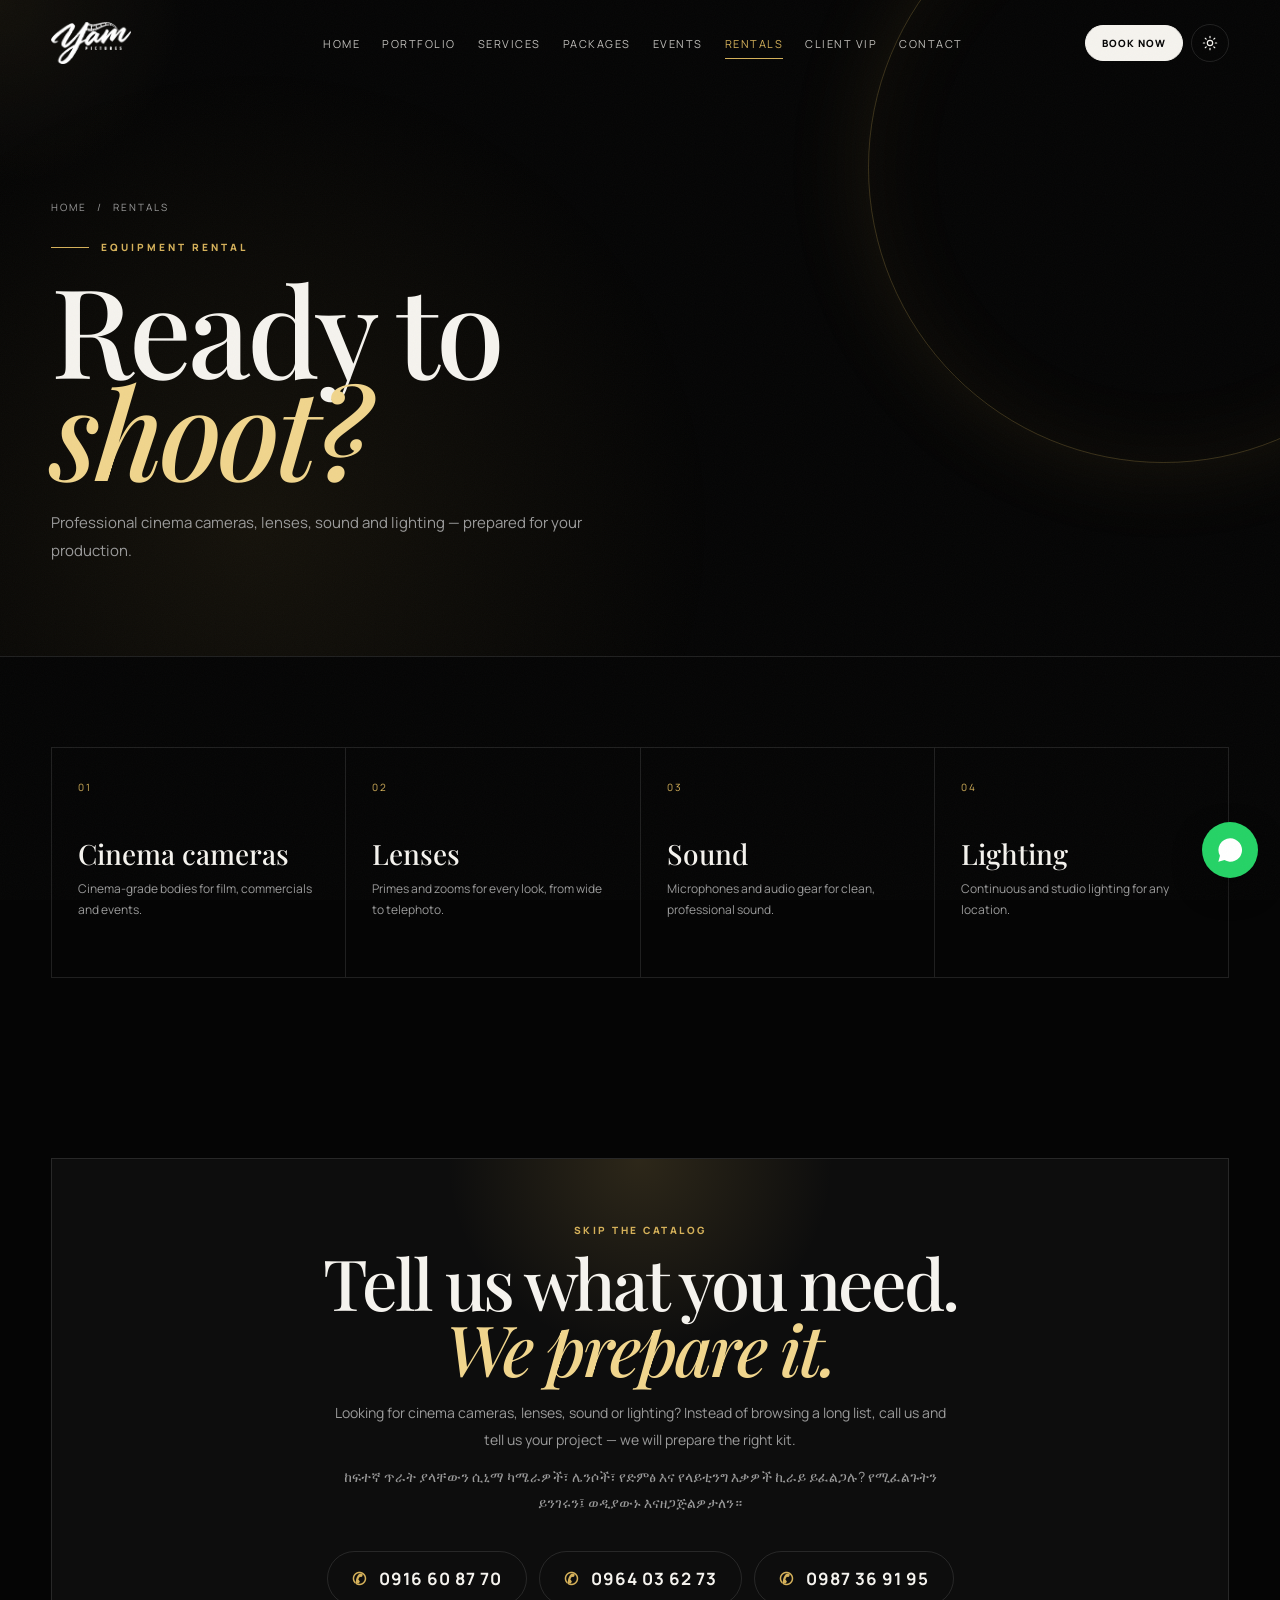
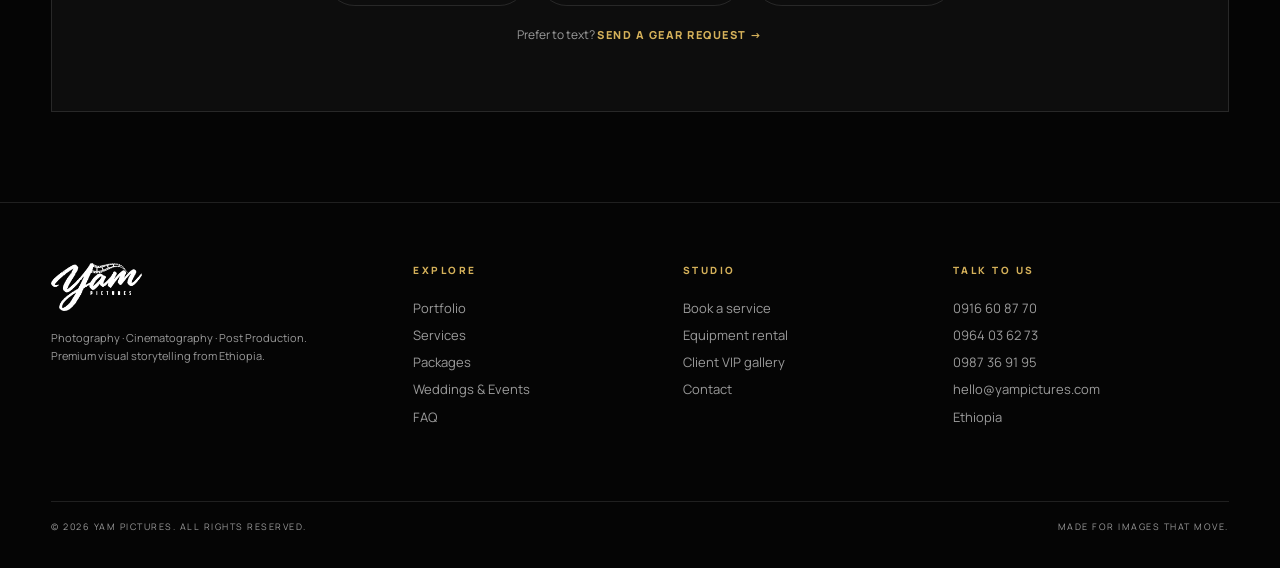
<file: rentals.html>
<!DOCTYPE html>
<html lang="en" data-theme="dark">
<head>
<meta charset="UTF-8">
<meta name="viewport" content="width=device-width,initial-scale=1">
<title>Equipment Rental — YAM PICTURES</title>
<meta name="description" content="Rent professional cinema cameras, lenses, sound and lighting from YAM PICTURES in Ethiopia.">
<meta name="theme-color" content="#050505">
<meta property="og:title" content="Equipment Rental — YAM PICTURES"><meta property="og:description" content="Rent professional cinema cameras, lenses, sound and lighting from YAM PICTURES in Ethiopia."><meta property="og:type" content="website"><meta property="og:image" content="assets/yam-logo.png">
<link rel="icon" type="image/png" href="assets/favicon.png"><link rel="apple-touch-icon" href="assets/favicon.png">
<link rel="preconnect" href="https://fonts.googleapis.com"><link rel="preconnect" href="https://fonts.gstatic.com" crossorigin>
<link href="https://fonts.googleapis.com/css2?family=Manrope:wght@300;400;500;600;700;800&family=Playfair+Display:ital,wght@0,400;0,500;0,600;0,700;1,400;1,500&display=swap" rel="stylesheet">
<script>try{document.documentElement.dataset.theme=localStorage.getItem('yam-theme')||'dark'}catch(e){}</script>
<link rel="stylesheet" href="assets/style.css">
</head>
<body>
<a class="skip" href="#main">Skip to content</a>
<div class="noise"></div><div class="cursor" id="cursor"></div><div class="progress" id="progress"></div>
<header id="header"><a class="logo" href="index.html" aria-label="YAM PICTURES — home"><img src="assets/yam-logo.png" alt="YAM PICTURES"></a>
<nav aria-label="Main"><a href="index.html">Home</a><a href="portfolio.html">Portfolio</a><a href="services.html">Services</a><a href="packages.html">Packages</a><a href="ceremonies.html">Events</a><a href="rentals.html" class=active aria-current=page>Rentals</a><a href="gallery-login.html">Client VIP</a><a href="contact.html">Contact</a></nav>
<div class="tools"><a class="btn primary nav-cta" href="booking.html" style="padding:10px 16px;font-size:10px">Book now</a><button class="tool" id="theme" type="button" aria-label="Toggle theme"></button><button class="tool menu" id="menu" type="button" aria-label="Open menu" aria-expanded="false" aria-controls="mnav">☰</button></div></header>
<div class="mnav" id="mnav"><a href="index.html">Home<small>01</small></a><a href="portfolio.html">Portfolio<small>02</small></a><a href="services.html">Services<small>03</small></a><a href="packages.html">Packages<small>04</small></a><a href="ceremonies.html">Events<small>05</small></a><a href="rentals.html" class=active>Rentals<small>06</small></a><a href="gallery-login.html">Client VIP<small>07</small></a><a href="contact.html">Contact<small>08</small></a><a class="btn primary" href="booking.html">Book now ↗</a></div>
<main id="main"><section class="page-hero"><div class="wrap"><div class="crumbs"><a href="index.html">Home</a><span>/</span><span>Rentals</span></div><div class="eyebrow">Equipment rental</div><h1>Ready to<br><em>shoot?</em></h1><p class="lead">Professional cinema cameras, lenses, sound and lighting — prepared for your production.</p></div></section>
<section class="section tight wrap"><div class="gear-grid"><div class="gear reveal"><span class="service-num">01</span><h3>Cinema cameras</h3><p>Cinema-grade bodies for film, commercials and events.</p></div><div class="gear reveal"><span class="service-num">02</span><h3>Lenses</h3><p>Primes and zooms for every look, from wide to telephoto.</p></div><div class="gear reveal"><span class="service-num">03</span><h3>Sound</h3><p>Microphones and audio gear for clean, professional sound.</p></div><div class="gear reveal"><span class="service-num">04</span><h3>Lighting</h3><p>Continuous and studio lighting for any location.</p></div></div></section>
<section class="section tight wrap"><div class="call-card reveal"><div class="kicker">Skip the catalog</div><h2>Tell us what you need.<br><span class="em">We prepare it.</span></h2>
<p>Looking for cinema cameras, lenses, sound or lighting? Instead of browsing a long list, call us and tell us your project — we will prepare the right kit.</p>
<p lang="am" style="margin-top:10px">ከፍተኛ ጥራት ያላቸውን ሲኒማ ካሜራዎች፣ ሌንሶች፣ የድምፅ እና የላይቲንግ እቃዎች ኪራይ ይፈልጋሉ? የሚፈልጉትን ይንገሩን፤ ወዲያውኑ እናዘጋጅልዎታለን።</p>
<div class="phones"><a class="phone" href="tel:0916608770"><i>✆</i>0916 60 87 70</a><a class="phone" href="tel:0964036273"><i>✆</i>0964 03 62 73</a><a class="phone" href="tel:0987369195"><i>✆</i>0987 36 91 95</a></div><p style="font-size:12px">Prefer to text? <a class="link-arrow" href="booking.html?service=rental">Send a gear request →</a></p></div></section></main>
<footer><div class="wrap"><div class="footer-grid"><div><div class="footer-logo"><img src="assets/yam-logo.png" alt="YAM PICTURES"></div><p class="footer-copy" style="margin-top:18px;max-width:280px">Photography · Cinematography · Post Production.<br>Premium visual storytelling from Ethiopia.</p></div>
<div><h4>Explore</h4><a href="portfolio.html">Portfolio</a><a href="services.html">Services</a><a href="packages.html">Packages</a><a href="ceremonies.html">Weddings &amp; Events</a><a href="faq.html">FAQ</a></div>
<div><h4>Studio</h4><a href="booking.html">Book a service</a><a href="rentals.html">Equipment rental</a><a href="gallery-login.html">Client VIP gallery</a><a href="contact.html">Contact</a></div>
<div><h4>Talk to us</h4><a href="tel:0916608770">0916 60 87 70</a><a href="tel:0964036273">0964 03 62 73</a><a href="tel:0987369195">0987 36 91 95</a><a href="mailto:hello@yampictures.com">hello@yampictures.com</a><span>Ethiopia</span></div></div>
<div class="footer-bottom"><span>© <span data-year>2026</span> YAM PICTURES. All rights reserved.</span><span>Made for images that move.</span></div></div></footer>
<a class="wa" href="https://wa.me/251916608770" target="_blank" rel="noopener" aria-label="Chat on WhatsApp"><svg viewBox="0 0 24 24" fill="currentColor"><path d="M17.5 14.4c-.3-.1-1.7-.8-2-.9-.3-.1-.5-.1-.7.1-.2.3-.8.9-.9 1.1-.2.2-.3.2-.6.1-.3-.1-1.2-.4-2.3-1.4-.8-.7-1.4-1.6-1.6-1.9-.2-.3 0-.4.1-.6l.4-.5c.1-.2.2-.3.3-.5.1-.2 0-.4 0-.5-.1-.1-.7-1.6-.9-2.2-.2-.6-.5-.5-.7-.5h-.6c-.2 0-.5.1-.8.4-.3.3-1 1-1 2.5s1.1 2.9 1.2 3.1c.1.2 2.1 3.2 5.1 4.5.7.3 1.3.5 1.7.6.7.2 1.4.2 1.9.1.6-.1 1.7-.7 2-1.4.2-.7.2-1.3.2-1.4-.1-.1-.3-.2-.6-.3zM12 2a10 10 0 0 0-8.6 15L2 22l5.2-1.4A10 10 0 1 0 12 2z"/></svg></a>
<button class="to-top" id="toTop" type="button" aria-label="Back to top">↑</button>
<script src="assets/app.js"></script>
</body>
</html>
</file>
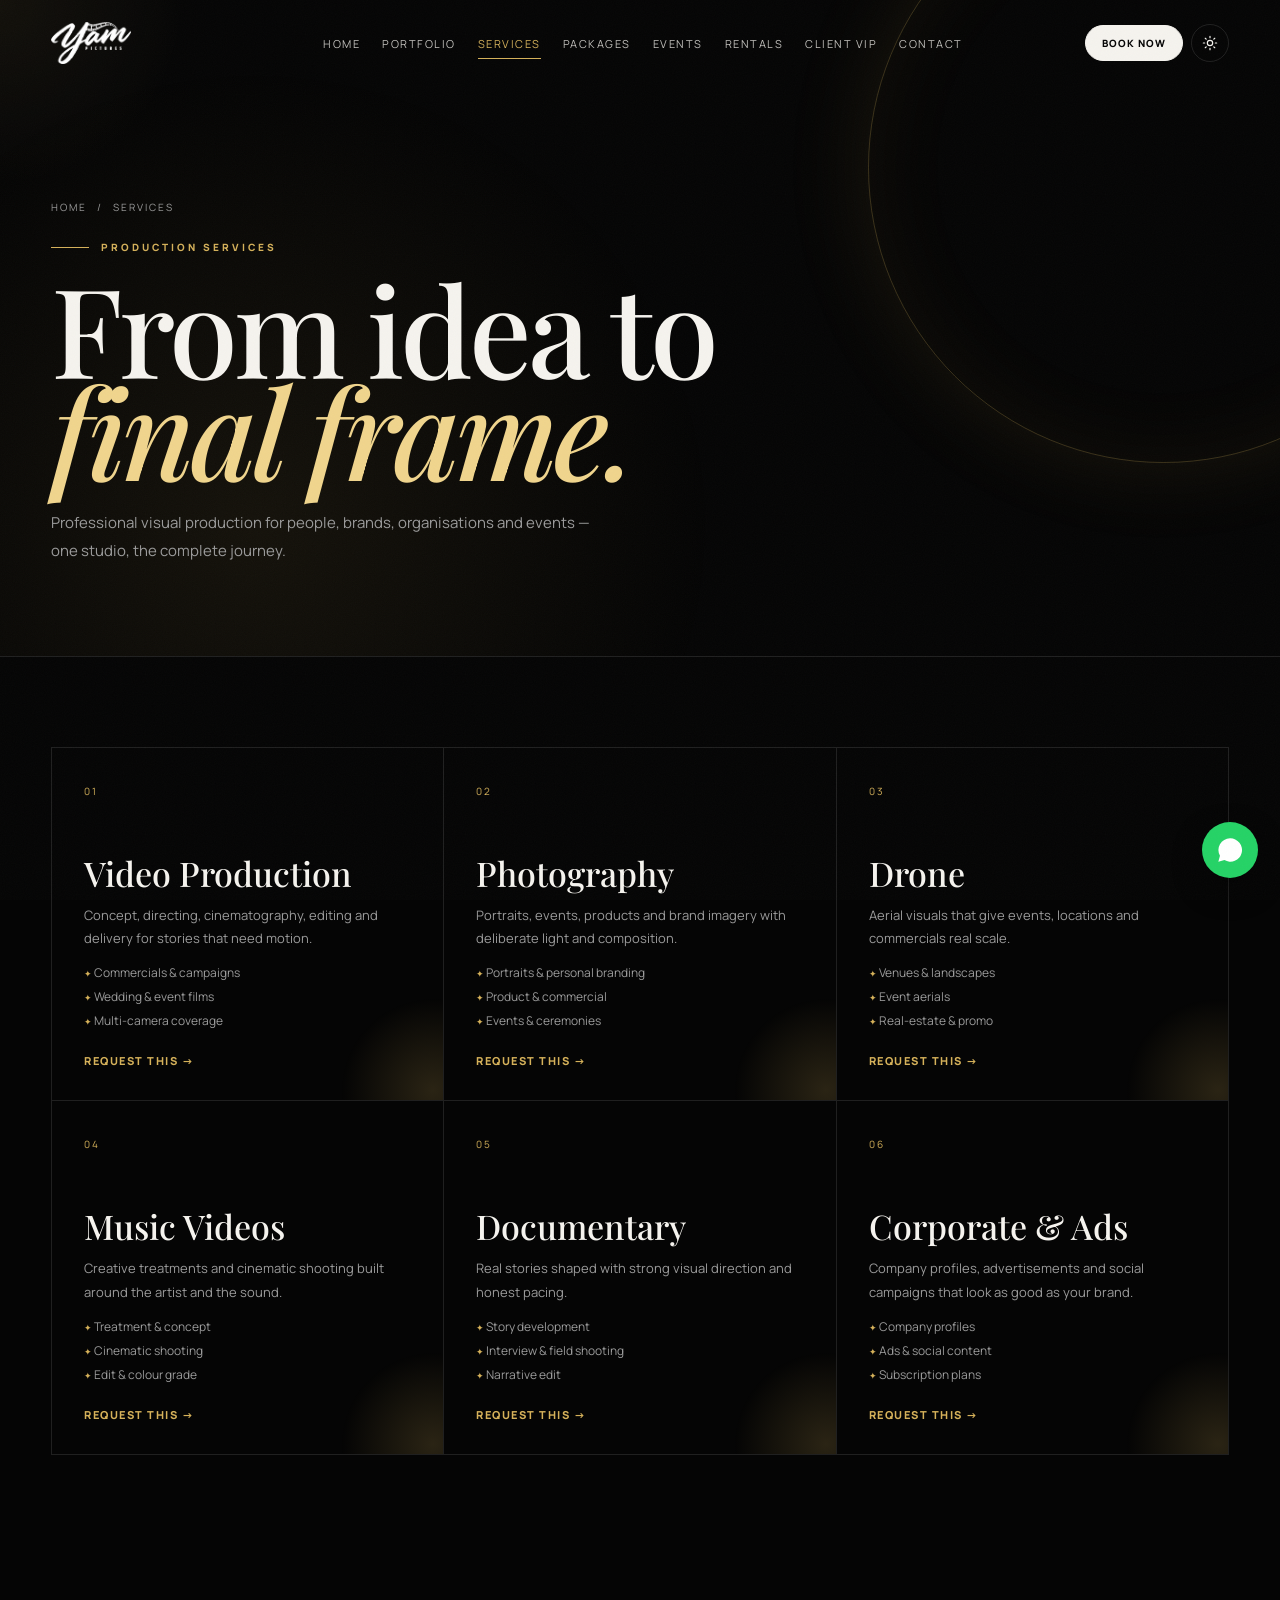
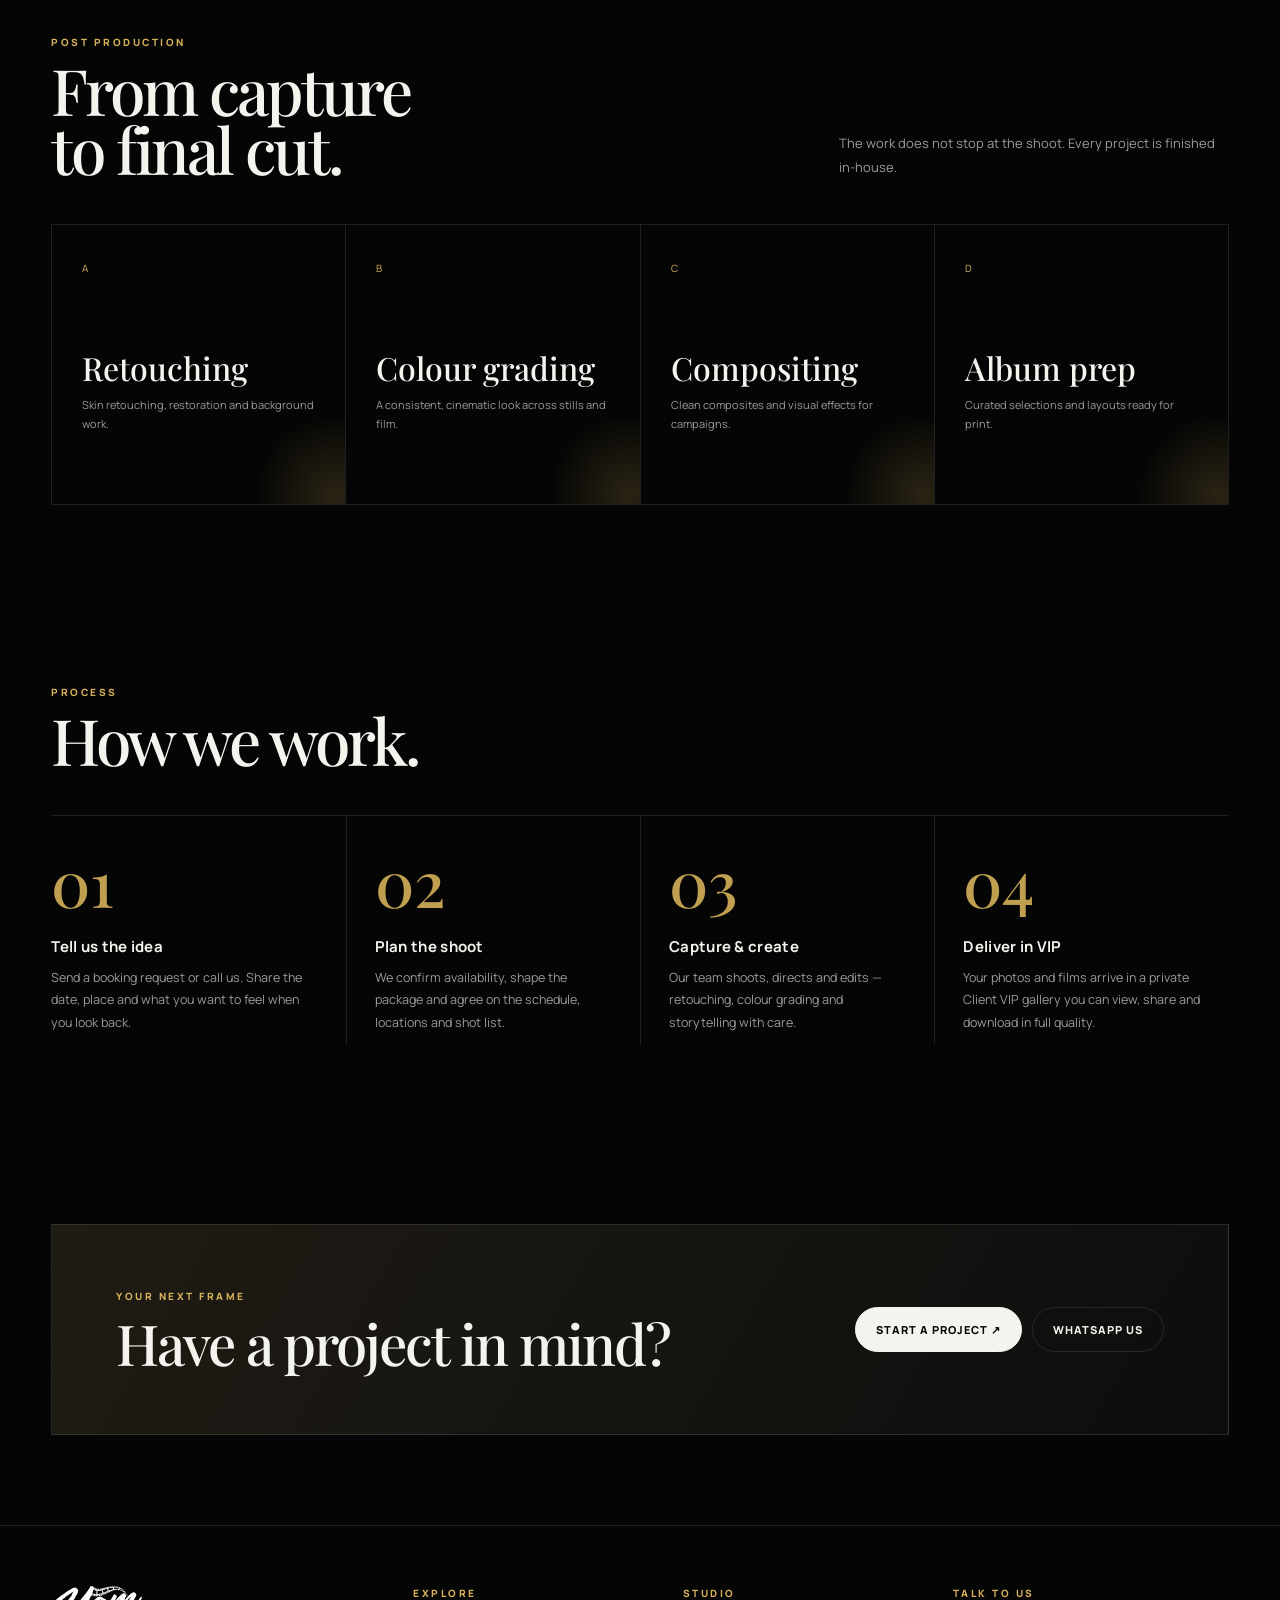
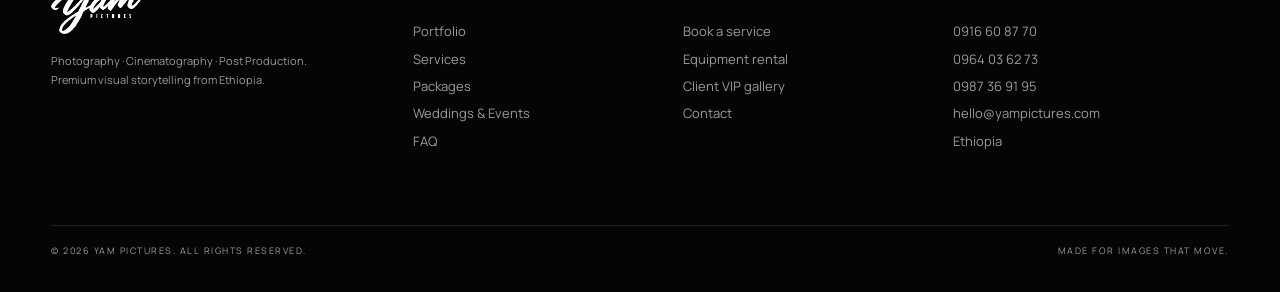
<file: services.html>
<!DOCTYPE html>
<html lang="en" data-theme="dark">
<head>
<meta charset="UTF-8">
<meta name="viewport" content="width=device-width,initial-scale=1">
<title>Services — YAM PICTURES</title>
<meta name="description" content="Video production, photography, drone, music videos, documentary and corporate content by YAM PICTURES.">
<meta name="theme-color" content="#050505">
<meta property="og:title" content="Services — YAM PICTURES"><meta property="og:description" content="Video production, photography, drone, music videos, documentary and corporate content by YAM PICTURES."><meta property="og:type" content="website"><meta property="og:image" content="assets/yam-logo.png">
<link rel="icon" type="image/png" href="assets/favicon.png"><link rel="apple-touch-icon" href="assets/favicon.png">
<link rel="preconnect" href="https://fonts.googleapis.com"><link rel="preconnect" href="https://fonts.gstatic.com" crossorigin>
<link href="https://fonts.googleapis.com/css2?family=Manrope:wght@300;400;500;600;700;800&family=Playfair+Display:ital,wght@0,400;0,500;0,600;0,700;1,400;1,500&display=swap" rel="stylesheet">
<script>try{document.documentElement.dataset.theme=localStorage.getItem('yam-theme')||'dark'}catch(e){}</script>
<link rel="stylesheet" href="assets/style.css">
</head>
<body>
<a class="skip" href="#main">Skip to content</a>
<div class="noise"></div><div class="cursor" id="cursor"></div><div class="progress" id="progress"></div>
<header id="header"><a class="logo" href="index.html" aria-label="YAM PICTURES — home"><img src="assets/yam-logo.png" alt="YAM PICTURES"></a>
<nav aria-label="Main"><a href="index.html">Home</a><a href="portfolio.html">Portfolio</a><a href="services.html" class=active aria-current=page>Services</a><a href="packages.html">Packages</a><a href="ceremonies.html">Events</a><a href="rentals.html">Rentals</a><a href="gallery-login.html">Client VIP</a><a href="contact.html">Contact</a></nav>
<div class="tools"><a class="btn primary nav-cta" href="booking.html" style="padding:10px 16px;font-size:10px">Book now</a><button class="tool" id="theme" type="button" aria-label="Toggle theme"></button><button class="tool menu" id="menu" type="button" aria-label="Open menu" aria-expanded="false" aria-controls="mnav">☰</button></div></header>
<div class="mnav" id="mnav"><a href="index.html">Home<small>01</small></a><a href="portfolio.html">Portfolio<small>02</small></a><a href="services.html" class=active>Services<small>03</small></a><a href="packages.html">Packages<small>04</small></a><a href="ceremonies.html">Events<small>05</small></a><a href="rentals.html">Rentals<small>06</small></a><a href="gallery-login.html">Client VIP<small>07</small></a><a href="contact.html">Contact<small>08</small></a><a class="btn primary" href="booking.html">Book now ↗</a></div>
<main id="main"><section class="page-hero"><div class="wrap"><div class="crumbs"><a href="index.html">Home</a><span>/</span><span>Services</span></div><div class="eyebrow">Production services</div><h1>From idea to<br><em>final frame.</em></h1><p class="lead">Professional visual production for people, brands, organisations and events — one studio, the complete journey.</p></div></section><section class="section tight wrap"><div class="svc-grid"><div class="svc reveal"><span class="service-num">01</span><h3>Video Production</h3><p>Concept, directing, cinematography, editing and delivery for stories that need motion.</p><ul><li>Commercials & campaigns</li><li>Wedding & event films</li><li>Multi-camera coverage</li></ul><a class="link-arrow" href="booking.html?service=other">Request this →</a></div><div class="svc reveal"><span class="service-num">02</span><h3>Photography</h3><p>Portraits, events, products and brand imagery with deliberate light and composition.</p><ul><li>Portraits & personal branding</li><li>Product & commercial</li><li>Events & ceremonies</li></ul><a class="link-arrow" href="booking.html?service=other">Request this →</a></div><div class="svc reveal"><span class="service-num">03</span><h3>Drone</h3><p>Aerial visuals that give events, locations and commercials real scale.</p><ul><li>Venues & landscapes</li><li>Event aerials</li><li>Real-estate & promo</li></ul><a class="link-arrow" href="booking.html?service=other">Request this →</a></div><div class="svc reveal"><span class="service-num">04</span><h3>Music Videos</h3><p>Creative treatments and cinematic shooting built around the artist and the sound.</p><ul><li>Treatment & concept</li><li>Cinematic shooting</li><li>Edit & colour grade</li></ul><a class="link-arrow" href="booking.html?service=other">Request this →</a></div><div class="svc reveal"><span class="service-num">05</span><h3>Documentary</h3><p>Real stories shaped with strong visual direction and honest pacing.</p><ul><li>Story development</li><li>Interview & field shooting</li><li>Narrative edit</li></ul><a class="link-arrow" href="booking.html?service=other">Request this →</a></div><div class="svc reveal"><span class="service-num">06</span><h3>Corporate & Ads</h3><p>Company profiles, advertisements and social campaigns that look as good as your brand.</p><ul><li>Company profiles</li><li>Ads & social content</li><li>Subscription plans</li></ul><a class="link-arrow" href="booking.html?service=corporate">Request this →</a></div></div></section><section class="section tight wrap"><div class="section-head reveal"><div><div class="kicker">Post production</div><h2>From capture<br>to final cut.</h2></div><p>The work does not stop at the shoot. Every project is finished in-house.</p></div><div class="services"><div class="service reveal"><span class="service-num">A</span><h3>Retouching</h3><p>Skin retouching, restoration and background work.</p></div><div class="service reveal"><span class="service-num">B</span><h3>Colour grading</h3><p>A consistent, cinematic look across stills and film.</p></div><div class="service reveal"><span class="service-num">C</span><h3>Compositing</h3><p>Clean composites and visual effects for campaigns.</p></div><div class="service reveal"><span class="service-num">D</span><h3>Album prep</h3><p>Curated selections and layouts ready for print.</p></div></div></section><section class="section tight wrap"><div class="section-head reveal"><div><div class="kicker">Process</div><h2>How we work.</h2></div></div><div class="steps">
<div class="step reveal"><b>01</b><h3>Tell us the idea</h3><p>Send a booking request or call us. Share the date, place and what you want to feel when you look back.</p></div>
<div class="step reveal"><b>02</b><h3>Plan the shoot</h3><p>We confirm availability, shape the package and agree on the schedule, locations and shot list.</p></div>
<div class="step reveal"><b>03</b><h3>Capture &amp; create</h3><p>Our team shoots, directs and edits — retouching, colour grading and storytelling with care.</p></div>
<div class="step reveal"><b>04</b><h3>Deliver in VIP</h3><p>Your photos and films arrive in a private Client VIP gallery you can view, share and download in full quality.</p></div></div></section><section class="section tight wrap"><div class="cta-strip reveal"><div><div class="kicker">Your next frame</div><h2>Have a project in mind?</h2></div><div class="actions"><a class="btn primary mag" href="booking.html">Start a project ↗</a><a class="btn mag" href="https://wa.me/251916608770" target="_blank" rel="noopener">WhatsApp us</a></div></div></section></main>
<footer><div class="wrap"><div class="footer-grid"><div><div class="footer-logo"><img src="assets/yam-logo.png" alt="YAM PICTURES"></div><p class="footer-copy" style="margin-top:18px;max-width:280px">Photography · Cinematography · Post Production.<br>Premium visual storytelling from Ethiopia.</p></div>
<div><h4>Explore</h4><a href="portfolio.html">Portfolio</a><a href="services.html">Services</a><a href="packages.html">Packages</a><a href="ceremonies.html">Weddings &amp; Events</a><a href="faq.html">FAQ</a></div>
<div><h4>Studio</h4><a href="booking.html">Book a service</a><a href="rentals.html">Equipment rental</a><a href="gallery-login.html">Client VIP gallery</a><a href="contact.html">Contact</a></div>
<div><h4>Talk to us</h4><a href="tel:0916608770">0916 60 87 70</a><a href="tel:0964036273">0964 03 62 73</a><a href="tel:0987369195">0987 36 91 95</a><a href="mailto:hello@yampictures.com">hello@yampictures.com</a><span>Ethiopia</span></div></div>
<div class="footer-bottom"><span>© <span data-year>2026</span> YAM PICTURES. All rights reserved.</span><span>Made for images that move.</span></div></div></footer>
<a class="wa" href="https://wa.me/251916608770" target="_blank" rel="noopener" aria-label="Chat on WhatsApp"><svg viewBox="0 0 24 24" fill="currentColor"><path d="M17.5 14.4c-.3-.1-1.7-.8-2-.9-.3-.1-.5-.1-.7.1-.2.3-.8.9-.9 1.1-.2.2-.3.2-.6.1-.3-.1-1.2-.4-2.3-1.4-.8-.7-1.4-1.6-1.6-1.9-.2-.3 0-.4.1-.6l.4-.5c.1-.2.2-.3.3-.5.1-.2 0-.4 0-.5-.1-.1-.7-1.6-.9-2.2-.2-.6-.5-.5-.7-.5h-.6c-.2 0-.5.1-.8.4-.3.3-1 1-1 2.5s1.1 2.9 1.2 3.1c.1.2 2.1 3.2 5.1 4.5.7.3 1.3.5 1.7.6.7.2 1.4.2 1.9.1.6-.1 1.7-.7 2-1.4.2-.7.2-1.3.2-1.4-.1-.1-.3-.2-.6-.3zM12 2a10 10 0 0 0-8.6 15L2 22l5.2-1.4A10 10 0 1 0 12 2z"/></svg></a>
<button class="to-top" id="toTop" type="button" aria-label="Back to top">↑</button>
<script src="assets/app.js"></script>
</body>
</html>
</file>
<file: assets/style.css>
:root{--bg:#050505;--surface:#0d0d0d;--surface2:#141414;--text:#f5f3ee;--muted:#9b9b9b;--line:rgba(255,255,255,.11);--gold:#d5b15a;--gold2:#f0d58d;--white:#fff;--shadow:0 30px 100px rgba(0,0,0,.48)}
html[data-theme=light]{--bg:#f4f1eb;--surface:#fff;--surface2:#e9e5dc;--text:#101010;--muted:#666;--line:rgba(0,0,0,.12);--gold:#9b741d;--gold2:#bd9437;--white:#111;--shadow:0 30px 80px rgba(0,0,0,.13)}
*{box-sizing:border-box;margin:0;padding:0}html{scroll-behavior:smooth}body{background:var(--bg);color:var(--text);font-family:Manrope,Arial,sans-serif;overflow-x:hidden;cursor:default}a{color:inherit;text-decoration:none}button{font:inherit;color:inherit}img{display:block;width:100%;height:100%;object-fit:cover}.wrap{width:min(1420px,92vw);margin:auto}.noise{position:fixed;inset:0;z-index:9999;pointer-events:none;opacity:.035;background-image:url("data:image/svg+xml,%3Csvg xmlns='http://www.w3.org/2000/svg' width='160' height='160'%3E%3Cfilter id='n'%3E%3CfeTurbulence type='fractalNoise' baseFrequency='.9' numOctaves='3'/%3E%3C/filter%3E%3Crect width='100%25' height='100%25' filter='url(%23n)' opacity='.8'/%3E%3C/svg%3E")}.cursor{position:fixed;width:420px;height:420px;border-radius:50%;pointer-events:none;z-index:0;transform:translate(-50%,-50%);background:radial-gradient(circle,rgba(213,177,90,.09),transparent 62%);mix-blend-mode:screen;opacity:.7}.progress{position:fixed;left:0;top:0;height:2px;width:0;background:var(--gold);z-index:2000}
header{position:fixed;top:0;left:0;right:0;z-index:1000;padding:22px 4vw;display:flex;align-items:center;justify-content:space-between;transition:.45s ease}header.scrolled{padding:13px 4vw;background:color-mix(in srgb,var(--bg) 78%,transparent);backdrop-filter:blur(18px);border-bottom:1px solid var(--line)}.logo{width:150px;height:42px}.logo img{object-fit:contain;object-position:left center;transition:.4s;filter:none}.logo-mark{display:none}html[data-theme=light] .logo img{filter:brightness(0) saturate(100%)}nav{display:flex;gap:30px;align-items:center;font-size:11px;text-transform:uppercase;letter-spacing:1.5px}nav a{position:relative;opacity:.78;transition:.3s}nav a:hover,nav a.active{opacity:1;color:var(--gold)}nav a:after{content:"";position:absolute;left:0;bottom:-8px;width:0;height:1px;background:var(--gold);transition:.3s}nav a:hover:after,nav a.active:after{width:100%}.tools{display:flex;gap:8px;align-items:center}.tool{height:38px;min-width:38px;border:1px solid var(--line);border-radius:50%;background:transparent;display:grid;place-items:center;cursor:pointer;transition:.3s}.tool:hover{border-color:var(--gold);transform:translateY(-2px)}select.tool{border-radius:20px;padding:0 11px;appearance:none}.menu{display:none}
.hero{min-height:100svh;position:relative;display:grid;align-items:end;padding:150px 0 55px;overflow:hidden}.hero-bg{position:absolute;inset:0;z-index:-3}.hero-bg img{filter:saturate(.82) contrast(1.08);transform:scale(1.08);animation:heroZoom 14s ease-out forwards}.hero-bg:after{content:"";position:absolute;inset:0;background:linear-gradient(90deg,rgba(0,0,0,.82) 0%,rgba(0,0,0,.43) 48%,rgba(0,0,0,.15) 100%),linear-gradient(0deg,rgba(0,0,0,.82),transparent 48%)}html[data-theme=light] .hero-bg:after{background:linear-gradient(90deg,rgba(244,241,235,.85),rgba(244,241,235,.28) 55%,transparent),linear-gradient(0deg,rgba(244,241,235,.72),transparent 50%)}.hero-grid{display:grid;grid-template-columns:1.15fr .85fr;gap:50px;align-items:end}.eyebrow{font-size:10px;letter-spacing:3px;text-transform:uppercase;color:var(--gold);font-weight:800;margin-bottom:23px;display:flex;gap:12px;align-items:center}.eyebrow:before{content:"";width:38px;height:1px;background:var(--gold)}h1{font-family:"Playfair Display",serif;font-size:clamp(66px,9.7vw,150px);font-weight:500;line-height:.82;letter-spacing:-6px;max-width:900px}h1 em{color:var(--gold2);font-style:italic}.hero-side{max-width:440px;justify-self:end;padding-bottom:7px}.hero-side p{font-size:15px;line-height:1.9;color:#d0d0d0;margin-bottom:28px}.hero-side .mini{font-size:9px;text-transform:uppercase;letter-spacing:2px;color:#aaa;margin-top:25px}.actions{display:flex;gap:10px;flex-wrap:wrap}.btn{border:1px solid rgba(255,255,255,.28);border-radius:999px;padding:14px 20px;font-size:11px;font-weight:800;letter-spacing:1px;text-transform:uppercase;transition:.35s;display:inline-flex;align-items:center;gap:10px}.btn.primary{background:#f4f1eb;color:#111;border-color:#f4f1eb}.btn:hover{transform:translateY(-4px);border-color:var(--gold);box-shadow:0 12px 30px rgba(0,0,0,.2)}.btn.primary:hover{background:var(--gold2);border-color:var(--gold2)}.scroll-cue{position:absolute;bottom:36px;right:4vw;display:flex;align-items:center;gap:12px;font-size:9px;text-transform:uppercase;letter-spacing:2px;opacity:.65}.scroll-line{width:55px;height:1px;background:currentColor;position:relative}.scroll-line:after{content:"";position:absolute;left:0;top:-2px;width:18px;height:5px;background:var(--gold);animation:scan 2s infinite}
.marquee{border-top:1px solid var(--line);border-bottom:1px solid var(--line);overflow:hidden;white-space:nowrap}.marquee-track{display:inline-flex;animation:marquee 24s linear infinite}.marquee span{padding:17px 30px;font-size:10px;text-transform:uppercase;letter-spacing:2.5px}.marquee b{color:var(--gold)}
.section{padding:130px 0}.section-head{display:flex;justify-content:space-between;align-items:end;gap:30px;margin-bottom:45px}.kicker{font-size:10px;text-transform:uppercase;letter-spacing:2.5px;color:var(--gold);font-weight:800;margin-bottom:12px}.section-head h2{font:500 clamp(42px,5vw,76px)/.92 "Playfair Display",serif;letter-spacing:-3px}.section-head p{max-width:390px;color:var(--muted);font-size:13px;line-height:1.8}
.experience{display:grid;grid-template-columns:1.05fr .95fr;gap:18px}.visual-card{position:relative;border:0;appearance:none;background:transparent;padding:0;text-align:left;color:inherit;font:inherit;width:100%;cursor:pointer;overflow:hidden;border-radius:3px;min-height:650px;background:#111}.visual-card.tall{min-height:720px}.visual-card img{transition:transform 1.2s cubic-bezier(.2,.7,.2,1),filter 1s}.visual-card:hover img{transform:scale(1.07);filter:saturate(1.12)}.visual-card:after{content:"";position:absolute;inset:0;background:linear-gradient(0deg,rgba(0,0,0,.8),transparent 55%)}.card-label{position:absolute;left:30px;right:30px;bottom:28px;z-index:2}.card-label span{font-size:9px;letter-spacing:2px;text-transform:uppercase;color:var(--gold2)}.card-label h3{font:500 clamp(34px,4vw,60px)/.95 "Playfair Display",serif;margin-top:8px}.play{position:absolute;right:26px;top:26px;width:58px;height:58px;border:1px solid rgba(255,255,255,.55);border-radius:50%;z-index:3;display:grid;place-items:center;backdrop-filter:blur(8px);font-size:14px;transition:.35s}.visual-card:hover .play{background:var(--gold);color:#111;border-color:var(--gold);transform:rotate(12deg) scale(1.08)}.side-stack{display:grid;grid-template-rows:1fr 1fr;gap:18px}.side-card{position:relative;overflow:hidden;min-height:350px}.side-card .card-label h3{font-size:38px}.side-card .card-label{left:24px;bottom:22px}.side-card:after{content:"";position:absolute;inset:0;background:linear-gradient(0deg,rgba(0,0,0,.78),transparent 65%)}
.reel{position:relative;min-height:620px;display:grid;place-items:center;overflow:hidden;background:#090909}.reel img{position:absolute;inset:0;filter:brightness(.42) saturate(.7);transform:scale(1.05);transition:1.5s}.reel:hover img{transform:scale(1.11);filter:brightness(.55) saturate(.9)}.reel-content{position:relative;text-align:center;z-index:2}.reel-content .play-big{width:100px;height:100px;border:1px solid rgba(255,255,255,.65);border-radius:50%;display:grid;place-items:center;margin:0 auto 25px;font-size:21px;transition:.45s}.reel:hover .play-big{background:var(--gold);color:#111;border-color:var(--gold);transform:scale(1.1)}.reel h2{font:500 clamp(48px,7vw,100px)/.9 "Playfair Display",serif}.reel p{margin-top:15px;color:#bbb;font-size:11px;letter-spacing:2px;text-transform:uppercase}.orbit{position:absolute;width:420px;height:420px;border:1px solid rgba(255,255,255,.08);border-radius:50%;animation:spin 18s linear infinite}.orbit:before,.orbit:after{content:"";position:absolute;width:6px;height:6px;border-radius:50%;background:var(--gold);top:0;left:50%;box-shadow:0 0 20px var(--gold)}.orbit:after{top:auto;bottom:20%;left:10%;width:4px;height:4px}
.work-grid{display:grid;grid-template-columns:repeat(12,1fr);gap:14px}.work{position:relative;border:0;appearance:none;background:transparent;padding:0;text-align:left;color:inherit;font:inherit;width:100%;cursor:pointer;overflow:hidden;min-height:420px;grid-column:span 5}.work:nth-child(2){grid-column:span 7;min-height:520px}.work:nth-child(3){grid-column:span 7}.work:nth-child(4){grid-column:span 5}.work img{transition:1.2s cubic-bezier(.2,.7,.2,1)}.work:hover img{transform:scale(1.08)}.work .overlay{position:absolute;inset:0;padding:25px;display:flex;flex-direction:column;justify-content:end;background:linear-gradient(0deg,rgba(0,0,0,.78),transparent 65%)}.overlay small{color:var(--gold2);font-size:9px;text-transform:uppercase;letter-spacing:2px}.overlay h3{font:500 34px/1 "Playfair Display",serif;margin-top:7px}.overlay p{font-size:11px;color:#ccc;margin-top:8px}
.services{display:grid;grid-template-columns:repeat(4,1fr);border-top:1px solid var(--line);border-left:1px solid var(--line)}.service{min-height:280px;padding:30px;border-right:1px solid var(--line);border-bottom:1px solid var(--line);position:relative;overflow:hidden;transition:.45s}.service:before{content:"";position:absolute;width:180px;height:180px;border-radius:50%;right:-80px;bottom:-80px;background:radial-gradient(circle,rgba(213,177,90,.18),transparent 65%);transition:.5s}.service:hover{background:var(--surface);transform:translateY(-5px)}.service:hover:before{transform:scale(1.7)}.service-num{font-size:10px;color:var(--gold);letter-spacing:2px}.service h3{font:500 32px/1 "Playfair Display",serif;margin:75px 0 12px}.service p{font-size:11px;color:var(--muted);line-height:1.7;max-width:240px}
.statement{padding:170px 0;text-align:center;position:relative;overflow:hidden}.statement h2{font:500 clamp(55px,9vw,135px)/.85 "Playfair Display",serif;letter-spacing:-6px;max-width:1200px;margin:auto}.statement h2 em{color:var(--gold);font-style:italic}.statement p{max-width:500px;margin:30px auto 0;color:var(--muted);font-size:13px;line-height:1.8}.statement .ring{position:absolute;width:700px;height:700px;border:1px solid var(--line);border-radius:50%;left:50%;top:50%;transform:translate(-50%,-50%);z-index:-1}.statement .ring:after{content:"";position:absolute;inset:90px;border:1px solid var(--line);border-radius:50%}
footer{border-top:1px solid var(--line);padding:60px 0 35px}.footer-top{display:flex;justify-content:space-between;gap:40px}.footer-logo{width:170px;height:48px}.footer-logo img{object-fit:contain;object-position:left center}html[data-theme=light] .footer-logo img{filter:brightness(0) saturate(100%)}.footer-copy{color:var(--muted);font-size:11px;line-height:1.7}.footer-links{display:flex;gap:28px;font-size:10px;text-transform:uppercase;letter-spacing:1.5px}.footer-links a:hover{color:var(--gold)}.footer-bottom{margin-top:70px;display:flex;justify-content:space-between;border-top:1px solid var(--line);padding-top:18px;font-size:9px;color:var(--muted);text-transform:uppercase;letter-spacing:1.5px}
.reveal{opacity:0;transform:translateY(55px);transition:opacity .9s ease,transform 1s cubic-bezier(.2,.7,.2,1)}.reveal.visible{opacity:1;transform:none}.mag{will-change:transform}
@keyframes heroZoom{to{transform:scale(1)}}@keyframes scan{0%,100%{transform:translateX(0)}50%{transform:translateX(38px)}}@keyframes marquee{to{transform:translateX(-50%)}}@keyframes spin{to{transform:rotate(360deg)}}
@media(max-width:950px){nav{display:none}.menu{display:grid}.hero-grid{grid-template-columns:1fr}.hero-side{justify-self:start;margin-top:40px}.experience{grid-template-columns:1fr}.visual-card,.visual-card.tall{min-height:570px}.services{grid-template-columns:1fr 1fr}.work{grid-column:span 6!important}.work:nth-child(2){min-height:420px}.section{padding:95px 0}.cursor{display:none}}
@media(max-width:600px){header{padding:16px 5vw}.logo{width:125px;height:36px}.tools{gap:5px}.tool{height:35px;min-width:35px}.hero{padding-top:125px;padding-bottom:50px}.hero-bg:after{background:linear-gradient(0deg,rgba(0,0,0,.92),rgba(0,0,0,.25) 75%)}h1{font-size:clamp(55px,17vw,85px);letter-spacing:-4px}.hero-side p{font-size:13px}.scroll-cue{display:none}.section-head{display:block}.section-head p{margin-top:18px}.experience{gap:10px}.side-stack{gap:10px}.visual-card,.visual-card.tall{min-height:470px}.side-card{min-height:300px}.reel{min-height:500px}.orbit{width:300px;height:300px}.work-grid{gap:9px}.work,.work:nth-child(2),.work:nth-child(3),.work:nth-child(4){grid-column:span 12!important;min-height:390px}.services{grid-template-columns:1fr}.service{min-height:240px}.service h3{margin-top:50px}.statement{padding:110px 0}.statement h2{font-size:clamp(52px,15vw,80px);letter-spacing:-4px}.statement .ring{width:430px;height:430px}.footer-top,.footer-bottom{display:block}.footer-links{margin-top:35px;flex-wrap:wrap}.footer-bottom>*+*{margin-top:12px}.marquee span{padding:15px 18px;font-size:8px}}
@media(prefers-reduced-motion:reduce){*,*:before,*:after{animation:none!important;transition:none!important;scroll-behavior:auto!important}}

/* FINAL POLISH — theme-safe typography + abstract hero */
.hero-bg{background:radial-gradient(circle at 72% 34%,color-mix(in srgb,var(--gold) 13%,transparent),transparent 22%),radial-gradient(circle at 20% 70%,color-mix(in srgb,var(--gold) 7%,transparent),transparent 28%),var(--bg);overflow:hidden}
.hero-bg:after{content:"";position:absolute;inset:0;background:linear-gradient(90deg,var(--bg) 0%,color-mix(in srgb,var(--bg) 94%,transparent) 52%,color-mix(in srgb,var(--bg) 76%,transparent) 100%),linear-gradient(0deg,var(--bg),transparent 45%);opacity:.98}
.hero-orb{position:absolute;border-radius:50%;filter:blur(2px);border:1px solid color-mix(in srgb,var(--gold) 24%,transparent);box-shadow:0 0 80px color-mix(in srgb,var(--gold) 10%,transparent),inset 0 0 80px color-mix(in srgb,var(--gold) 6%,transparent);animation:orbFloat 12s ease-in-out infinite}
.orb-a{width:46vw;height:46vw;right:-12vw;top:10vh}.orb-b{width:25vw;height:25vw;right:22vw;bottom:-9vw;animation-delay:-5s}
.hero-gridlines{position:absolute;inset:-20%;opacity:.18;background:linear-gradient(90deg,transparent 49.8%,var(--line) 50%,transparent 50.2%),linear-gradient(0deg,transparent 49.8%,var(--line) 50%,transparent 50.2%);background-size:120px 120px;transform:perspective(700px) rotateX(62deg) translateY(18%);mask-image:linear-gradient(to bottom,transparent 0%,#000 35%,#000 80%,transparent 100%);animation:gridDrift 18s linear infinite}
.hero-vignette{position:absolute;inset:0;background:radial-gradient(circle at center,transparent 35%,var(--bg) 100%);opacity:.55}
.hero-side p{color:var(--muted)}.hero-side .mini{color:var(--muted)}
.btn{border-color:var(--line);color:var(--text)}.btn.primary{background:var(--text);color:var(--bg);border-color:var(--text)}
html[data-theme=light] .hero-bg:after{background:linear-gradient(90deg,var(--bg) 0%,color-mix(in srgb,var(--bg) 94%,transparent) 55%,color-mix(in srgb,var(--bg) 78%,transparent)),linear-gradient(0deg,var(--bg),transparent 45%)}
html[data-theme=light] .hero-gridlines{opacity:.22}
html[data-theme=light] .hero-orb{border-color:color-mix(in srgb,var(--gold) 28%,transparent)}
html[data-theme=light] .reel-content p{color:var(--muted)}
@keyframes orbFloat{0%,100%{transform:translate3d(0,0,0) scale(1)}50%{transform:translate3d(-3vw,2vh,0) scale(1.05)}}
@keyframes gridDrift{from{background-position:0 0}to{background-position:120px 120px}}

/* Fullscreen visual viewer */
.visual-viewer{position:fixed;inset:0;z-index:3000;background:rgba(4,4,4,.96);backdrop-filter:blur(24px);display:flex;align-items:center;justify-content:center;opacity:0;visibility:hidden;transition:opacity .45s ease,visibility .45s ease;padding:32px}
.visual-viewer.open{opacity:1;visibility:visible}.viewer-stage{width:min(1500px,94vw);height:min(88vh,900px);position:relative;display:grid;place-items:center;transform:scale(.92) translateY(20px);transition:transform .65s cubic-bezier(.2,.8,.2,1)}.visual-viewer.open .viewer-stage{transform:scale(1) translateY(0)}.viewer-stage img{max-width:100%;max-height:100%;width:auto;height:auto;object-fit:contain;box-shadow:0 30px 100px rgba(0,0,0,.55)}.viewer-overlay{position:absolute;inset:0;pointer-events:none;background:linear-gradient(180deg,rgba(0,0,0,.45),transparent 25%,transparent 70%,rgba(0,0,0,.55))}.viewer-info{position:absolute;left:0;bottom:0;padding:26px 30px;color:#fff;z-index:2}.viewer-info small{color:#f0d58d;text-transform:uppercase;letter-spacing:2.5px;font-size:9px}.viewer-info h3{font:500 clamp(34px,5vw,70px)/.92 "Playfair Display",serif;margin-top:7px}.viewer-close{position:absolute;right:0;top:0;width:52px;height:52px;border:1px solid rgba(255,255,255,.28);border-radius:50%;background:rgba(0,0,0,.22);color:#fff;z-index:4;font-size:22px;cursor:pointer;transition:.3s}.viewer-close:hover{background:var(--gold);border-color:var(--gold);color:#111;transform:rotate(90deg)}
@media(max-width:700px){.visual-viewer{padding:16px}.viewer-stage{width:100%;height:82vh}.viewer-info{padding:18px}.viewer-close{width:44px;height:44px}.hero-orb{width:70vw;height:70vw}.hero-gridlines{background-size:80px 80px}}

/* Premium Portfolio CTA */
.portfolio-cta{position:relative;overflow:hidden;display:inline-flex;align-items:center;gap:16px;padding:15px 18px 15px 22px;border-radius:999px;isolation:isolate}
.portfolio-cta:before{content:"";position:absolute;inset:0;background:linear-gradient(105deg,transparent 20%,rgba(255,255,255,.22) 48%,transparent 72%);transform:translateX(-130%);transition:transform .7s ease;z-index:-1}
.portfolio-cta b{width:32px;height:32px;display:grid;place-items:center;border:1px solid currentColor;border-radius:50%;font-size:16px;font-weight:500;transition:transform .45s ease,background .45s ease}
.portfolio-cta:hover{transform:translateY(-3px);box-shadow:0 14px 34px rgba(0,0,0,.18)}
.portfolio-cta:hover:before{transform:translateX(130%)}
.portfolio-cta:hover b{transform:translate(3px,-3px) rotate(3deg);background:rgba(255,255,255,.12)}
@media(max-width:600px){.portfolio-cta{padding:13px 15px 13px 18px;gap:12px}.portfolio-cta b{width:29px;height:29px}}

/* FINAL THEME FIX — HEADER ICON */
.btn-theme,
.btn-theme svg,
.btn-theme svg * {
  color: var(--text) !important;
  stroke: currentColor !important;
  fill: none !important;
}
:root[data-theme="light"] .btn-theme,
:root[data-theme="light"] .btn-theme svg,
:root[data-theme="light"] .btn-theme svg * {
  color: #111111 !important;
  stroke: #111111 !important;
}
:root[data-theme="dark"] .btn-theme,
:root[data-theme="dark"] .btn-theme svg,
:root[data-theme="dark"] .btn-theme svg * {
  color: #ffffff !important;
  stroke: #ffffff !important;
}

/* FINAL IMAGE CAPTION FIX — ALWAYS WHITE */
.visual-card,
.visual-card *,
.work,
.work * {
  --caption-color: #ffffff;
}
.visual-card .visual-label,
.visual-card .visual-label *,
.visual-card .card-overlay,
.visual-card .card-overlay *,
.visual-card .card-copy,
.visual-card .card-copy *,
.visual-card h3,
.visual-card p,
.work .work-overlay,
.work .work-overlay *,
.work .work-copy,
.work .work-copy *,
.work h3,
.work p {
  color: #ffffff !important;
}


/* ===================== YAM — SHARED SYSTEM (extends home design) ===================== */
:root{--r:4px}
::selection{background:var(--gold);color:#111}
:focus-visible{outline:2px solid var(--gold);outline-offset:3px}
.skip{position:absolute;left:12px;top:-70px;z-index:5000;background:var(--gold);color:#111;padding:10px 16px;font-weight:800;font-size:12px;transition:top .2s}.skip:focus{top:10px}
body{-webkit-font-smoothing:antialiased}
.nav-cta{padding:10px 16px!important;font-size:10px!important}
nav{gap:22px}nav a.active:after{width:100%}
.tool svg{width:16px;height:16px}
.logo{display:block}
@media(max-width:1180px){nav{display:none!important}.menu{display:grid!important}}
@media(min-width:1181px){.nav-cta.mob-only{display:none}}
/* mobile overlay nav */
.mnav{position:fixed;inset:0;z-index:900;background:var(--bg);padding:110px 6vw 40px;display:flex;flex-direction:column;gap:2px;opacity:0;visibility:hidden;transition:.4s;overflow:auto}
.mnav.open{opacity:1;visibility:visible}
.mnav a{font:500 clamp(32px,9vw,54px)/1.15 "Playfair Display",serif;padding:10px 0;border-bottom:1px solid var(--line);display:flex;justify-content:space-between;align-items:center}
.mnav a.active{color:var(--gold)}.mnav a small{font:700 10px Manrope,Arial,sans-serif;letter-spacing:2px;color:var(--muted)}
.mnav .btn{margin-top:26px;justify-content:center;font:800 12px Manrope,Arial,sans-serif;border-radius:999px;padding:16px}
header{z-index:1000}

/* page hero */
.page-hero{position:relative;padding:200px 0 90px;overflow:hidden;border-bottom:1px solid var(--line)}
.page-hero:before{content:"";position:absolute;width:46vw;height:46vw;right:-14vw;top:-10vw;border-radius:50%;border:1px solid color-mix(in srgb,var(--gold) 26%,transparent);box-shadow:0 0 90px color-mix(in srgb,var(--gold) 10%,transparent),inset 0 0 90px color-mix(in srgb,var(--gold) 6%,transparent);animation:orbFloat 12s ease-in-out infinite}
.page-hero:after{content:"";position:absolute;inset:0;background:radial-gradient(circle at 20% 80%,color-mix(in srgb,var(--gold) 8%,transparent),transparent 40%);pointer-events:none}
.page-hero .wrap{position:relative;z-index:1}
.page-hero h1{font:500 clamp(50px,8vw,124px)/.88;font-family:"Playfair Display",serif;letter-spacing:-4px;max-width:1000px}
.page-hero h1 em{color:var(--gold2)}
.page-hero p.lead{max-width:560px;margin-top:28px;color:var(--muted);font-size:15px;line-height:1.9}
.crumbs{font-size:10px;letter-spacing:2px;text-transform:uppercase;color:var(--muted);margin-bottom:26px;display:flex;gap:10px}.crumbs a:hover{color:var(--gold)}
.section.tight{padding:90px 0}
.sec-center{text-align:center;max-width:720px;margin:0 auto 60px}.sec-center h2{font:500 clamp(40px,5vw,72px)/.95 "Playfair Display",serif;letter-spacing:-3px}.sec-center p{color:var(--muted);font-size:14px;line-height:1.9;margin-top:18px}
.em{color:var(--gold2);font-style:italic}

/* buttons extra */
.btn.gold{background:var(--gold);border-color:var(--gold);color:#111}.btn.gold:hover{background:var(--gold2);border-color:var(--gold2)}
.btn.sm{padding:11px 16px;font-size:10px}
.btn[disabled]{opacity:.5;pointer-events:none}
.link-arrow{font-size:11px;font-weight:800;letter-spacing:1.5px;text-transform:uppercase;color:var(--gold);display:inline-flex;gap:8px;transition:.3s}.link-arrow:hover{gap:14px}

/* service cards (detail) */
.svc-grid{display:grid;grid-template-columns:repeat(3,1fr);border-top:1px solid var(--line);border-left:1px solid var(--line)}
.svc{padding:36px 32px 32px;border-right:1px solid var(--line);border-bottom:1px solid var(--line);display:flex;flex-direction:column;gap:14px;position:relative;overflow:hidden;transition:.45s;min-height:340px}
.svc:before{content:"";position:absolute;width:200px;height:200px;border-radius:50%;right:-90px;bottom:-90px;background:radial-gradient(circle,rgba(213,177,90,.18),transparent 65%);transition:.5s}
.svc:hover{background:var(--surface);transform:translateY(-4px)}.svc:hover:before{transform:scale(1.7)}
.svc h3{font:500 34px/1 "Playfair Display",serif;margin-top:44px}.svc p{font-size:13px;line-height:1.8;color:var(--muted)}
.svc ul{list-style:none;font-size:12px;color:var(--muted);display:grid;gap:7px}.svc li:before{content:"✦ ";color:var(--gold);font-size:9px}
.svc .link-arrow{margin-top:auto;padding-top:10px}

/* process */
.steps{display:grid;grid-template-columns:repeat(4,1fr);gap:0;border-top:1px solid var(--line)}
.step{padding:34px 28px 10px 0;position:relative}.step+.step{padding-left:28px;border-left:1px solid var(--line)}
.step b{font:500 64px/1 "Playfair Display",serif;color:var(--gold);opacity:.9;display:block;margin-bottom:22px}
.step h3{font:700 15px Manrope,Arial,sans-serif;letter-spacing:.3px;margin-bottom:10px}.step p{font-size:12.5px;color:var(--muted);line-height:1.8}

/* packages */
.tier-tabs{display:flex;gap:8px;justify-content:center;margin-bottom:44px;flex-wrap:wrap}
.chip{border:1px solid var(--line);background:transparent;border-radius:999px;padding:11px 20px;font-size:10px;font-weight:800;letter-spacing:1.5px;text-transform:uppercase;cursor:pointer;color:var(--muted);transition:.3s}
.chip:hover{border-color:var(--gold);color:var(--text)}.chip.on{background:var(--text);color:var(--bg);border-color:var(--text)}
.tiers{display:grid;grid-template-columns:repeat(3,1fr);gap:18px;align-items:stretch}
.tier{border:1px solid var(--line);background:var(--surface);padding:42px 34px 36px;display:flex;flex-direction:column;position:relative;transition:.4s}
.tier:hover{transform:translateY(-6px);box-shadow:var(--shadow)}
.tier.pop{border-color:var(--gold);background:linear-gradient(180deg,color-mix(in srgb,var(--gold) 9%,var(--surface)),var(--surface) 60%)}
.badge{position:absolute;top:-12px;left:34px;background:var(--gold);color:#111;font-size:9px;font-weight:800;letter-spacing:2px;text-transform:uppercase;padding:6px 12px}
.tier .t-name{font-size:10px;letter-spacing:3px;text-transform:uppercase;color:var(--gold);font-weight:800}
.tier .price{font:500 clamp(46px,5vw,64px)/1 "Playfair Display",serif;letter-spacing:-2px;margin:18px 0 4px}.tier .price small{font:600 12px Manrope,Arial,sans-serif;letter-spacing:1px;color:var(--muted);margin-left:6px}
.tier .t-desc{font-size:12.5px;color:var(--muted);line-height:1.8;margin-bottom:24px;min-height:44px}
.tier ul{list-style:none;display:grid;gap:12px;font-size:13px;padding:24px 0;border-top:1px solid var(--line);margin-bottom:26px}
.tier li{display:flex;gap:12px;align-items:flex-start;line-height:1.5}.tier li:before{content:"✦";color:var(--gold);font-size:10px;margin-top:4px}
.tier .btn{margin-top:auto;justify-content:center}
.pkg-panel[hidden]{display:none}
.note{max-width:720px;margin:34px auto 0;text-align:center;font-size:12px;color:var(--muted);line-height:1.8}

/* portfolio */
.filters{display:flex;gap:8px;flex-wrap:wrap;margin-bottom:34px}
.pgrid{columns:3 300px;column-gap:14px}
.pitem{break-inside:avoid;margin-bottom:14px;position:relative;overflow:hidden;cursor:pointer;display:block;width:100%;border:0;padding:0;background:var(--surface2);text-align:left;color:inherit}
.pitem img{width:100%;height:auto;transition:1.1s cubic-bezier(.2,.7,.2,1)}.pitem:hover img{transform:scale(1.06)}
.pitem .overlay{position:absolute;inset:0;padding:22px;display:flex;flex-direction:column;justify-content:end;background:linear-gradient(0deg,rgba(0,0,0,.78),transparent 60%);opacity:0;transition:.4s;color:#fff}
.pitem:hover .overlay,.pitem:focus-visible .overlay{opacity:1}
.pitem small{color:var(--gold2);font-size:9px;text-transform:uppercase;letter-spacing:2px}.pitem h3{font:500 28px/1 "Playfair Display",serif;margin-top:6px}
.pstate{padding:70px 0;text-align:center;color:var(--muted);font-size:13px}
.spinner{width:34px;height:34px;border:2px solid var(--line);border-top-color:var(--gold);border-radius:50%;margin:0 auto 16px;animation:spin 1s linear infinite}
@media(hover:none){.pitem .overlay{opacity:1}}

/* rentals */
.gear-grid{display:grid;grid-template-columns:repeat(4,1fr);gap:0;border-top:1px solid var(--line);border-left:1px solid var(--line)}
.gear{padding:32px 26px;border-right:1px solid var(--line);border-bottom:1px solid var(--line);min-height:230px;transition:.4s}.gear:hover{background:var(--surface)}
.gear .service-num{display:block;margin-bottom:46px}.gear h3{font:500 28px/1 "Playfair Display",serif;margin-bottom:10px}.gear p{font-size:12px;color:var(--muted);line-height:1.8}
.call-card{border:1px solid var(--line);background:var(--surface);padding:clamp(34px,5vw,70px);text-align:center;position:relative;overflow:hidden}
.call-card:before{content:"";position:absolute;width:420px;height:420px;border-radius:50%;left:50%;top:-210px;transform:translateX(-50%);background:radial-gradient(circle,rgba(213,177,90,.16),transparent 65%)}
.call-card>*{position:relative}.call-card h2{font:500 clamp(40px,5.5vw,80px)/.95 "Playfair Display",serif;letter-spacing:-3px}
.call-card p{max-width:620px;margin:18px auto 0;color:var(--muted);font-size:14px;line-height:1.9}
.phones{display:flex;gap:12px;justify-content:center;flex-wrap:wrap;margin:34px 0 8px}
.phone{display:inline-flex;align-items:center;gap:12px;border:1px solid var(--line);padding:15px 24px;border-radius:999px;font:700 17px Manrope,Arial,sans-serif;letter-spacing:1px;transition:.35s}
.phone:hover{border-color:var(--gold);color:var(--gold);transform:translateY(-3px)}.phone i{font-style:normal;color:var(--gold)}

/* faq */
.faq{max-width:900px;margin:auto}
.faq details{border-bottom:1px solid var(--line)}.faq details:first-child{border-top:1px solid var(--line)}
.faq summary{list-style:none;cursor:pointer;padding:26px 0;display:flex;justify-content:space-between;gap:20px;font:500 clamp(22px,2.6vw,30px)/1.2 "Playfair Display",serif}
.faq summary::-webkit-details-marker{display:none}.faq summary:after{content:"+";font:300 30px Manrope,Arial,sans-serif;color:var(--gold);transition:.3s;flex:none}
.faq details[open] summary:after{transform:rotate(45deg)}.faq details p{padding:0 50px 28px 0;color:var(--muted);font-size:14px;line-height:1.9}

/* forms */
.form-card{border:1px solid var(--line);background:var(--surface);padding:clamp(26px,4vw,48px)}
.fgrid{display:grid;grid-template-columns:1fr 1fr;gap:18px}.fgrid .full{grid-column:1/-1}
.fg{display:grid;gap:8px;align-content:start}
.fg label{font-size:10px;font-weight:800;letter-spacing:2px;text-transform:uppercase;color:var(--muted)}
.fg label em{font-style:normal;text-transform:none;letter-spacing:0;font-weight:500;opacity:.7}
.fg input,.fg select,.fg textarea{width:100%;min-height:52px;background:var(--surface2);border:1px solid var(--line);color:var(--text);font:500 14px Manrope,Arial,sans-serif;padding:14px 16px;border-radius:2px;outline:0;transition:.25s;appearance:none}
.fg select{background-image:linear-gradient(45deg,transparent 50%,var(--gold) 50%),linear-gradient(135deg,var(--gold) 50%,transparent 50%);background-position:calc(100% - 20px) 50%,calc(100% - 14px) 50%;background-size:6px 6px;background-repeat:no-repeat;padding-right:40px}
.fg textarea{min-height:140px;resize:vertical}
.fg input:focus,.fg select:focus,.fg textarea:focus{border-color:var(--gold);box-shadow:0 0 0 3px color-mix(in srgb,var(--gold) 20%,transparent)}
.fg [aria-invalid=true]{border-color:#e5484d;box-shadow:0 0 0 3px rgba(229,72,77,.15)}
.err{font-size:11px;color:#e5484d;min-height:0;display:none}.fg.bad .err{display:block}
.dyn{display:none}.dyn.show{display:contents}
.form-status{font-size:13px;font-weight:600;min-height:20px;margin-top:6px}.form-status.ok{color:#3fb27f}.form-status.bad{color:#e5484d}
.form-actions{display:flex;gap:12px;flex-wrap:wrap;margin-top:26px}
.form-actions .btn{cursor:pointer}
.contact-grid{display:grid;grid-template-columns:.85fr 1.15fr;gap:20px}
.info-card{border:1px solid var(--line);background:var(--surface);padding:clamp(26px,4vw,44px);display:flex;flex-direction:column;gap:26px}
.info-card h3{font:500 38px/1 "Playfair Display",serif}
.info-row small{display:block;font-size:10px;letter-spacing:2px;text-transform:uppercase;color:var(--gold);font-weight:800;margin-bottom:8px}
.info-row a,.info-row span{font-size:15px;display:block;line-height:1.9}.info-row a:hover{color:var(--gold)}

/* vip login */
.vip-wrap{min-height:100svh;display:grid;place-items:center;padding:140px 4vw 70px}
.vip-card{width:min(520px,100%);border:1px solid var(--line);background:var(--surface);padding:clamp(30px,5vw,56px);text-align:center;position:relative;overflow:hidden}
.vip-card:before{content:"";position:absolute;width:360px;height:360px;border-radius:50%;left:50%;top:-200px;transform:translateX(-50%);background:radial-gradient(circle,rgba(213,177,90,.18),transparent 65%)}
.vip-card>*{position:relative}
.lock{width:68px;height:68px;border:1px solid var(--gold);border-radius:50%;display:grid;place-items:center;margin:0 auto 26px;color:var(--gold)}.lock svg{width:26px;height:26px}
.vip-card h1{font:500 clamp(44px,6vw,64px)/1 "Playfair Display",serif;letter-spacing:-2px}.vip-card p{color:var(--muted);font-size:13px;line-height:1.9;margin:14px 0 28px}
.vip-card input{width:100%;min-height:56px;background:var(--surface2);border:1px solid var(--line);color:var(--text);font:700 15px Manrope,Arial,sans-serif;letter-spacing:2px;text-align:center;text-transform:uppercase;padding:14px;outline:0;transition:.25s}
.vip-card input:focus{border-color:var(--gold);box-shadow:0 0 0 3px color-mix(in srgb,var(--gold) 20%,transparent)}
.vip-card .btn{width:100%;justify-content:center;margin-top:14px;cursor:pointer}
.vip-card .hint{margin-top:22px;font-size:11px;color:var(--muted);letter-spacing:.5px}
.shake{animation:shake .4s}@keyframes shake{25%{transform:translateX(-8px)}75%{transform:translateX(8px)}}

/* cta strip + footer additions */
.cta-strip{border:1px solid var(--line);padding:clamp(34px,5vw,64px);display:flex;justify-content:space-between;align-items:center;gap:30px;flex-wrap:wrap;background:linear-gradient(120deg,color-mix(in srgb,var(--gold) 9%,var(--surface)),var(--surface))}
.cta-strip h2{font:500 clamp(34px,4.4vw,60px)/.98 "Playfair Display",serif;letter-spacing:-2px;max-width:640px}
.footer-grid{display:grid;grid-template-columns:1.4fr 1fr 1fr 1.2fr;gap:40px}
.footer-grid h4{font-size:10px;letter-spacing:2.5px;text-transform:uppercase;color:var(--gold);margin-bottom:18px;font-weight:800}
.footer-grid a,.footer-grid span{display:block;font-size:13px;color:var(--muted);line-height:2.1;transition:.25s}.footer-grid a:hover{color:var(--text);transform:translateX(4px)}
footer .footer-bottom a{color:inherit}footer .footer-bottom a:hover{color:var(--gold)}
.wa{position:fixed;right:22px;bottom:22px;z-index:800;width:56px;height:56px;border-radius:50%;background:#25d366;color:#fff;display:grid;place-items:center;box-shadow:0 12px 30px rgba(0,0,0,.35);transition:.35s}.wa:hover{transform:translateY(-4px) scale(1.06)}.wa svg{width:28px;height:28px}
.to-top{position:fixed;right:28px;bottom:90px;z-index:800;width:42px;height:42px;border-radius:50%;border:1px solid var(--line);background:var(--surface);color:var(--text);cursor:pointer;opacity:0;visibility:hidden;transition:.35s}.to-top.show{opacity:1;visibility:visible}.to-top:hover{border-color:var(--gold);color:var(--gold)}

/* 404 */
.nf{min-height:100svh;display:grid;place-items:center;text-align:center;padding:120px 5vw}.nf b{font:500 clamp(120px,24vw,320px)/.8 "Playfair Display",serif;color:var(--gold);display:block;letter-spacing:-10px}.nf h1{font:500 clamp(30px,4vw,48px) "Playfair Display",serif;letter-spacing:-1px;margin:24px 0 10px}.nf p{color:var(--muted);margin-bottom:30px}

/* home additions */
.vip-teaser{display:grid;grid-template-columns:1fr 1fr;gap:0;border:1px solid var(--line);background:var(--surface);overflow:hidden}
.vip-teaser>div{padding:clamp(30px,5vw,70px)}.vip-teaser h2{font:500 clamp(38px,4.6vw,64px)/.95 "Playfair Display",serif;letter-spacing:-3px;margin:12px 0 18px}.vip-teaser p{color:var(--muted);font-size:14px;line-height:1.9;margin-bottom:26px}
.vip-art{background:radial-gradient(circle at 70% 30%,color-mix(in srgb,var(--gold) 22%,transparent),transparent 40%),var(--surface2);display:grid;place-items:center;min-height:320px;position:relative}
.vip-art .code{font:700 clamp(18px,2.4vw,28px) Manrope;letter-spacing:5px;border:1px dashed var(--gold);padding:18px 26px;color:var(--gold2)}
.vip-art small{position:absolute;bottom:22px;font-size:9px;letter-spacing:3px;text-transform:uppercase;color:var(--muted)}

@media(max-width:1000px){.svc-grid,.tiers{grid-template-columns:1fr 1fr}.steps{grid-template-columns:1fr 1fr}.step:nth-child(3){padding-left:0;border-left:0}.gear-grid{grid-template-columns:1fr 1fr}.contact-grid,.vip-teaser{grid-template-columns:1fr}.footer-grid{grid-template-columns:1fr 1fr}}
@media(max-width:640px){.page-hero{padding:150px 0 60px}.page-hero h1{letter-spacing:-2px}.svc-grid,.tiers,.gear-grid,.steps{grid-template-columns:1fr}.step,.step+.step{padding:26px 0 10px;border-left:0;border-bottom:1px solid var(--line)}.fgrid{grid-template-columns:1fr}.footer-grid{grid-template-columns:1fr}.svc{min-height:260px}.svc h3{margin-top:30px}.faq details p{padding-right:0}.to-top{display:none}.phone{font-size:15px;padding:13px 18px}.section.tight{padding:64px 0}}
@media(max-width:600px){.footer-bottom span{display:block}.footer-bottom{margin-top:44px}}

button.btn{background:transparent;color:var(--text);cursor:pointer}
</file>
